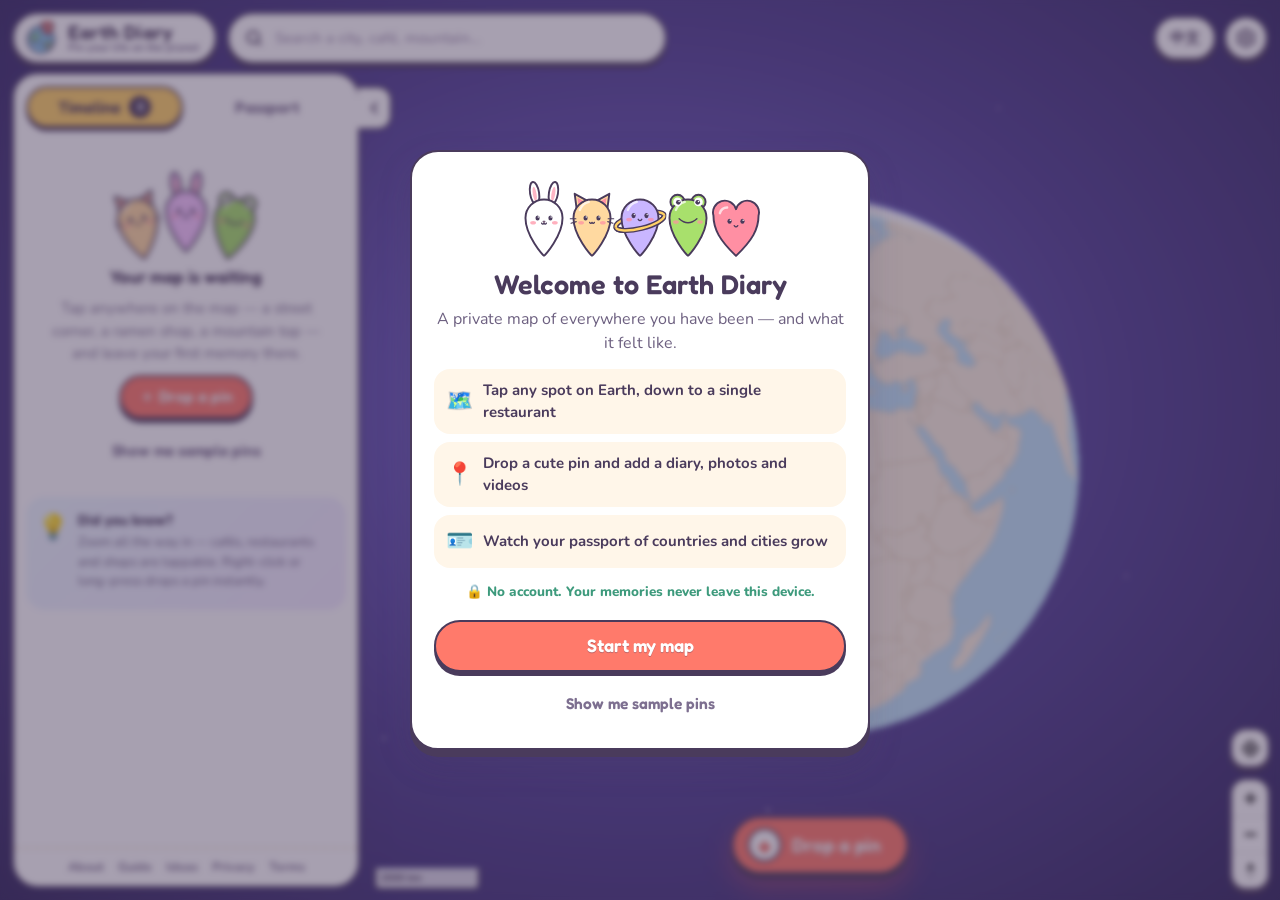
<file: index.html>
<!doctype html>
<html lang="en">
<head>
  <meta charset="utf-8">
  <meta name="viewport" content="width=device-width, initial-scale=1, viewport-fit=cover">
  <title>Earth Diary — pin your memories, photos and videos on a world map</title>
  <meta name="description" content="A free, private world map for your life. Tap any place on Earth — down to a single restaurant — drop a cute animated pin and keep a diary, photos and videos there.">
  <meta name="theme-color" content="#FFF6E9">
  <link rel="canonical" href="https://emmazhao422.github.io/earth-diary/">
  <meta property="og:type" content="website">
  <meta property="og:title" content="Earth Diary — pin your life on the planet">
  <meta property="og:description" content="Drop cute animated pins anywhere on Earth and keep a diary, photos and videos inside each one. Free and private.">
  <meta property="og:url" content="https://emmazhao422.github.io/earth-diary/">
  <meta property="og:image" content="https://emmazhao422.github.io/earth-diary/assets/img/og.jpg">
  <meta name="twitter:card" content="summary_large_image">
  <script type="application/ld+json">
  {"@context":"https://schema.org","@type":"WebApplication","name":"Earth Diary","url":"https://emmazhao422.github.io/earth-diary/",
   "applicationCategory":"TravelApplication","operatingSystem":"Any","browserRequirements":"Requires JavaScript and WebGL",
   "description":"A free, private world map for your life: drop animated pins anywhere on Earth and keep a diary, photos and videos inside each one.",
   "offers":{"@type":"Offer","price":"0","priceCurrency":"USD"},"inLanguage":["en","zh-Hans"]}
  </script>
  <link rel="icon" href="assets/icons/favicon.svg" type="image/svg+xml">
  <link rel="apple-touch-icon" href="assets/icons/icon-192.png">
  <link rel="manifest" href="manifest.webmanifest">
  <link rel="preload" href="assets/fonts/fredoka-latin-wght-normal.woff2" as="font" type="font/woff2" crossorigin>
  <link rel="stylesheet" href="assets/vendor/maplibre-gl.css">
  <link rel="stylesheet" href="assets/css/app.css">
</head>
<body>
  <div id="map" aria-label="World map"></div>

  <header class="topbar">
    <a class="brand" href="./" aria-label="Earth Diary">
      <img src="assets/icons/favicon.svg" alt="" width="34" height="34">
      <span class="brand-text"><b>Earth Diary</b><small data-i18n="app.tagline">Pin your life on the planet</small></span>
    </a>
    <div class="search" role="search">
      <svg viewBox="0 0 24 24" class="search-icon" aria-hidden="true"><circle cx="11" cy="11" r="7"/><path d="M20 20l-3.6-3.6"/></svg>
      <input id="search-input" type="search" autocomplete="off" spellcheck="false" data-i18n-ph="search.placeholder" placeholder="Search a city, café, mountain…" aria-label="Search places">
      <div id="search-results" class="search-results" hidden></div>
    </div>
    <div class="top-actions">
      <button id="btn-lang" class="chip-btn" aria-label="Language">中文</button>
      <button id="btn-settings" class="icon-btn" data-i18n-label="settings.title" aria-label="Settings">
        <svg viewBox="0 0 24 24" aria-hidden="true"><circle cx="12" cy="12" r="3.2"/><path d="M19.4 13.5a7.6 7.6 0 000-3l2-1.5-2-3.4-2.3.9a7.6 7.6 0 00-2.6-1.5L14 2.5h-4l-.5 2.5a7.6 7.6 0 00-2.6 1.5l-2.3-.9-2 3.4 2 1.5a7.6 7.6 0 000 3l-2 1.5 2 3.4 2.3-.9a7.6 7.6 0 002.6 1.5l.5 2.5h4l.5-2.5a7.6 7.6 0 002.6-1.5l2.3.9 2-3.4z"/></svg>
      </button>
    </div>
  </header>

  <aside id="sidebar" class="sidebar" aria-label="Your memories">
    <div class="sheet-grip" id="sheet-grip" aria-hidden="true"><span></span></div>
    <div class="tabs" role="tablist">
      <button class="tab is-active" role="tab" data-tab="timeline"><span data-i18n="tab.timeline">Timeline</span> <em id="count-badge">0</em></button>
      <button class="tab" role="tab" data-tab="passport" data-i18n="tab.passport">Passport</button>
    </div>
    <section id="tab-timeline" class="tab-panel">
      <div class="filter-row">
        <input id="filter-input" type="search" data-i18n-ph="filter.placeholder" placeholder="Filter by word or #tag" aria-label="Filter memories">
      </div>
      <div id="year-chips" class="chips"></div>
      <div id="timeline" class="timeline"></div>
    </section>
    <section id="tab-passport" class="tab-panel" hidden></section>
    <div id="sidebar-ad" class="sidebar-ad" hidden></div>
    <footer class="sidebar-foot">
      <a href="about.html" data-i18n="settings.about">About</a>
      <a href="guide.html" data-i18n="settings.guide">Guide</a>
      <a href="ideas.html" data-i18n="settings.ideas">Ideas</a>
      <a href="privacy.html" data-i18n="settings.privacy">Privacy</a>
      <a href="terms.html" data-i18n="settings.terms">Terms</a>
    </footer>
  </aside>
  <button id="btn-sidebar" class="sidebar-toggle" aria-label="Toggle memories panel">
    <svg viewBox="0 0 24 24" aria-hidden="true"><path d="M15 6l-6 6 6 6"/></svg>
  </button>

  <button id="fab-add" class="fab">
    <span class="fab-plus" aria-hidden="true">+</span><span data-i18n="fab.add">Drop a pin</span>
  </button>
  <div id="placing-bar" class="placing-bar" hidden>
    <span class="placing-dot" aria-hidden="true">📍</span>
    <span data-i18n="placing.hint">Tap the map where it happened</span>
    <button id="placing-photo" class="btn btn-soft btn-sm" data-i18n="placing.photo">Start from a photo</button>
    <button id="placing-here" class="btn btn-soft btn-sm" data-i18n="placing.here">Use my location</button>
    <button id="placing-cancel" class="btn btn-ghost btn-sm" data-i18n="placing.cancel">Cancel</button>
  </div>

  <input id="photo-start" type="file" accept="image/*,video/*" multiple hidden>
  <div id="map-drop" class="map-drop" hidden><span>📷</span><b data-i18n="drop.hint">Drop photos to start a memory</b></div>
  <div id="replay-bar" class="replay-bar" hidden>
    <span class="replay-thumb" id="replay-thumb"></span>
    <span class="replay-text"><b id="replay-title"></b><small id="replay-sub"></small></span>
    <em id="replay-count"></em>
    <button id="replay-stop" class="btn btn-soft btn-sm" data-i18n="replay.stop">Stop</button>
  </div>

  <aside id="drawer" class="drawer" aria-live="polite" hidden></aside>

  <div id="lightbox" class="lightbox" hidden>
    <button class="lb-close" data-lb="close" aria-label="Close">×</button>
    <button class="lb-nav lb-prev" data-lb="prev" aria-label="Previous">‹</button>
    <div class="lb-stage" id="lb-stage"></div>
    <button class="lb-nav lb-next" data-lb="next" aria-label="Next">›</button>
    <div class="lb-count" id="lb-count"></div>
  </div>

  <div id="modal-root"></div>
  <div id="toast-root" class="toast-root" aria-live="polite"></div>

  <noscript>
    <div class="noscript">
      <h1>Earth Diary</h1>
      <p>Earth Diary is an interactive world map where you pin diary entries, photos and videos to real places. It needs JavaScript to run.</p>
      <p><a href="about.html">About</a> · <a href="guide.html">Guide</a> · <a href="privacy.html">Privacy</a></p>
    </div>
  </noscript>

  <script src="assets/js/config.js"></script>
  <script src="assets/vendor/maplibre-gl.js"></script>
  <script src="assets/vendor/fflate.js" defer></script>
  <script type="module" src="assets/js/app.js"></script>
</body>
</html>
</file>
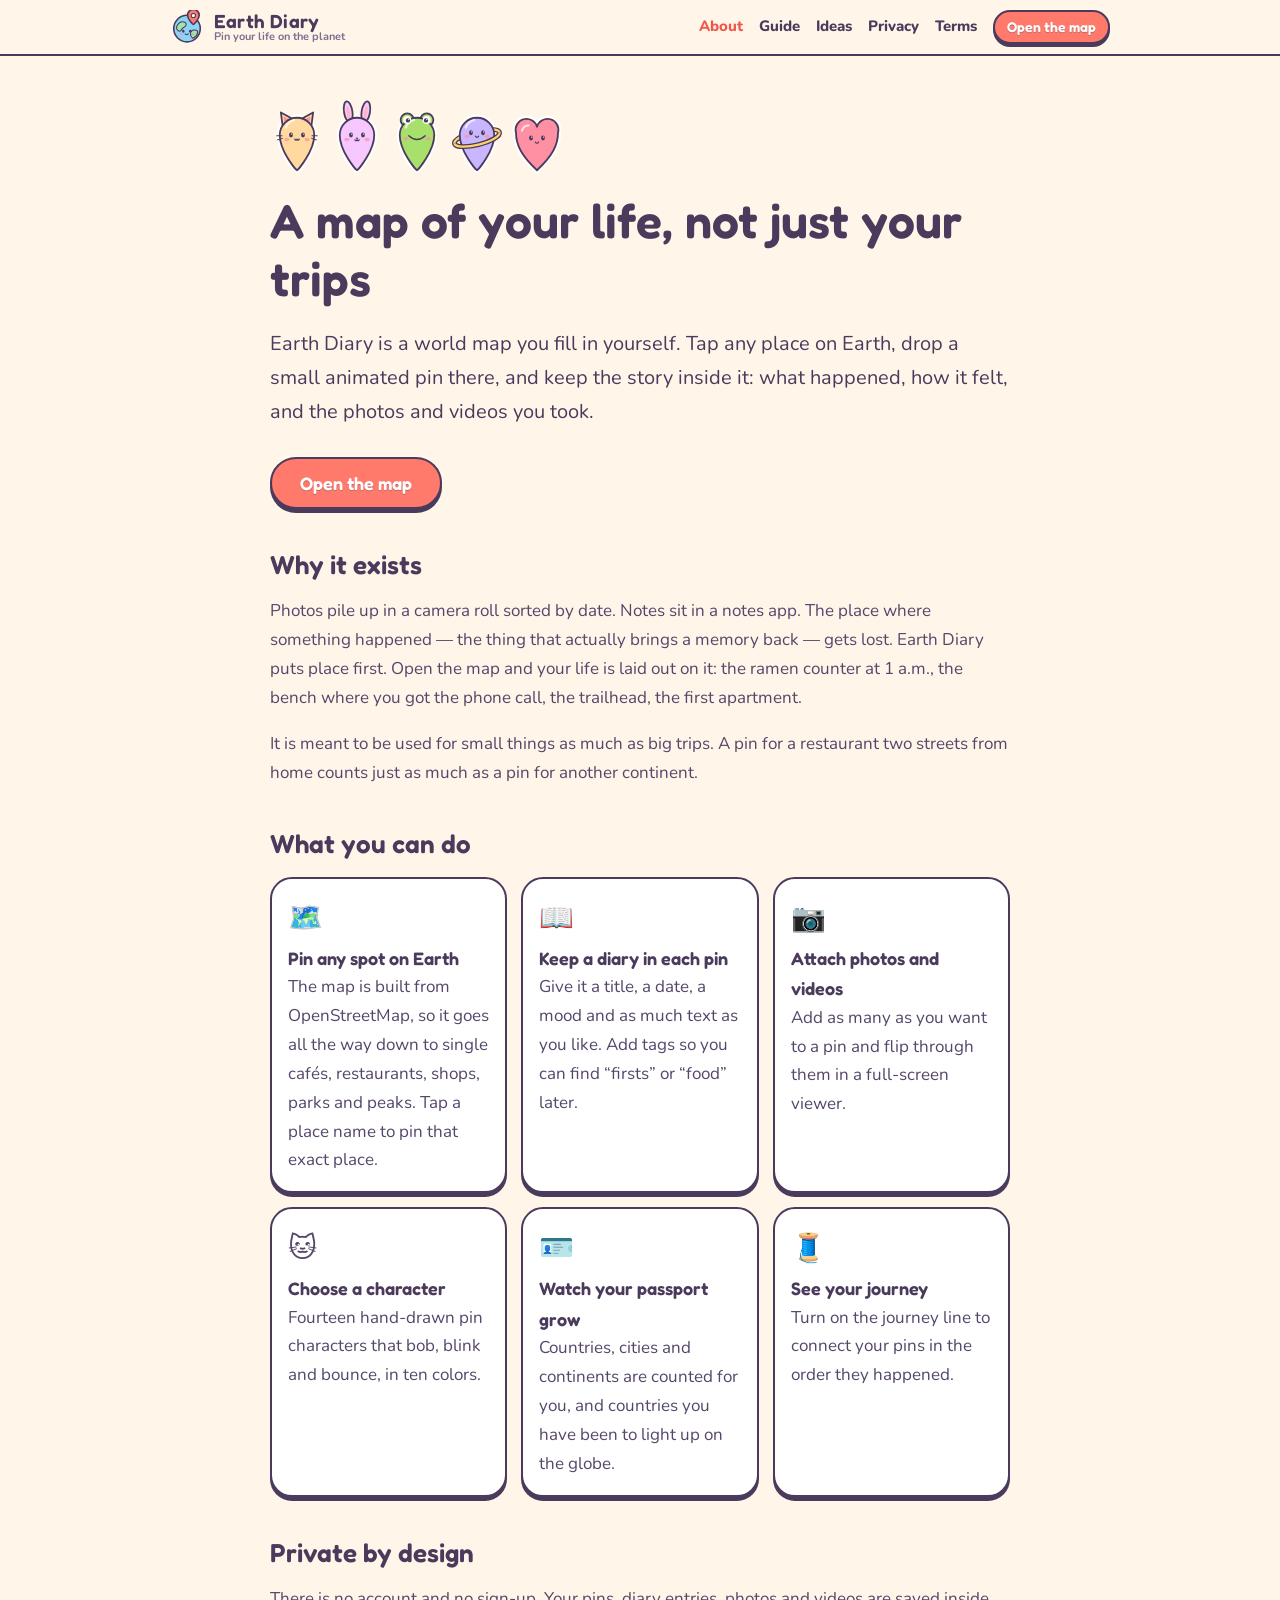
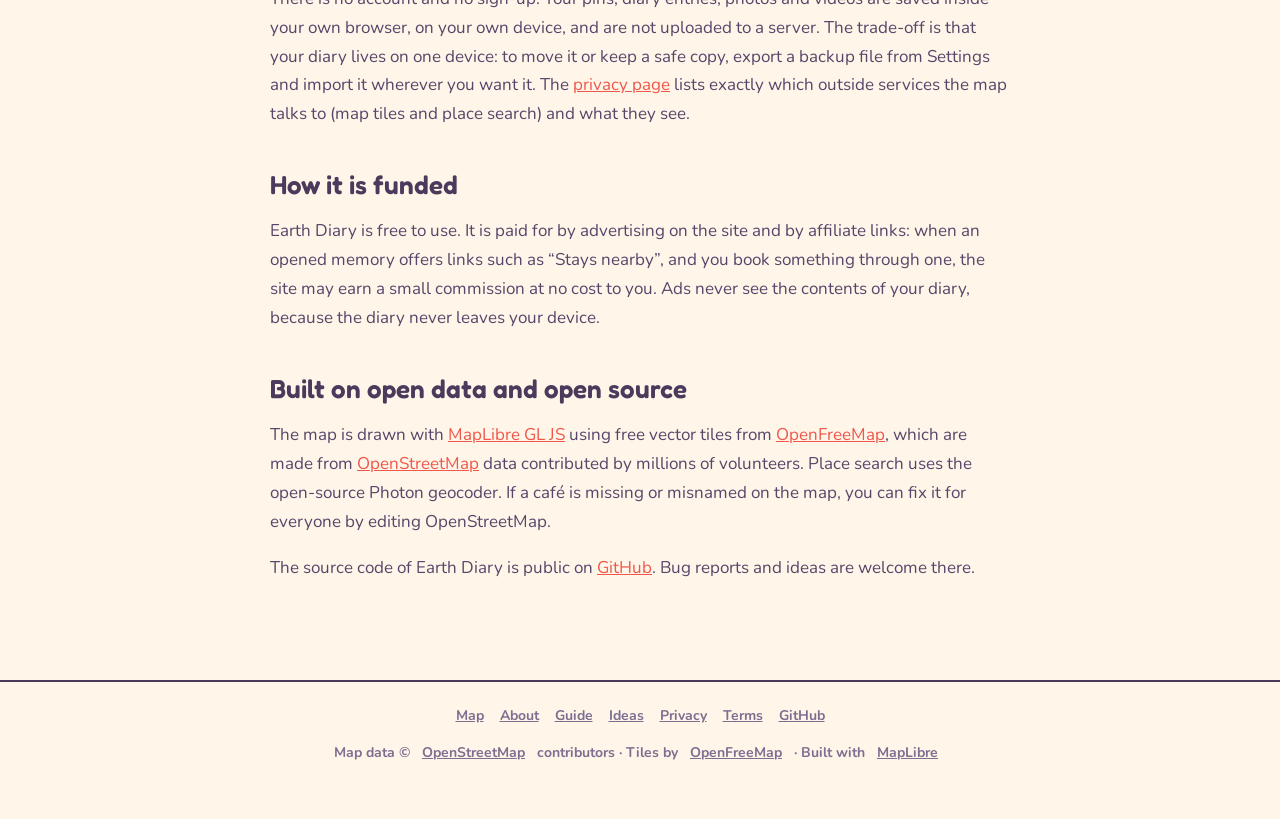
<file: about.html>
<!doctype html>
<html lang="en">
<head>
  <meta charset="utf-8">
  <meta name="viewport" content="width=device-width, initial-scale=1">
  <title>About Earth Diary — a private world map for your memories</title>
  <meta name="description" content="Earth Diary is a free world map where every pin holds a diary entry, photos and videos. Learn what it does, how it stays private and how it is funded.">
  <link rel="canonical" href="https://emmazhao422.github.io/earth-diary/about.html">
  <meta property="og:title" content="About Earth Diary — a private world map for your memories">
  <meta property="og:description" content="Earth Diary is a free world map where every pin holds a diary entry, photos and videos. Learn what it does, how it stays private and how it is funded.">
  <meta property="og:image" content="https://emmazhao422.github.io/earth-diary/assets/img/og.jpg">
  <meta name="theme-color" content="#FFF6E9">
  <link rel="icon" href="assets/icons/favicon.svg" type="image/svg+xml">
  <link rel="stylesheet" href="assets/css/app.css">
  <link rel="stylesheet" href="assets/css/pages.css">
</head>
<body class="page">
  <header class="page-top"><div class="page-top-inner">
    <a class="brand" href="./"><img src="assets/icons/favicon.svg" alt="" width="34" height="34"><span class="brand-text"><b>Earth Diary</b><small>Pin your life on the planet</small></span></a>
    <nav class="page-nav"><a href="about.html" aria-current="page">About</a><a href="guide.html">Guide</a><a href="ideas.html">Ideas</a><a href="privacy.html">Privacy</a><a href="terms.html">Terms</a><a class="btn btn-primary btn-sm" href="./">Open the map</a></nav>
  </div></header>
  <main class="page-main">
    <div class="hero-row" data-pins="cat,bunny:#F7C8FF,frog,planet,heart"></div>
    <h1>A map of your life, not just your trips</h1>
    <p class="lead">Earth Diary is a world map you fill in yourself. Tap any place on Earth, drop a small animated pin there, and keep the story inside it: what happened, how it felt, and the photos and videos you took.</p>
    <p class="cta"><a class="btn btn-primary btn-lg" href="./">Open the map</a></p>

    <h2>Why it exists</h2>
    <p>Photos pile up in a camera roll sorted by date. Notes sit in a notes app. The place where something happened — the thing that actually brings a memory back — gets lost. Earth Diary puts place first. Open the map and your life is laid out on it: the ramen counter at 1 a.m., the bench where you got the phone call, the trailhead, the first apartment.</p>
    <p>It is meant to be used for small things as much as big trips. A pin for a restaurant two streets from home counts just as much as a pin for another continent.</p>

    <h2>What you can do</h2>
    <ul class="cards">
      <li><span>🗺️</span><b>Pin any spot on Earth</b>The map is built from OpenStreetMap, so it goes all the way down to single cafés, restaurants, shops, parks and peaks. Tap a place name to pin that exact place.</li>
      <li><span>📖</span><b>Keep a diary in each pin</b>Give it a title, a date, a mood and as much text as you like. Add tags so you can find “firsts” or “food” later.</li>
      <li><span>📷</span><b>Attach photos and videos</b>Add as many as you want to a pin and flip through them in a full-screen viewer.</li>
      <li><span>🐱</span><b>Choose a character</b>Fourteen hand-drawn pin characters that bob, blink and bounce, in ten colors.</li>
      <li><span>🪪</span><b>Watch your passport grow</b>Countries, cities and continents are counted for you, and countries you have been to light up on the globe.</li>
      <li><span>🧵</span><b>See your journey</b>Turn on the journey line to connect your pins in the order they happened.</li>
    </ul>

    <div data-ad="pages"></div>

    <h2>Private by design</h2>
    <p>There is no account and no sign-up. Your pins, diary entries, photos and videos are saved inside your own browser, on your own device, and are not uploaded to a server. The trade-off is that your diary lives on one device: to move it or keep a safe copy, export a backup file from Settings and import it wherever you want it. The <a href="privacy.html">privacy page</a> lists exactly which outside services the map talks to (map tiles and place search) and what they see.</p>

    <h2>How it is funded</h2>
    <p>Earth Diary is free to use. It is paid for by advertising on the site and by affiliate links: when an opened memory offers links such as “Stays nearby”, and you book something through one, the site may earn a small commission at no cost to you. Ads never see the contents of your diary, because the diary never leaves your device.</p>

    <h2>Built on open data and open source</h2>
    <p>The map is drawn with <a href="https://maplibre.org">MapLibre GL JS</a> using free vector tiles from <a href="https://openfreemap.org">OpenFreeMap</a>, which are made from <a href="https://www.openstreetmap.org/copyright">OpenStreetMap</a> data contributed by millions of volunteers. Place search uses the open-source Photon geocoder. If a café is missing or misnamed on the map, you can fix it for everyone by editing OpenStreetMap.</p>
    <p>The source code of Earth Diary is public on <a href="https://github.com/EmmaZhao422/earth-diary">GitHub</a>. Bug reports and ideas are welcome there.</p>

  </main>
  <footer class="page-foot">
    <a href="./">Map</a><a href="about.html">About</a><a href="guide.html">Guide</a><a href="ideas.html">Ideas</a><a href="privacy.html">Privacy</a><a href="terms.html">Terms</a><a href="https://github.com/EmmaZhao422/earth-diary">GitHub</a>
    <p>Map data © <a href="https://www.openstreetmap.org/copyright">OpenStreetMap</a> contributors · Tiles by <a href="https://openfreemap.org">OpenFreeMap</a> · Built with <a href="https://maplibre.org">MapLibre</a></p>
  </footer>
  <script src="assets/js/config.js"></script>
  <script type="module" src="assets/js/pages.js"></script>
</body>
</html>
</file>
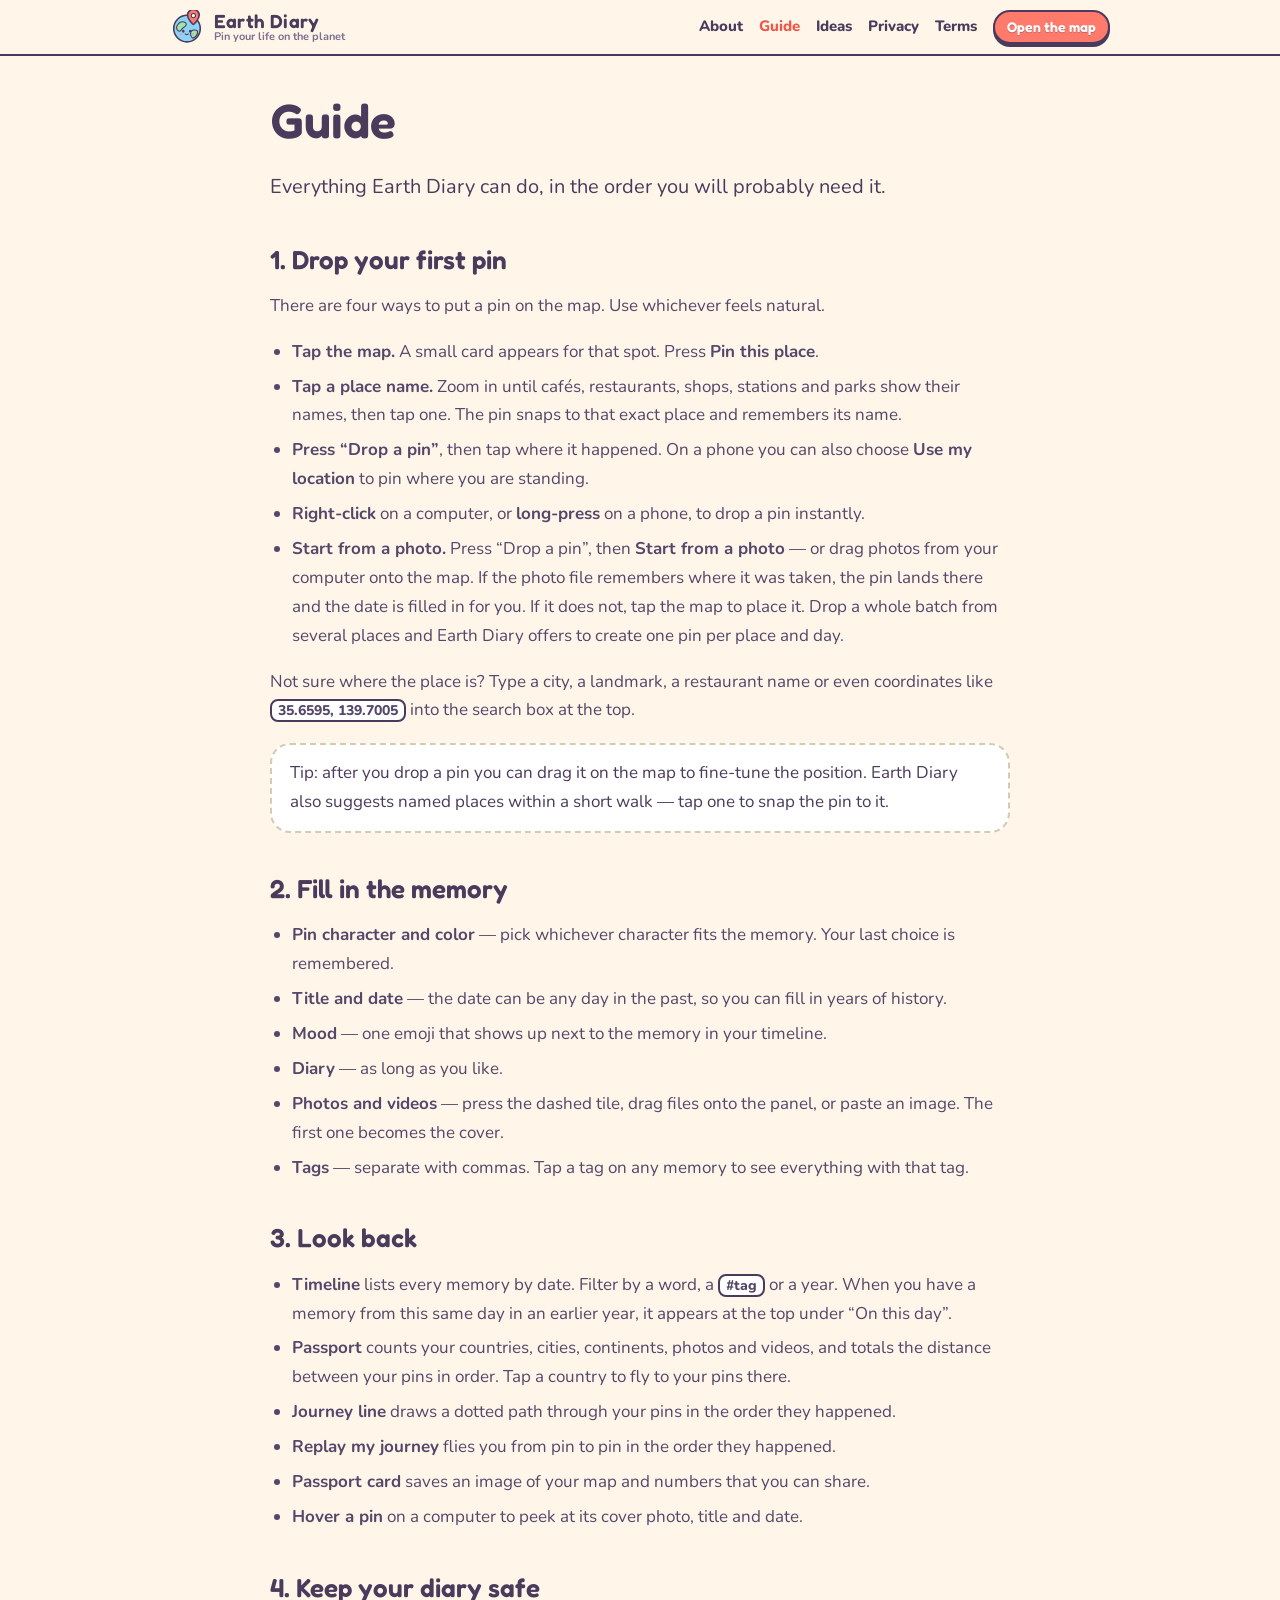
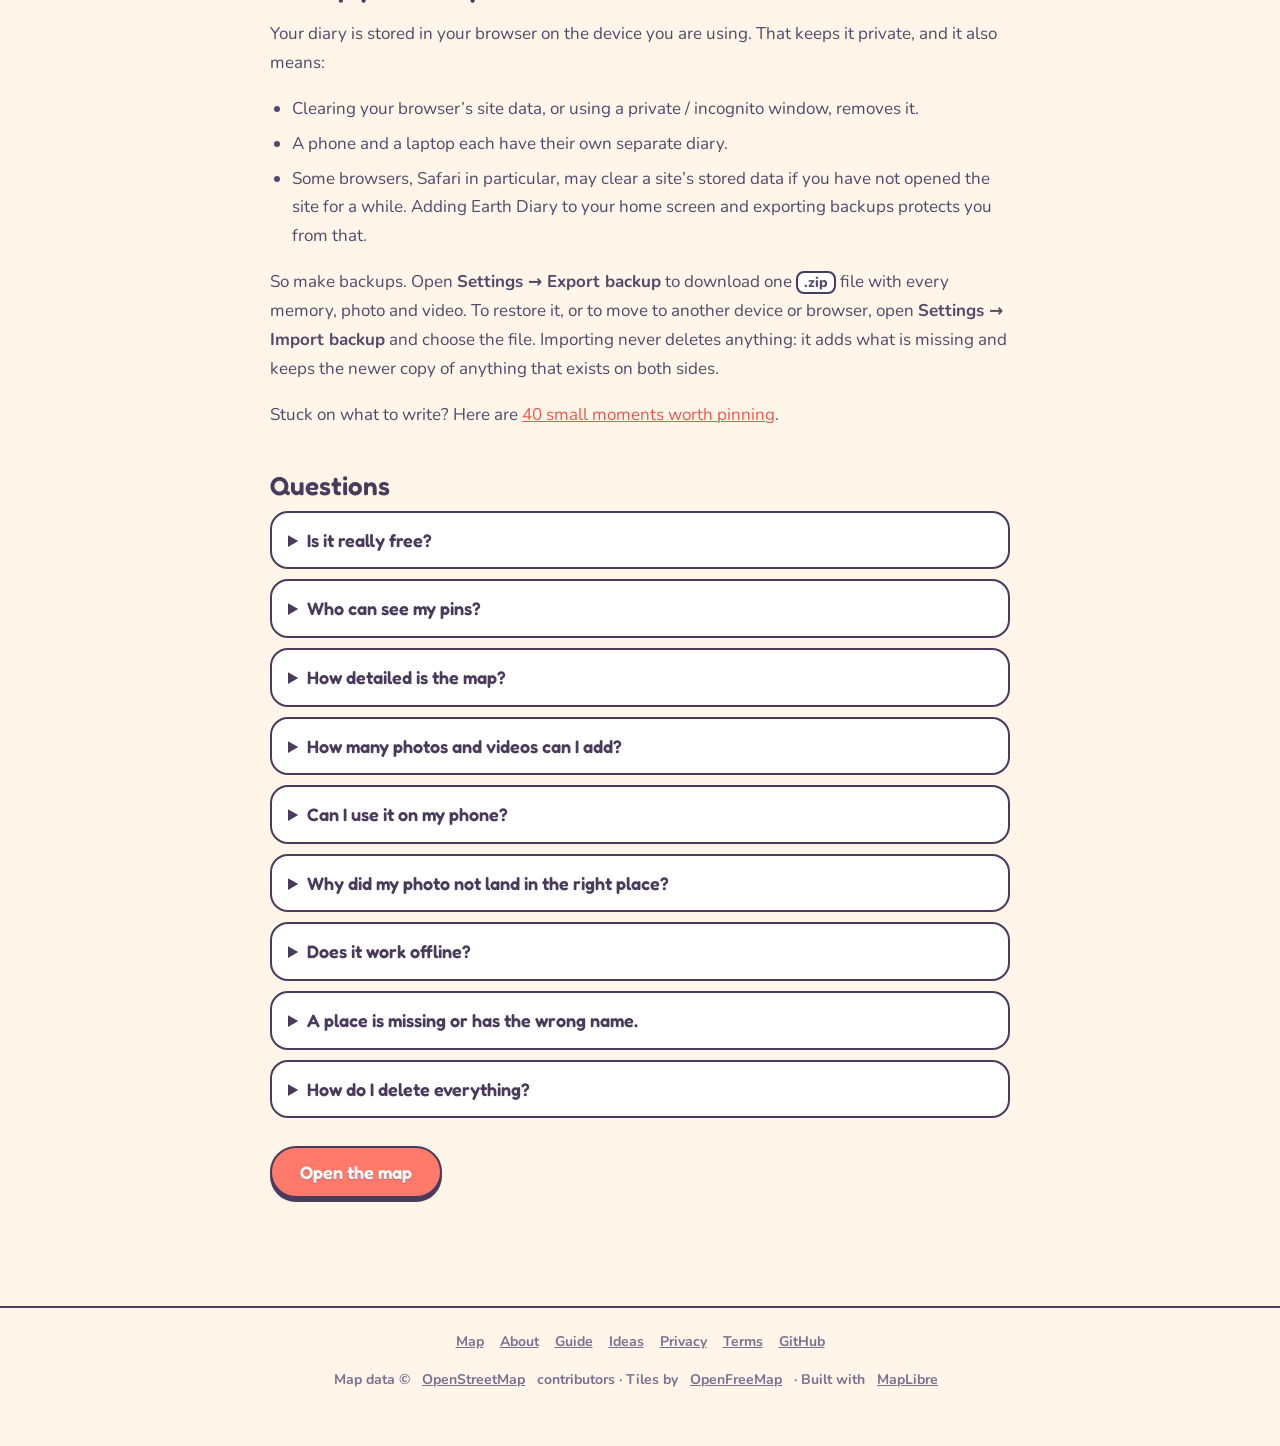
<file: guide.html>
<!doctype html>
<html lang="en">
<head>
  <meta charset="utf-8">
  <meta name="viewport" content="width=device-width, initial-scale=1">
  <title>How to use Earth Diary — guide and FAQ</title>
  <meta name="description" content="Step-by-step guide to Earth Diary: dropping pins on restaurants and other places, adding diary entries, photos and videos, backing up your data, and answers to common questions.">
  <link rel="canonical" href="https://emmazhao422.github.io/earth-diary/guide.html">
  <meta property="og:title" content="How to use Earth Diary — guide and FAQ">
  <meta property="og:description" content="Step-by-step guide to Earth Diary: dropping pins on restaurants and other places, adding diary entries, photos and videos, backing up your data, and answers to common questions.">
  <meta property="og:image" content="https://emmazhao422.github.io/earth-diary/assets/img/og.jpg">
  <meta name="theme-color" content="#FFF6E9">
  <link rel="icon" href="assets/icons/favicon.svg" type="image/svg+xml">
  <link rel="stylesheet" href="assets/css/app.css">
  <link rel="stylesheet" href="assets/css/pages.css">
</head>
<body class="page">
  <header class="page-top"><div class="page-top-inner">
    <a class="brand" href="./"><img src="assets/icons/favicon.svg" alt="" width="34" height="34"><span class="brand-text"><b>Earth Diary</b><small>Pin your life on the planet</small></span></a>
    <nav class="page-nav"><a href="about.html">About</a><a href="guide.html" aria-current="page">Guide</a><a href="ideas.html">Ideas</a><a href="privacy.html">Privacy</a><a href="terms.html">Terms</a><a class="btn btn-primary btn-sm" href="./">Open the map</a></nav>
  </div></header>
  <main class="page-main">
    <h1>Guide</h1>
    <p class="lead">Everything Earth Diary can do, in the order you will probably need it.</p>

    <h2>1. Drop your first pin</h2>
    <p>There are four ways to put a pin on the map. Use whichever feels natural.</p>
    <ul>
      <li><b>Tap the map.</b> A small card appears for that spot. Press <b>Pin this place</b>.</li>
      <li><b>Tap a place name.</b> Zoom in until cafés, restaurants, shops, stations and parks show their names, then tap one. The pin snaps to that exact place and remembers its name.</li>
      <li><b>Press “Drop a pin”</b>, then tap where it happened. On a phone you can also choose <b>Use my location</b> to pin where you are standing.</li>
      <li><b>Right-click</b> on a computer, or <b>long-press</b> on a phone, to drop a pin instantly.</li>
      <li><b>Start from a photo.</b> Press “Drop a pin”, then <b>Start from a photo</b> — or drag photos from your computer onto the map. If the photo file remembers where it was taken, the pin lands there and the date is filled in for you. If it does not, tap the map to place it. Drop a whole batch from several places and Earth Diary offers to create one pin per place and day.</li>
    </ul>
    <p>Not sure where the place is? Type a city, a landmark, a restaurant name or even coordinates like <kbd>35.6595, 139.7005</kbd> into the search box at the top.</p>
    <div class="callout">Tip: after you drop a pin you can drag it on the map to fine-tune the position. Earth Diary also suggests named places within a short walk — tap one to snap the pin to it.</div>

    <h2>2. Fill in the memory</h2>
    <ul>
      <li><b>Pin character and color</b> — pick whichever character fits the memory. Your last choice is remembered.</li>
      <li><b>Title and date</b> — the date can be any day in the past, so you can fill in years of history.</li>
      <li><b>Mood</b> — one emoji that shows up next to the memory in your timeline.</li>
      <li><b>Diary</b> — as long as you like.</li>
      <li><b>Photos and videos</b> — press the dashed tile, drag files onto the panel, or paste an image. The first one becomes the cover.</li>
      <li><b>Tags</b> — separate with commas. Tap a tag on any memory to see everything with that tag.</li>
    </ul>

    <div data-ad="pages"></div>

    <h2>3. Look back</h2>
    <ul>
      <li><b>Timeline</b> lists every memory by date. Filter by a word, a <kbd>#tag</kbd> or a year. When you have a memory from this same day in an earlier year, it appears at the top under “On this day”.</li>
      <li><b>Passport</b> counts your countries, cities, continents, photos and videos, and totals the distance between your pins in order. Tap a country to fly to your pins there.</li>
      <li><b>Journey line</b> draws a dotted path through your pins in the order they happened.</li>
      <li><b>Replay my journey</b> flies you from pin to pin in the order they happened.</li>
      <li><b>Passport card</b> saves an image of your map and numbers that you can share.</li>
      <li><b>Hover a pin</b> on a computer to peek at its cover photo, title and date.</li>
    </ul>

    <h2>4. Keep your diary safe</h2>
    <p>Your diary is stored in your browser on the device you are using. That keeps it private, and it also means:</p>
    <ul>
      <li>Clearing your browser’s site data, or using a private / incognito window, removes it.</li>
      <li>A phone and a laptop each have their own separate diary.</li>
      <li>Some browsers, Safari in particular, may clear a site’s stored data if you have not opened the site for a while. Adding Earth Diary to your home screen and exporting backups protects you from that.</li>
    </ul>
    <p>So make backups. Open <b>Settings → Export backup</b> to download one <kbd>.zip</kbd> file with every memory, photo and video. To restore it, or to move to another device or browser, open <b>Settings → Import backup</b> and choose the file. Importing never deletes anything: it adds what is missing and keeps the newer copy of anything that exists on both sides.</p>

    <p>Stuck on what to write? Here are <a href="ideas.html">40 small moments worth pinning</a>.</p>

    <h2>Questions</h2>
    <details><summary>Is it really free?</summary><p>Yes. The site is supported by ads and affiliate links instead of a subscription.</p></details>
    <details><summary>Who can see my pins?</summary><p>Only you. Nothing you write or attach is uploaded. The <a href="privacy.html">privacy page</a> explains what the map itself needs to load from the internet.</p></details>
    <details><summary>How detailed is the map?</summary><p>It uses OpenStreetMap data, which in most cities includes individual restaurants, cafés, bars, shops, hotels, museums, bus stops and footpaths. Coverage depends on local volunteers, so some regions are more complete than others.</p></details>
    <details><summary>How many photos and videos can I add?</summary><p>There is no fixed limit in Earth Diary; the limit is the storage your browser allows this site on your device. Settings shows how much is in use. To make that space last, large photos are saved at up to 2560 pixels on the long side — still sharp on any screen. If you would rather keep untouched originals, turn off “Shrink large photos” in Settings. Videos are stored as they are, so trim long ones first if space is tight.</p></details>
    <details><summary>Can I use it on my phone?</summary><p>Yes. It works in the browser on phones and tablets, and you can add it to your home screen from the browser’s share menu so it opens like an app.</p></details>
    <details><summary>Why did my photo not land in the right place?</summary><p>“Start from a photo” reads the location saved inside JPEG files. Many apps and phones remove that information when you share or upload a photo, and screenshots never have it. When there is no location in the file, Earth Diary asks you to tap the map instead.</p></details>
    <details><summary>Does it work offline?</summary><p>The app itself opens offline after your first visit and your pins and diary are available. Map imagery and place search need a connection.</p></details>
    <details><summary>A place is missing or has the wrong name.</summary><p>You can still pin the spot and type any name you want. To correct the map for everyone, edit the place on <a href="https://www.openstreetmap.org">OpenStreetMap</a>; changes reach the map after a while.</p></details>
    <details><summary>How do I delete everything?</summary><p>Settings → Delete everything removes all pins, diary entries, photos and videos from the device.</p></details>
    <p class="cta"><a class="btn btn-primary btn-lg" href="./">Open the map</a></p>

  </main>
  <footer class="page-foot">
    <a href="./">Map</a><a href="about.html">About</a><a href="guide.html">Guide</a><a href="ideas.html">Ideas</a><a href="privacy.html">Privacy</a><a href="terms.html">Terms</a><a href="https://github.com/EmmaZhao422/earth-diary">GitHub</a>
    <p>Map data © <a href="https://www.openstreetmap.org/copyright">OpenStreetMap</a> contributors · Tiles by <a href="https://openfreemap.org">OpenFreeMap</a> · Built with <a href="https://maplibre.org">MapLibre</a></p>
  </footer>
  <script src="assets/js/config.js"></script>
  <script type="module" src="assets/js/pages.js"></script>
</body>
</html>
</file>
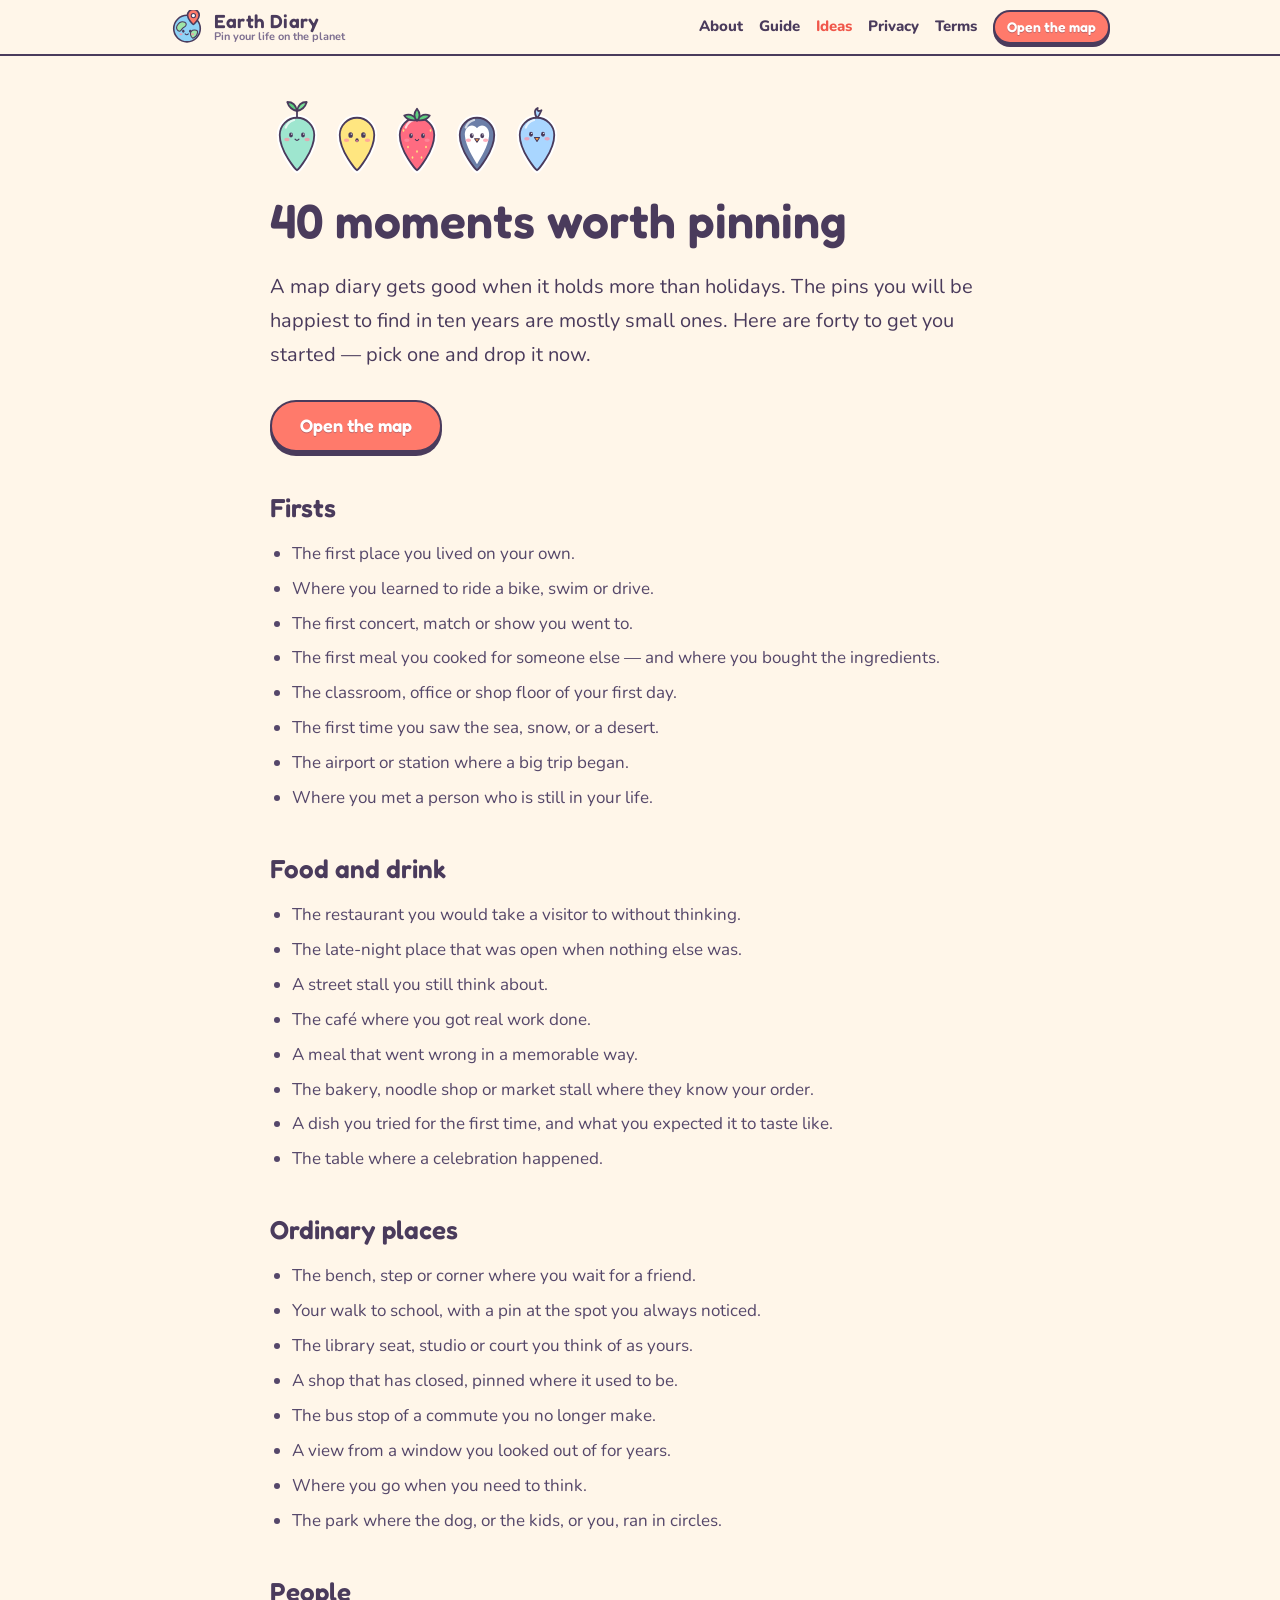
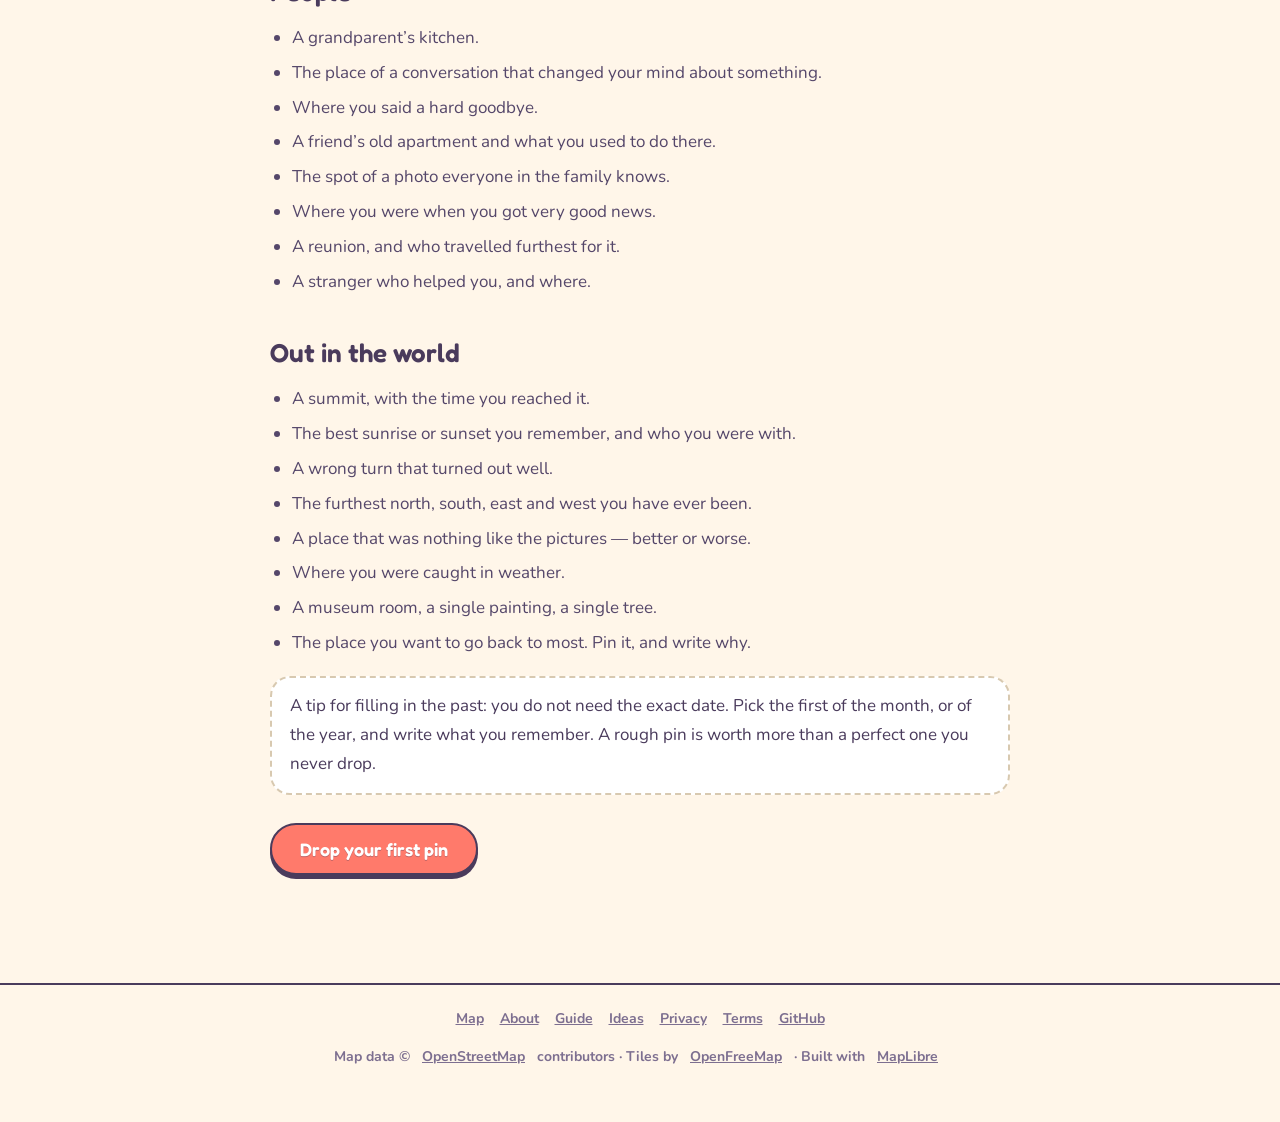
<file: ideas.html>
<!doctype html>
<html lang="en">
<head>
  <meta charset="utf-8">
  <meta name="viewport" content="width=device-width, initial-scale=1">
  <title>40 moments worth pinning — ideas for your Earth Diary</title>
  <meta name="description" content="Forty prompts for a map diary: the small places and ordinary days that are worth a pin, not just the big trips.">
  <link rel="canonical" href="https://emmazhao422.github.io/earth-diary/ideas.html">
  <meta property="og:title" content="40 moments worth pinning — ideas for your Earth Diary">
  <meta property="og:description" content="Forty prompts for a map diary: the small places and ordinary days that are worth a pin, not just the big trips.">
  <meta property="og:image" content="https://emmazhao422.github.io/earth-diary/assets/img/og.jpg">
  <meta name="theme-color" content="#FFF6E9">
  <link rel="icon" href="assets/icons/favicon.svg" type="image/svg+xml">
  <link rel="stylesheet" href="assets/css/app.css">
  <link rel="stylesheet" href="assets/css/pages.css">
</head>
<body class="page">
  <header class="page-top"><div class="page-top-inner">
    <a class="brand" href="./"><img src="assets/icons/favicon.svg" alt="" width="34" height="34"><span class="brand-text"><b>Earth Diary</b><small>Pin your life on the planet</small></span></a>
    <nav class="page-nav"><a href="about.html">About</a><a href="guide.html">Guide</a><a href="ideas.html" aria-current="page">Ideas</a><a href="privacy.html">Privacy</a><a href="terms.html">Terms</a><a class="btn btn-primary btn-sm" href="./">Open the map</a></nav>
  </div></header>
  <main class="page-main">
    <div class="hero-row" data-pins="sprout,mochi:#FFE680,strawberry,penguin,chick:#A9D6FF"></div>
    <h1>40 moments worth pinning</h1>
    <p class="lead">A map diary gets good when it holds more than holidays. The pins you will be happiest to find in ten years are mostly small ones. Here are forty to get you started — pick one and drop it now.</p>
    <p class="cta"><a class="btn btn-primary btn-lg" href="./">Open the map</a></p>

    <h2>Firsts</h2>
    <ul>
      <li>The first place you lived on your own.</li>
      <li>Where you learned to ride a bike, swim or drive.</li>
      <li>The first concert, match or show you went to.</li>
      <li>The first meal you cooked for someone else — and where you bought the ingredients.</li>
      <li>The classroom, office or shop floor of your first day.</li>
      <li>The first time you saw the sea, snow, or a desert.</li>
      <li>The airport or station where a big trip began.</li>
      <li>Where you met a person who is still in your life.</li>
    </ul>

    <h2>Food and drink</h2>
    <ul>
      <li>The restaurant you would take a visitor to without thinking.</li>
      <li>The late-night place that was open when nothing else was.</li>
      <li>A street stall you still think about.</li>
      <li>The café where you got real work done.</li>
      <li>A meal that went wrong in a memorable way.</li>
      <li>The bakery, noodle shop or market stall where they know your order.</li>
      <li>A dish you tried for the first time, and what you expected it to taste like.</li>
      <li>The table where a celebration happened.</li>
    </ul>

    <div data-ad="pages"></div>

    <h2>Ordinary places</h2>
    <ul>
      <li>The bench, step or corner where you wait for a friend.</li>
      <li>Your walk to school, with a pin at the spot you always noticed.</li>
      <li>The library seat, studio or court you think of as yours.</li>
      <li>A shop that has closed, pinned where it used to be.</li>
      <li>The bus stop of a commute you no longer make.</li>
      <li>A view from a window you looked out of for years.</li>
      <li>Where you go when you need to think.</li>
      <li>The park where the dog, or the kids, or you, ran in circles.</li>
    </ul>

    <h2>People</h2>
    <ul>
      <li>A grandparent’s kitchen.</li>
      <li>The place of a conversation that changed your mind about something.</li>
      <li>Where you said a hard goodbye.</li>
      <li>A friend’s old apartment and what you used to do there.</li>
      <li>The spot of a photo everyone in the family knows.</li>
      <li>Where you were when you got very good news.</li>
      <li>A reunion, and who travelled furthest for it.</li>
      <li>A stranger who helped you, and where.</li>
    </ul>

    <h2>Out in the world</h2>
    <ul>
      <li>A summit, with the time you reached it.</li>
      <li>The best sunrise or sunset you remember, and who you were with.</li>
      <li>A wrong turn that turned out well.</li>
      <li>The furthest north, south, east and west you have ever been.</li>
      <li>A place that was nothing like the pictures — better or worse.</li>
      <li>Where you were caught in weather.</li>
      <li>A museum room, a single painting, a single tree.</li>
      <li>The place you want to go back to most. Pin it, and write why.</li>
    </ul>

    <div class="callout">A tip for filling in the past: you do not need the exact date. Pick the first of the month, or of the year, and write what you remember. A rough pin is worth more than a perfect one you never drop.</div>
    <p class="cta"><a class="btn btn-primary btn-lg" href="./">Drop your first pin</a></p>
  </main>
  <footer class="page-foot">
    <a href="./">Map</a><a href="about.html">About</a><a href="guide.html">Guide</a><a href="ideas.html">Ideas</a><a href="privacy.html">Privacy</a><a href="terms.html">Terms</a><a href="https://github.com/EmmaZhao422/earth-diary">GitHub</a>
    <p>Map data © <a href="https://www.openstreetmap.org/copyright">OpenStreetMap</a> contributors · Tiles by <a href="https://openfreemap.org">OpenFreeMap</a> · Built with <a href="https://maplibre.org">MapLibre</a></p>
  </footer>
  <script src="assets/js/config.js"></script>
  <script type="module" src="assets/js/pages.js"></script>
</body>
</html>
</file>
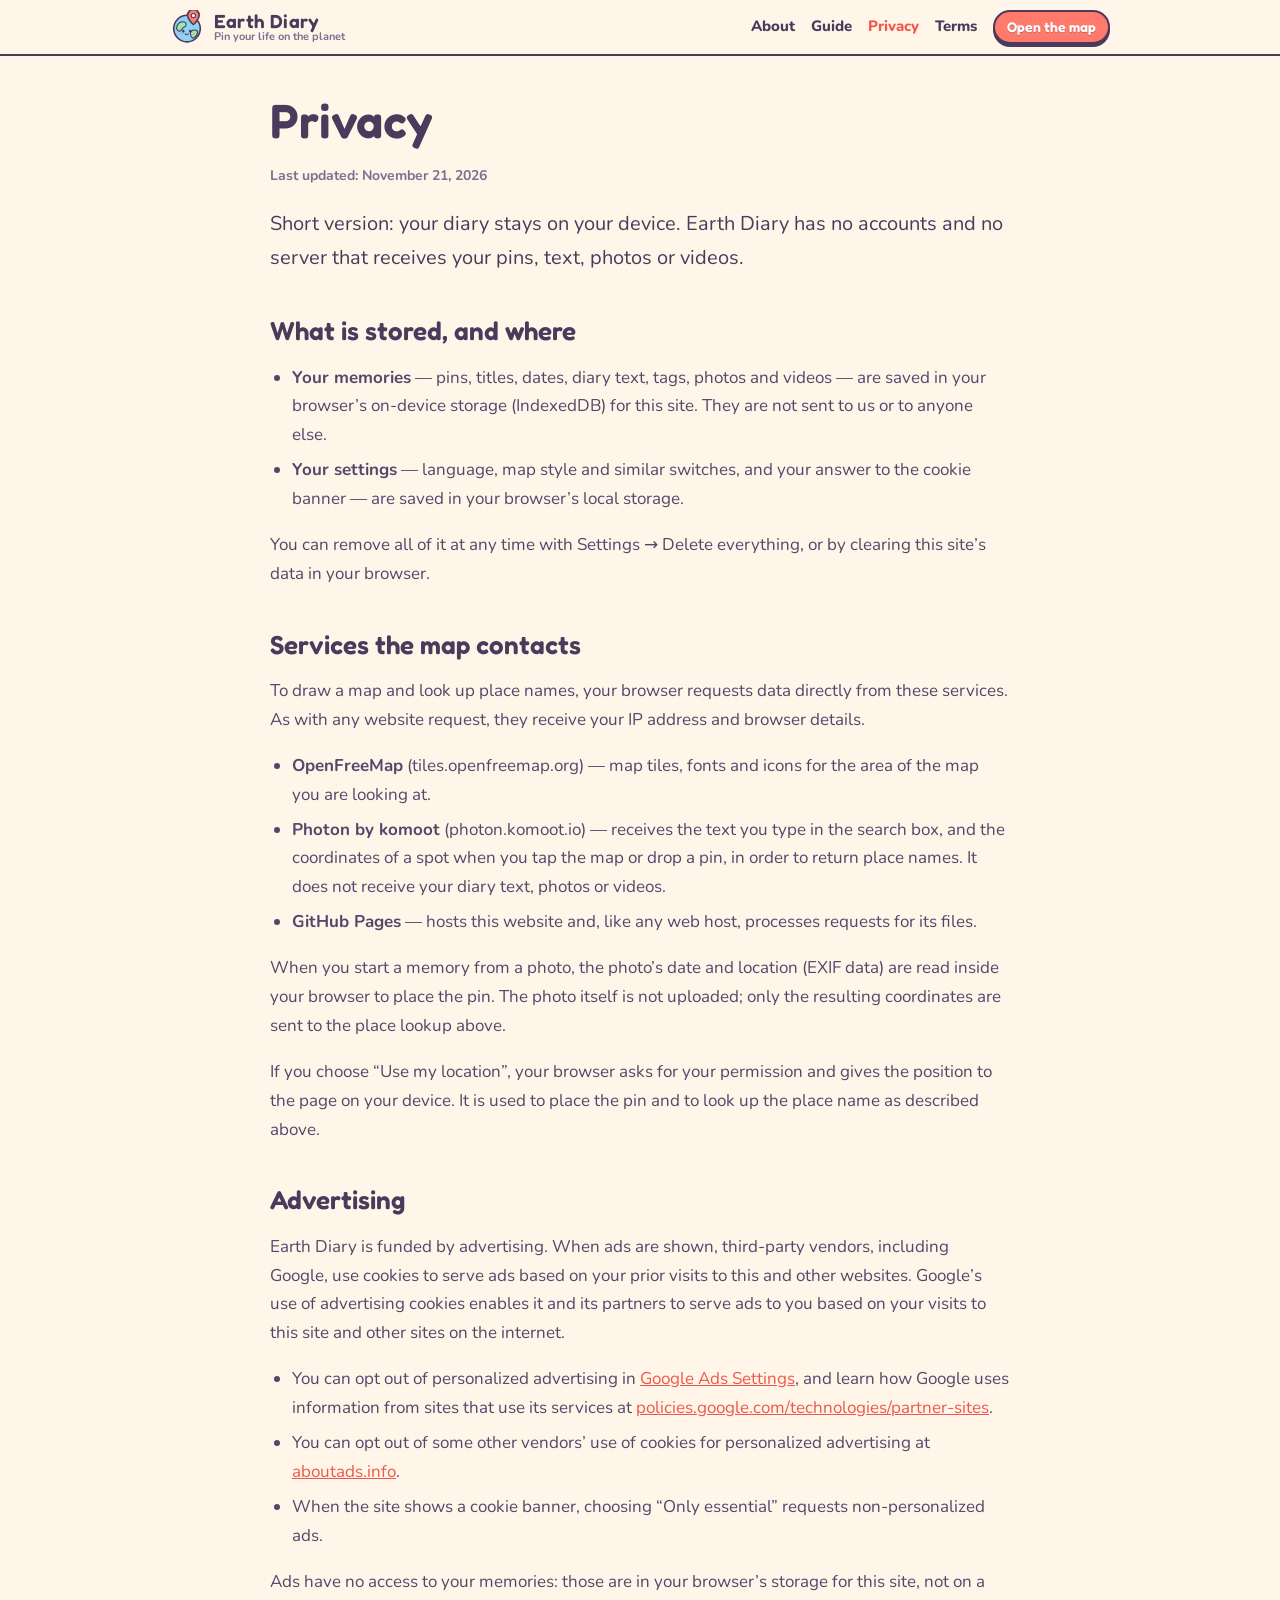
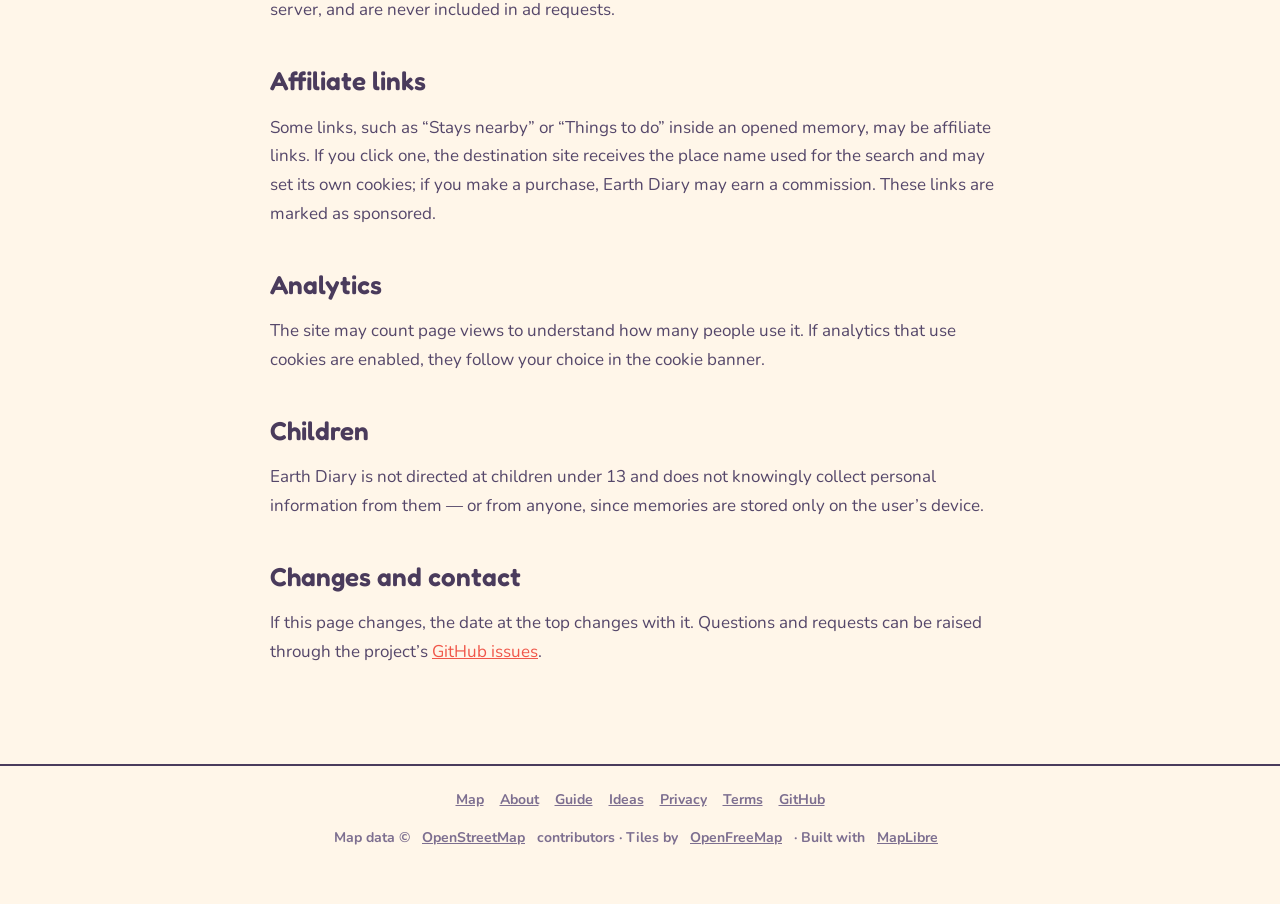
<file: privacy.html>
<!doctype html>
<html lang="en">
<head>
  <meta charset="utf-8">
  <meta name="viewport" content="width=device-width, initial-scale=1">
  <title>Privacy — Earth Diary</title>
  <meta name="description" content="What Earth Diary stores, what stays on your device, and which outside services the map contacts.">
  <link rel="canonical" href="https://emmazhao422.github.io/earth-diary/privacy.html">
  <meta property="og:title" content="Privacy — Earth Diary">
  <meta property="og:description" content="What Earth Diary stores, what stays on your device, and which outside services the map contacts.">
  <meta property="og:image" content="https://emmazhao422.github.io/earth-diary/assets/img/og.jpg">
  <meta name="theme-color" content="#FFF6E9">
  <link rel="icon" href="assets/icons/favicon.svg" type="image/svg+xml">
  <link rel="stylesheet" href="assets/css/app.css">
  <link rel="stylesheet" href="assets/css/pages.css">
</head>
<body class="page">
  <header class="page-top"><div class="page-top-inner">
    <a class="brand" href="./"><img src="assets/icons/favicon.svg" alt="" width="34" height="34"><span class="brand-text"><b>Earth Diary</b><small>Pin your life on the planet</small></span></a>
    <nav class="page-nav"><a href="about.html">About</a><a href="guide.html">Guide</a><a href="privacy.html" aria-current="page">Privacy</a><a href="terms.html">Terms</a><a class="btn btn-primary btn-sm" href="./">Open the map</a></nav>
  </div></header>
  <main class="page-main">
    <h1>Privacy</h1>
    <p class="updated">Last updated: November 21, 2026</p>
    <p class="lead">Short version: your diary stays on your device. Earth Diary has no accounts and no server that receives your pins, text, photos or videos.</p>

    <h2>What is stored, and where</h2>
    <ul>
      <li><b>Your memories</b> — pins, titles, dates, diary text, tags, photos and videos — are saved in your browser’s on-device storage (IndexedDB) for this site. They are not sent to us or to anyone else.</li>
      <li><b>Your settings</b> — language, map style and similar switches, and your answer to the cookie banner — are saved in your browser’s local storage.</li>
    </ul>
    <p>You can remove all of it at any time with Settings → Delete everything, or by clearing this site’s data in your browser.</p>

    <h2>Services the map contacts</h2>
    <p>To draw a map and look up place names, your browser requests data directly from these services. As with any website request, they receive your IP address and browser details.</p>
    <ul>
      <li><b>OpenFreeMap</b> (tiles.openfreemap.org) — map tiles, fonts and icons for the area of the map you are looking at.</li>
      <li><b>Photon by komoot</b> (photon.komoot.io) — receives the text you type in the search box, and the coordinates of a spot when you tap the map or drop a pin, in order to return place names. It does not receive your diary text, photos or videos.</li>
      <li><b>GitHub Pages</b> — hosts this website and, like any web host, processes requests for its files.</li>
    </ul>
    <p>When you start a memory from a photo, the photo’s date and location (EXIF data) are read inside your browser to place the pin. The photo itself is not uploaded; only the resulting coordinates are sent to the place lookup above.</p>
    <p>If you choose “Use my location”, your browser asks for your permission and gives the position to the page on your device. It is used to place the pin and to look up the place name as described above.</p>

    <h2>Advertising</h2>
    <p>Earth Diary is funded by advertising. When ads are shown, third-party vendors, including Google, use cookies to serve ads based on your prior visits to this and other websites. Google’s use of advertising cookies enables it and its partners to serve ads to you based on your visits to this site and other sites on the internet.</p>
    <ul>
      <li>You can opt out of personalized advertising in <a href="https://www.google.com/settings/ads">Google Ads Settings</a>, and learn how Google uses information from sites that use its services at <a href="https://policies.google.com/technologies/partner-sites">policies.google.com/technologies/partner-sites</a>.</li>
      <li>You can opt out of some other vendors’ use of cookies for personalized advertising at <a href="https://www.aboutads.info">aboutads.info</a>.</li>
      <li>When the site shows a cookie banner, choosing “Only essential” requests non-personalized ads.</li>
    </ul>
    <p>Ads have no access to your memories: those are in your browser’s storage for this site, not on a server, and are never included in ad requests.</p>

    <h2>Affiliate links</h2>
    <p>Some links, such as “Stays nearby” or “Things to do” inside an opened memory, may be affiliate links. If you click one, the destination site receives the place name used for the search and may set its own cookies; if you make a purchase, Earth Diary may earn a commission. These links are marked as sponsored.</p>

    <h2>Analytics</h2>
    <p>The site may count page views to understand how many people use it. If analytics that use cookies are enabled, they follow your choice in the cookie banner.</p>

    <h2>Children</h2>
    <p>Earth Diary is not directed at children under 13 and does not knowingly collect personal information from them — or from anyone, since memories are stored only on the user’s device.</p>

    <h2>Changes and contact</h2>
    <p>If this page changes, the date at the top changes with it. Questions and requests can be raised through the project’s <a href="https://github.com/EmmaZhao422/earth-diary/issues">GitHub issues</a>.</p>

  </main>
  <footer class="page-foot">
    <a href="./">Map</a><a href="about.html">About</a><a href="guide.html">Guide</a><a href="ideas.html">Ideas</a><a href="privacy.html">Privacy</a><a href="terms.html">Terms</a><a href="https://github.com/EmmaZhao422/earth-diary">GitHub</a>
    <p>Map data © <a href="https://www.openstreetmap.org/copyright">OpenStreetMap</a> contributors · Tiles by <a href="https://openfreemap.org">OpenFreeMap</a> · Built with <a href="https://maplibre.org">MapLibre</a></p>
  </footer>
  <script src="assets/js/config.js"></script>
  <script type="module" src="assets/js/pages.js"></script>
</body>
</html>
</file>
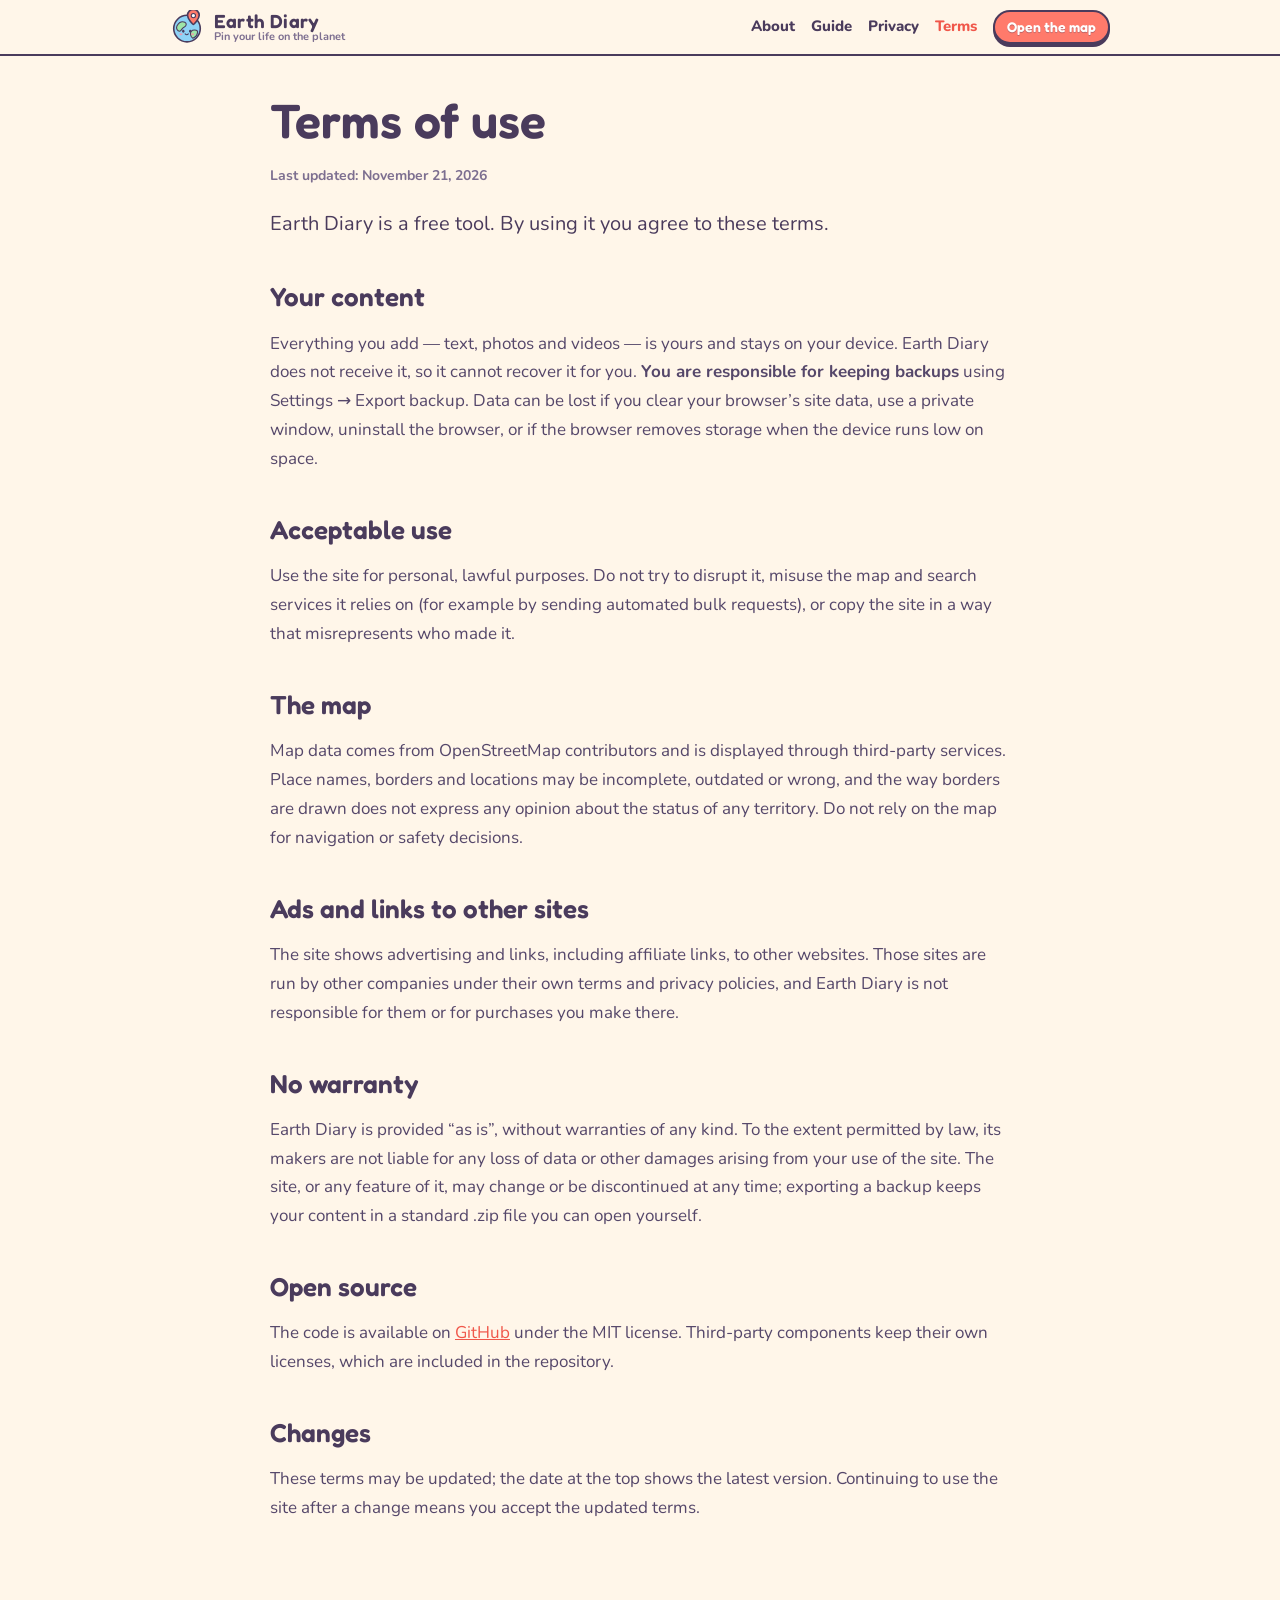
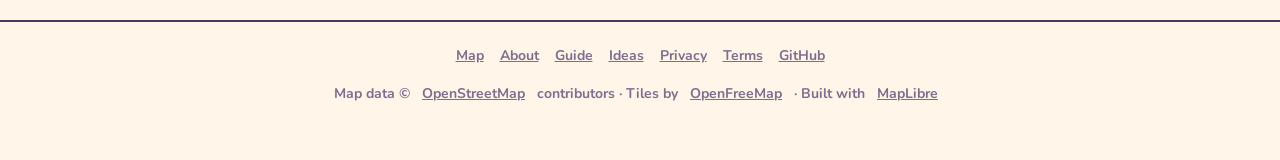
<file: terms.html>
<!doctype html>
<html lang="en">
<head>
  <meta charset="utf-8">
  <meta name="viewport" content="width=device-width, initial-scale=1">
  <title>Terms of use — Earth Diary</title>
  <meta name="description" content="The terms for using Earth Diary, a free on-device world map diary.">
  <link rel="canonical" href="https://emmazhao422.github.io/earth-diary/terms.html">
  <meta property="og:title" content="Terms of use — Earth Diary">
  <meta property="og:description" content="The terms for using Earth Diary, a free on-device world map diary.">
  <meta property="og:image" content="https://emmazhao422.github.io/earth-diary/assets/img/og.jpg">
  <meta name="theme-color" content="#FFF6E9">
  <link rel="icon" href="assets/icons/favicon.svg" type="image/svg+xml">
  <link rel="stylesheet" href="assets/css/app.css">
  <link rel="stylesheet" href="assets/css/pages.css">
</head>
<body class="page">
  <header class="page-top"><div class="page-top-inner">
    <a class="brand" href="./"><img src="assets/icons/favicon.svg" alt="" width="34" height="34"><span class="brand-text"><b>Earth Diary</b><small>Pin your life on the planet</small></span></a>
    <nav class="page-nav"><a href="about.html">About</a><a href="guide.html">Guide</a><a href="privacy.html">Privacy</a><a href="terms.html" aria-current="page">Terms</a><a class="btn btn-primary btn-sm" href="./">Open the map</a></nav>
  </div></header>
  <main class="page-main">
    <h1>Terms of use</h1>
    <p class="updated">Last updated: November 21, 2026</p>
    <p class="lead">Earth Diary is a free tool. By using it you agree to these terms.</p>

    <h2>Your content</h2>
    <p>Everything you add — text, photos and videos — is yours and stays on your device. Earth Diary does not receive it, so it cannot recover it for you. <b>You are responsible for keeping backups</b> using Settings → Export backup. Data can be lost if you clear your browser’s site data, use a private window, uninstall the browser, or if the browser removes storage when the device runs low on space.</p>

    <h2>Acceptable use</h2>
    <p>Use the site for personal, lawful purposes. Do not try to disrupt it, misuse the map and search services it relies on (for example by sending automated bulk requests), or copy the site in a way that misrepresents who made it.</p>

    <h2>The map</h2>
    <p>Map data comes from OpenStreetMap contributors and is displayed through third-party services. Place names, borders and locations may be incomplete, outdated or wrong, and the way borders are drawn does not express any opinion about the status of any territory. Do not rely on the map for navigation or safety decisions.</p>

    <h2>Ads and links to other sites</h2>
    <p>The site shows advertising and links, including affiliate links, to other websites. Those sites are run by other companies under their own terms and privacy policies, and Earth Diary is not responsible for them or for purchases you make there.</p>

    <h2>No warranty</h2>
    <p>Earth Diary is provided “as is”, without warranties of any kind. To the extent permitted by law, its makers are not liable for any loss of data or other damages arising from your use of the site. The site, or any feature of it, may change or be discontinued at any time; exporting a backup keeps your content in a standard .zip file you can open yourself.</p>

    <h2>Open source</h2>
    <p>The code is available on <a href="https://github.com/EmmaZhao422/earth-diary">GitHub</a> under the MIT license. Third-party components keep their own licenses, which are included in the repository.</p>

    <h2>Changes</h2>
    <p>These terms may be updated; the date at the top shows the latest version. Continuing to use the site after a change means you accept the updated terms.</p>

  </main>
  <footer class="page-foot">
    <a href="./">Map</a><a href="about.html">About</a><a href="guide.html">Guide</a><a href="ideas.html">Ideas</a><a href="privacy.html">Privacy</a><a href="terms.html">Terms</a><a href="https://github.com/EmmaZhao422/earth-diary">GitHub</a>
    <p>Map data © <a href="https://www.openstreetmap.org/copyright">OpenStreetMap</a> contributors · Tiles by <a href="https://openfreemap.org">OpenFreeMap</a> · Built with <a href="https://maplibre.org">MapLibre</a></p>
  </footer>
  <script src="assets/js/config.js"></script>
  <script type="module" src="assets/js/pages.js"></script>
</body>
</html>
</file>
<file: assets/vendor/maplibre-gl.css>
.maplibregl-map{font:12px/20px Helvetica Neue,Arial,Helvetica,sans-serif;overflow:hidden;position:relative;-webkit-tap-highlight-color:rgb(0 0 0/0)}.maplibregl-canvas{left:0;position:absolute;top:0}.maplibregl-map:fullscreen{height:100%;width:100%}.maplibregl-ctrl-group button.maplibregl-ctrl-compass{touch-action:none}.maplibregl-canvas-container.maplibregl-interactive,.maplibregl-ctrl-group button.maplibregl-ctrl-compass{cursor:grab;-webkit-user-select:none;-moz-user-select:none;user-select:none}.maplibregl-canvas-container.maplibregl-interactive.maplibregl-track-pointer{cursor:pointer}.maplibregl-canvas-container.maplibregl-interactive:active,.maplibregl-ctrl-group button.maplibregl-ctrl-compass:active{cursor:grabbing}.maplibregl-canvas-container.maplibregl-touch-zoom-rotate,.maplibregl-canvas-container.maplibregl-touch-zoom-rotate .maplibregl-canvas{touch-action:pan-x pan-y}.maplibregl-canvas-container.maplibregl-touch-drag-pan,.maplibregl-canvas-container.maplibregl-touch-drag-pan .maplibregl-canvas{touch-action:pinch-zoom}.maplibregl-canvas-container.maplibregl-touch-zoom-rotate.maplibregl-touch-drag-pan,.maplibregl-canvas-container.maplibregl-touch-zoom-rotate.maplibregl-touch-drag-pan .maplibregl-canvas{touch-action:none}.maplibregl-canvas-container.maplibregl-touch-drag-pan.maplibregl-cooperative-gestures,.maplibregl-canvas-container.maplibregl-touch-drag-pan.maplibregl-cooperative-gestures .maplibregl-canvas{touch-action:pan-x pan-y}.maplibregl-ctrl-bottom-left,.maplibregl-ctrl-bottom-right,.maplibregl-ctrl-top-left,.maplibregl-ctrl-top-right{pointer-events:none;position:absolute;z-index:2}.maplibregl-ctrl-top-left{left:0;top:0}.maplibregl-ctrl-top-right{right:0;top:0}.maplibregl-ctrl-bottom-left{bottom:0;left:0}.maplibregl-ctrl-bottom-right{bottom:0;right:0}.maplibregl-ctrl{clear:both;pointer-events:auto;transform:translate(0)}.maplibregl-ctrl-top-left .maplibregl-ctrl{float:left;margin:10px 0 0 10px}.maplibregl-ctrl-top-right .maplibregl-ctrl{float:right;margin:10px 10px 0 0}.maplibregl-ctrl-bottom-left .maplibregl-ctrl{float:left;margin:0 0 10px 10px}.maplibregl-ctrl-bottom-right .maplibregl-ctrl{float:right;margin:0 10px 10px 0}.maplibregl-ctrl-group{background:#fff;border-radius:4px}.maplibregl-ctrl-group:not(:empty){box-shadow:0 0 0 2px rgba(0,0,0,.1)}@media (forced-colors:active){.maplibregl-ctrl-group:not(:empty){box-shadow:0 0 0 2px ButtonText}}.maplibregl-ctrl-group button{background-color:transparent;border:0;box-sizing:border-box;cursor:pointer;display:block;height:29px;outline:none;padding:0;width:29px}.maplibregl-ctrl-group button+button{border-top:1px solid #ddd}.maplibregl-ctrl button .maplibregl-ctrl-icon{background-position:50%;background-repeat:no-repeat;display:block;height:100%;width:100%}@media (forced-colors:active){.maplibregl-ctrl-icon{background-color:transparent}.maplibregl-ctrl-group button+button{border-top:1px solid ButtonText}}.maplibregl-ctrl button::-moz-focus-inner{border:0;padding:0}.maplibregl-ctrl-attrib-button:focus,.maplibregl-ctrl-group button:focus{box-shadow:0 0 2px 2px #0096ff}.maplibregl-ctrl button:disabled{cursor:not-allowed}.maplibregl-ctrl button:disabled .maplibregl-ctrl-icon{opacity:.25}@media (hover:hover){.maplibregl-ctrl button:not(:disabled):hover{background-color:rgba(0,0,0,.05)}}.maplibregl-ctrl button:not(:disabled):active{background-color:rgba(0,0,0,.05)}.maplibregl-ctrl-group button:focus:focus-visible{box-shadow:0 0 2px 2px #0096ff}.maplibregl-ctrl-group button:focus:not(:focus-visible){box-shadow:none}.maplibregl-ctrl-group button:focus:first-child{border-radius:4px 4px 0 0}.maplibregl-ctrl-group button:focus:last-child{border-radius:0 0 4px 4px}.maplibregl-ctrl-group button:focus:only-child{border-radius:inherit}.maplibregl-ctrl button.maplibregl-ctrl-zoom-out .maplibregl-ctrl-icon{background-image:url("data:image/svg+xml;charset=utf-8,%3Csvg xmlns='http://www.w3.org/2000/svg' width='29' height='29' fill='%23333' viewBox='0 0 29 29'%3E%3Cpath d='M10 13c-.75 0-1.5.75-1.5 1.5S9.25 16 10 16h9c.75 0 1.5-.75 1.5-1.5S19.75 13 19 13z'/%3E%3C/svg%3E")}.maplibregl-ctrl button.maplibregl-ctrl-zoom-in .maplibregl-ctrl-icon{background-image:url("data:image/svg+xml;charset=utf-8,%3Csvg xmlns='http://www.w3.org/2000/svg' width='29' height='29' fill='%23333' viewBox='0 0 29 29'%3E%3Cpath d='M14.5 8.5c-.75 0-1.5.75-1.5 1.5v3h-3c-.75 0-1.5.75-1.5 1.5S9.25 16 10 16h3v3c0 .75.75 1.5 1.5 1.5S16 19.75 16 19v-3h3c.75 0 1.5-.75 1.5-1.5S19.75 13 19 13h-3v-3c0-.75-.75-1.5-1.5-1.5'/%3E%3C/svg%3E")}@media (forced-colors:active){.maplibregl-ctrl button.maplibregl-ctrl-zoom-out .maplibregl-ctrl-icon{background-image:url("data:image/svg+xml;charset=utf-8,%3Csvg xmlns='http://www.w3.org/2000/svg' width='29' height='29' fill='%23fff' viewBox='0 0 29 29'%3E%3Cpath d='M10 13c-.75 0-1.5.75-1.5 1.5S9.25 16 10 16h9c.75 0 1.5-.75 1.5-1.5S19.75 13 19 13z'/%3E%3C/svg%3E")}.maplibregl-ctrl button.maplibregl-ctrl-zoom-in .maplibregl-ctrl-icon{background-image:url("data:image/svg+xml;charset=utf-8,%3Csvg xmlns='http://www.w3.org/2000/svg' width='29' height='29' fill='%23fff' viewBox='0 0 29 29'%3E%3Cpath d='M14.5 8.5c-.75 0-1.5.75-1.5 1.5v3h-3c-.75 0-1.5.75-1.5 1.5S9.25 16 10 16h3v3c0 .75.75 1.5 1.5 1.5S16 19.75 16 19v-3h3c.75 0 1.5-.75 1.5-1.5S19.75 13 19 13h-3v-3c0-.75-.75-1.5-1.5-1.5'/%3E%3C/svg%3E")}}@media (forced-colors:active) and (prefers-color-scheme:light){.maplibregl-ctrl button.maplibregl-ctrl-zoom-out .maplibregl-ctrl-icon{background-image:url("data:image/svg+xml;charset=utf-8,%3Csvg xmlns='http://www.w3.org/2000/svg' width='29' height='29' viewBox='0 0 29 29'%3E%3Cpath d='M10 13c-.75 0-1.5.75-1.5 1.5S9.25 16 10 16h9c.75 0 1.5-.75 1.5-1.5S19.75 13 19 13z'/%3E%3C/svg%3E")}.maplibregl-ctrl button.maplibregl-ctrl-zoom-in .maplibregl-ctrl-icon{background-image:url("data:image/svg+xml;charset=utf-8,%3Csvg xmlns='http://www.w3.org/2000/svg' width='29' height='29' viewBox='0 0 29 29'%3E%3Cpath d='M14.5 8.5c-.75 0-1.5.75-1.5 1.5v3h-3c-.75 0-1.5.75-1.5 1.5S9.25 16 10 16h3v3c0 .75.75 1.5 1.5 1.5S16 19.75 16 19v-3h3c.75 0 1.5-.75 1.5-1.5S19.75 13 19 13h-3v-3c0-.75-.75-1.5-1.5-1.5'/%3E%3C/svg%3E")}}.maplibregl-ctrl button.maplibregl-ctrl-fullscreen .maplibregl-ctrl-icon{background-image:url("data:image/svg+xml;charset=utf-8,%3Csvg xmlns='http://www.w3.org/2000/svg' width='29' height='29' fill='%23333' viewBox='0 0 29 29'%3E%3Cpath d='M24 16v5.5c0 1.75-.75 2.5-2.5 2.5H16v-1l3-1.5-4-5.5 1-1 5.5 4 1.5-3zM6 16l1.5 3 5.5-4 1 1-4 5.5 3 1.5v1H7.5C5.75 24 5 23.25 5 21.5V16zm7-11v1l-3 1.5 4 5.5-1 1-5.5-4L6 13H5V7.5C5 5.75 5.75 5 7.5 5zm11 2.5c0-1.75-.75-2.5-2.5-2.5H16v1l3 1.5-4 5.5 1 1 5.5-4 1.5 3h1z'/%3E%3C/svg%3E")}.maplibregl-ctrl button.maplibregl-ctrl-shrink .maplibregl-ctrl-icon{background-image:url("data:image/svg+xml;charset=utf-8,%3Csvg xmlns='http://www.w3.org/2000/svg' width='29' height='29' viewBox='0 0 29 29'%3E%3Cpath d='M18.5 16c-1.75 0-2.5.75-2.5 2.5V24h1l1.5-3 5.5 4 1-1-4-5.5 3-1.5v-1zM13 18.5c0-1.75-.75-2.5-2.5-2.5H5v1l3 1.5L4 24l1 1 5.5-4 1.5 3h1zm3-8c0 1.75.75 2.5 2.5 2.5H24v-1l-3-1.5L25 5l-1-1-5.5 4L17 5h-1zM10.5 13c1.75 0 2.5-.75 2.5-2.5V5h-1l-1.5 3L5 4 4 5l4 5.5L5 12v1z'/%3E%3C/svg%3E")}@media (forced-colors:active){.maplibregl-ctrl button.maplibregl-ctrl-fullscreen .maplibregl-ctrl-icon{background-image:url("data:image/svg+xml;charset=utf-8,%3Csvg xmlns='http://www.w3.org/2000/svg' width='29' height='29' fill='%23fff' viewBox='0 0 29 29'%3E%3Cpath d='M24 16v5.5c0 1.75-.75 2.5-2.5 2.5H16v-1l3-1.5-4-5.5 1-1 5.5 4 1.5-3zM6 16l1.5 3 5.5-4 1 1-4 5.5 3 1.5v1H7.5C5.75 24 5 23.25 5 21.5V16zm7-11v1l-3 1.5 4 5.5-1 1-5.5-4L6 13H5V7.5C5 5.75 5.75 5 7.5 5zm11 2.5c0-1.75-.75-2.5-2.5-2.5H16v1l3 1.5-4 5.5 1 1 5.5-4 1.5 3h1z'/%3E%3C/svg%3E")}.maplibregl-ctrl button.maplibregl-ctrl-shrink .maplibregl-ctrl-icon{background-image:url("data:image/svg+xml;charset=utf-8,%3Csvg xmlns='http://www.w3.org/2000/svg' width='29' height='29' fill='%23fff' viewBox='0 0 29 29'%3E%3Cpath d='M18.5 16c-1.75 0-2.5.75-2.5 2.5V24h1l1.5-3 5.5 4 1-1-4-5.5 3-1.5v-1zM13 18.5c0-1.75-.75-2.5-2.5-2.5H5v1l3 1.5L4 24l1 1 5.5-4 1.5 3h1zm3-8c0 1.75.75 2.5 2.5 2.5H24v-1l-3-1.5L25 5l-1-1-5.5 4L17 5h-1zM10.5 13c1.75 0 2.5-.75 2.5-2.5V5h-1l-1.5 3L5 4 4 5l4 5.5L5 12v1z'/%3E%3C/svg%3E")}}@media (forced-colors:active) and (prefers-color-scheme:light){.maplibregl-ctrl button.maplibregl-ctrl-fullscreen .maplibregl-ctrl-icon{background-image:url("data:image/svg+xml;charset=utf-8,%3Csvg xmlns='http://www.w3.org/2000/svg' width='29' height='29' viewBox='0 0 29 29'%3E%3Cpath d='M24 16v5.5c0 1.75-.75 2.5-2.5 2.5H16v-1l3-1.5-4-5.5 1-1 5.5 4 1.5-3zM6 16l1.5 3 5.5-4 1 1-4 5.5 3 1.5v1H7.5C5.75 24 5 23.25 5 21.5V16zm7-11v1l-3 1.5 4 5.5-1 1-5.5-4L6 13H5V7.5C5 5.75 5.75 5 7.5 5zm11 2.5c0-1.75-.75-2.5-2.5-2.5H16v1l3 1.5-4 5.5 1 1 5.5-4 1.5 3h1z'/%3E%3C/svg%3E")}.maplibregl-ctrl button.maplibregl-ctrl-shrink .maplibregl-ctrl-icon{background-image:url("data:image/svg+xml;charset=utf-8,%3Csvg xmlns='http://www.w3.org/2000/svg' width='29' height='29' viewBox='0 0 29 29'%3E%3Cpath d='M18.5 16c-1.75 0-2.5.75-2.5 2.5V24h1l1.5-3 5.5 4 1-1-4-5.5 3-1.5v-1zM13 18.5c0-1.75-.75-2.5-2.5-2.5H5v1l3 1.5L4 24l1 1 5.5-4 1.5 3h1zm3-8c0 1.75.75 2.5 2.5 2.5H24v-1l-3-1.5L25 5l-1-1-5.5 4L17 5h-1zM10.5 13c1.75 0 2.5-.75 2.5-2.5V5h-1l-1.5 3L5 4 4 5l4 5.5L5 12v1z'/%3E%3C/svg%3E")}}.maplibregl-ctrl button.maplibregl-ctrl-compass .maplibregl-ctrl-icon{background-image:url("data:image/svg+xml;charset=utf-8,%3Csvg xmlns='http://www.w3.org/2000/svg' width='29' height='29' fill='%23333' viewBox='0 0 29 29'%3E%3Cpath d='m10.5 14 4-8 4 8z'/%3E%3Cpath fill='%23ccc' d='m10.5 16 4 8 4-8z'/%3E%3C/svg%3E")}@media (forced-colors:active){.maplibregl-ctrl button.maplibregl-ctrl-compass .maplibregl-ctrl-icon{background-image:url("data:image/svg+xml;charset=utf-8,%3Csvg xmlns='http://www.w3.org/2000/svg' width='29' height='29' fill='%23fff' viewBox='0 0 29 29'%3E%3Cpath d='m10.5 14 4-8 4 8z'/%3E%3Cpath fill='%23ccc' d='m10.5 16 4 8 4-8z'/%3E%3C/svg%3E")}}@media (forced-colors:active) and (prefers-color-scheme:light){.maplibregl-ctrl button.maplibregl-ctrl-compass .maplibregl-ctrl-icon{background-image:url("data:image/svg+xml;charset=utf-8,%3Csvg xmlns='http://www.w3.org/2000/svg' width='29' height='29' viewBox='0 0 29 29'%3E%3Cpath d='m10.5 14 4-8 4 8z'/%3E%3Cpath fill='%23ccc' d='m10.5 16 4 8 4-8z'/%3E%3C/svg%3E")}}.maplibregl-ctrl button.maplibregl-ctrl-globe .maplibregl-ctrl-icon{background-image:url("data:image/svg+xml;charset=utf-8,%3Csvg xmlns='http://www.w3.org/2000/svg' width='22' height='22' fill='none' stroke='%23333' viewBox='0 0 22 22'%3E%3Ccircle cx='11' cy='11' r='8.5'/%3E%3Cpath d='M17.5 11c0 4.819-3.02 8.5-6.5 8.5S4.5 15.819 4.5 11 7.52 2.5 11 2.5s6.5 3.681 6.5 8.5Z'/%3E%3Cpath d='M13.5 11c0 2.447-.331 4.64-.853 6.206-.262.785-.562 1.384-.872 1.777-.314.399-.58.517-.775.517s-.461-.118-.775-.517c-.31-.393-.61-.992-.872-1.777C8.831 15.64 8.5 13.446 8.5 11s.331-4.64.853-6.206c.262-.785.562-1.384.872-1.777.314-.399.58-.517.775-.517s.461.118.775.517c.31.393.61.992.872 1.777.522 1.565.853 3.76.853 6.206Z'/%3E%3Cpath d='M11 7.5c-1.909 0-3.622-.166-4.845-.428-.616-.132-1.08-.283-1.379-.434a1.3 1.3 0 0 1-.224-.138q.07-.058.224-.138c.299-.151.763-.302 1.379-.434C7.378 5.666 9.091 5.5 11 5.5s3.622.166 4.845.428c.616.132 1.08.283 1.379.434.105.053.177.1.224.138q-.07.058-.224.138c-.299.151-.763.302-1.379.434-1.223.262-2.936.428-4.845.428ZM4.486 6.436ZM11 16.5c-1.909 0-3.622-.166-4.845-.428-.616-.132-1.08-.283-1.379-.434a1.3 1.3 0 0 1-.224-.138 1.3 1.3 0 0 1 .224-.138c.299-.151.763-.302 1.379-.434C7.378 14.666 9.091 14.5 11 14.5s3.622.166 4.845.428c.616.132 1.08.283 1.379.434.105.053.177.1.224.138a1.3 1.3 0 0 1-.224.138c-.299.151-.763.302-1.379.434-1.223.262-2.936.428-4.845.428Zm-6.514-1.064ZM11 12.5c-2.46 0-4.672-.222-6.255-.574-.796-.177-1.406-.38-1.805-.59a1.5 1.5 0 0 1-.39-.272.3.3 0 0 1-.047-.064.3.3 0 0 1 .048-.064c.066-.073.189-.167.389-.272.399-.21 1.009-.413 1.805-.59C6.328 9.722 8.54 9.5 11 9.5s4.672.222 6.256.574c.795.177 1.405.38 1.804.59.2.105.323.2.39.272a.3.3 0 0 1 .047.064.3.3 0 0 1-.048.064 1.4 1.4 0 0 1-.389.272c-.399.21-1.009.413-1.804.59-1.584.352-3.796.574-6.256.574Zm-8.501-1.51v.002zm0 .018v.002zm17.002.002v-.002zm0-.018v-.002z'/%3E%3C/svg%3E")}.maplibregl-ctrl button.maplibregl-ctrl-globe-enabled .maplibregl-ctrl-icon{background-image:url("data:image/svg+xml;charset=utf-8,%3Csvg xmlns='http://www.w3.org/2000/svg' width='22' height='22' fill='none' stroke='%2333b5e5' viewBox='0 0 22 22'%3E%3Ccircle cx='11' cy='11' r='8.5'/%3E%3Cpath d='M17.5 11c0 4.819-3.02 8.5-6.5 8.5S4.5 15.819 4.5 11 7.52 2.5 11 2.5s6.5 3.681 6.5 8.5Z'/%3E%3Cpath d='M13.5 11c0 2.447-.331 4.64-.853 6.206-.262.785-.562 1.384-.872 1.777-.314.399-.58.517-.775.517s-.461-.118-.775-.517c-.31-.393-.61-.992-.872-1.777C8.831 15.64 8.5 13.446 8.5 11s.331-4.64.853-6.206c.262-.785.562-1.384.872-1.777.314-.399.58-.517.775-.517s.461.118.775.517c.31.393.61.992.872 1.777.522 1.565.853 3.76.853 6.206Z'/%3E%3Cpath d='M11 7.5c-1.909 0-3.622-.166-4.845-.428-.616-.132-1.08-.283-1.379-.434a1.3 1.3 0 0 1-.224-.138q.07-.058.224-.138c.299-.151.763-.302 1.379-.434C7.378 5.666 9.091 5.5 11 5.5s3.622.166 4.845.428c.616.132 1.08.283 1.379.434.105.053.177.1.224.138q-.07.058-.224.138c-.299.151-.763.302-1.379.434-1.223.262-2.936.428-4.845.428ZM4.486 6.436ZM11 16.5c-1.909 0-3.622-.166-4.845-.428-.616-.132-1.08-.283-1.379-.434a1.3 1.3 0 0 1-.224-.138 1.3 1.3 0 0 1 .224-.138c.299-.151.763-.302 1.379-.434C7.378 14.666 9.091 14.5 11 14.5s3.622.166 4.845.428c.616.132 1.08.283 1.379.434.105.053.177.1.224.138a1.3 1.3 0 0 1-.224.138c-.299.151-.763.302-1.379.434-1.223.262-2.936.428-4.845.428Zm-6.514-1.064ZM11 12.5c-2.46 0-4.672-.222-6.255-.574-.796-.177-1.406-.38-1.805-.59a1.5 1.5 0 0 1-.39-.272.3.3 0 0 1-.047-.064.3.3 0 0 1 .048-.064c.066-.073.189-.167.389-.272.399-.21 1.009-.413 1.805-.59C6.328 9.722 8.54 9.5 11 9.5s4.672.222 6.256.574c.795.177 1.405.38 1.804.59.2.105.323.2.39.272a.3.3 0 0 1 .047.064.3.3 0 0 1-.048.064 1.4 1.4 0 0 1-.389.272c-.399.21-1.009.413-1.804.59-1.584.352-3.796.574-6.256.574Zm-8.501-1.51v.002zm0 .018v.002zm17.002.002v-.002zm0-.018v-.002z'/%3E%3C/svg%3E")}.maplibregl-ctrl button.maplibregl-ctrl-terrain .maplibregl-ctrl-icon{background-image:url("data:image/svg+xml;charset=utf-8,%3Csvg xmlns='http://www.w3.org/2000/svg' width='22' height='22' fill='%23333' viewBox='0 0 22 22'%3E%3Cpath d='m1.754 13.406 4.453-4.851 3.09 3.09 3.281 3.277.969-.969-3.309-3.312 3.844-4.121 6.148 6.886h1.082v-.855l-7.207-8.07-4.84 5.187L6.169 6.57l-5.48 5.965v.871ZM.688 16.844h20.625v1.375H.688Zm0 0'/%3E%3C/svg%3E")}.maplibregl-ctrl button.maplibregl-ctrl-terrain-enabled .maplibregl-ctrl-icon{background-image:url("data:image/svg+xml;charset=utf-8,%3Csvg xmlns='http://www.w3.org/2000/svg' width='22' height='22' fill='%2333b5e5' viewBox='0 0 22 22'%3E%3Cpath d='m1.754 13.406 4.453-4.851 3.09 3.09 3.281 3.277.969-.969-3.309-3.312 3.844-4.121 6.148 6.886h1.082v-.855l-7.207-8.07-4.84 5.187L6.169 6.57l-5.48 5.965v.871ZM.688 16.844h20.625v1.375H.688Zm0 0'/%3E%3C/svg%3E")}.maplibregl-ctrl button.maplibregl-ctrl-geolocate .maplibregl-ctrl-icon{background-image:url("data:image/svg+xml;charset=utf-8,%3Csvg xmlns='http://www.w3.org/2000/svg' width='29' height='29' fill='%23333' viewBox='0 0 20 20'%3E%3Cpath d='M10 4C9 4 9 5 9 5v.1A5 5 0 0 0 5.1 9H5s-1 0-1 1 1 1 1 1h.1A5 5 0 0 0 9 14.9v.1s0 1 1 1 1-1 1-1v-.1a5 5 0 0 0 3.9-3.9h.1s1 0 1-1-1-1-1-1h-.1A5 5 0 0 0 11 5.1V5s0-1-1-1m0 2.5a3.5 3.5 0 1 1 0 7 3.5 3.5 0 1 1 0-7'/%3E%3Ccircle cx='10' cy='10' r='2'/%3E%3C/svg%3E")}.maplibregl-ctrl button.maplibregl-ctrl-geolocate:disabled .maplibregl-ctrl-icon{background-image:url("data:image/svg+xml;charset=utf-8,%3Csvg xmlns='http://www.w3.org/2000/svg' width='29' height='29' fill='%23aaa' viewBox='0 0 20 20'%3E%3Cpath d='M10 4C9 4 9 5 9 5v.1A5 5 0 0 0 5.1 9H5s-1 0-1 1 1 1 1 1h.1A5 5 0 0 0 9 14.9v.1s0 1 1 1 1-1 1-1v-.1a5 5 0 0 0 3.9-3.9h.1s1 0 1-1-1-1-1-1h-.1A5 5 0 0 0 11 5.1V5s0-1-1-1m0 2.5a3.5 3.5 0 1 1 0 7 3.5 3.5 0 1 1 0-7'/%3E%3Ccircle cx='10' cy='10' r='2'/%3E%3Cpath fill='red' d='m14 5 1 1-9 9-1-1z'/%3E%3C/svg%3E")}.maplibregl-ctrl button.maplibregl-ctrl-geolocate.maplibregl-ctrl-geolocate-active .maplibregl-ctrl-icon{background-image:url("data:image/svg+xml;charset=utf-8,%3Csvg xmlns='http://www.w3.org/2000/svg' width='29' height='29' fill='%2333b5e5' viewBox='0 0 20 20'%3E%3Cpath d='M10 4C9 4 9 5 9 5v.1A5 5 0 0 0 5.1 9H5s-1 0-1 1 1 1 1 1h.1A5 5 0 0 0 9 14.9v.1s0 1 1 1 1-1 1-1v-.1a5 5 0 0 0 3.9-3.9h.1s1 0 1-1-1-1-1-1h-.1A5 5 0 0 0 11 5.1V5s0-1-1-1m0 2.5a3.5 3.5 0 1 1 0 7 3.5 3.5 0 1 1 0-7'/%3E%3Ccircle cx='10' cy='10' r='2'/%3E%3C/svg%3E")}.maplibregl-ctrl button.maplibregl-ctrl-geolocate.maplibregl-ctrl-geolocate-active-error .maplibregl-ctrl-icon{background-image:url("data:image/svg+xml;charset=utf-8,%3Csvg xmlns='http://www.w3.org/2000/svg' width='29' height='29' fill='%23e58978' viewBox='0 0 20 20'%3E%3Cpath d='M10 4C9 4 9 5 9 5v.1A5 5 0 0 0 5.1 9H5s-1 0-1 1 1 1 1 1h.1A5 5 0 0 0 9 14.9v.1s0 1 1 1 1-1 1-1v-.1a5 5 0 0 0 3.9-3.9h.1s1 0 1-1-1-1-1-1h-.1A5 5 0 0 0 11 5.1V5s0-1-1-1m0 2.5a3.5 3.5 0 1 1 0 7 3.5 3.5 0 1 1 0-7'/%3E%3Ccircle cx='10' cy='10' r='2'/%3E%3C/svg%3E")}.maplibregl-ctrl button.maplibregl-ctrl-geolocate.maplibregl-ctrl-geolocate-background .maplibregl-ctrl-icon{background-image:url("data:image/svg+xml;charset=utf-8,%3Csvg xmlns='http://www.w3.org/2000/svg' width='29' height='29' fill='%2333b5e5' viewBox='0 0 20 20'%3E%3Cpath d='M10 4C9 4 9 5 9 5v.1A5 5 0 0 0 5.1 9H5s-1 0-1 1 1 1 1 1h.1A5 5 0 0 0 9 14.9v.1s0 1 1 1 1-1 1-1v-.1a5 5 0 0 0 3.9-3.9h.1s1 0 1-1-1-1-1-1h-.1A5 5 0 0 0 11 5.1V5s0-1-1-1m0 2.5a3.5 3.5 0 1 1 0 7 3.5 3.5 0 1 1 0-7'/%3E%3C/svg%3E")}.maplibregl-ctrl button.maplibregl-ctrl-geolocate.maplibregl-ctrl-geolocate-background-error .maplibregl-ctrl-icon{background-image:url("data:image/svg+xml;charset=utf-8,%3Csvg xmlns='http://www.w3.org/2000/svg' width='29' height='29' fill='%23e54e33' viewBox='0 0 20 20'%3E%3Cpath d='M10 4C9 4 9 5 9 5v.1A5 5 0 0 0 5.1 9H5s-1 0-1 1 1 1 1 1h.1A5 5 0 0 0 9 14.9v.1s0 1 1 1 1-1 1-1v-.1a5 5 0 0 0 3.9-3.9h.1s1 0 1-1-1-1-1-1h-.1A5 5 0 0 0 11 5.1V5s0-1-1-1m0 2.5a3.5 3.5 0 1 1 0 7 3.5 3.5 0 1 1 0-7'/%3E%3C/svg%3E")}.maplibregl-ctrl button.maplibregl-ctrl-geolocate.maplibregl-ctrl-geolocate-waiting .maplibregl-ctrl-icon{animation:maplibregl-spin 2s linear infinite}@media (forced-colors:active){.maplibregl-ctrl button.maplibregl-ctrl-geolocate .maplibregl-ctrl-icon{background-image:url("data:image/svg+xml;charset=utf-8,%3Csvg xmlns='http://www.w3.org/2000/svg' width='29' height='29' fill='%23fff' viewBox='0 0 20 20'%3E%3Cpath d='M10 4C9 4 9 5 9 5v.1A5 5 0 0 0 5.1 9H5s-1 0-1 1 1 1 1 1h.1A5 5 0 0 0 9 14.9v.1s0 1 1 1 1-1 1-1v-.1a5 5 0 0 0 3.9-3.9h.1s1 0 1-1-1-1-1-1h-.1A5 5 0 0 0 11 5.1V5s0-1-1-1m0 2.5a3.5 3.5 0 1 1 0 7 3.5 3.5 0 1 1 0-7'/%3E%3Ccircle cx='10' cy='10' r='2'/%3E%3C/svg%3E")}.maplibregl-ctrl button.maplibregl-ctrl-geolocate:disabled .maplibregl-ctrl-icon{background-image:url("data:image/svg+xml;charset=utf-8,%3Csvg xmlns='http://www.w3.org/2000/svg' width='29' height='29' fill='%23999' viewBox='0 0 20 20'%3E%3Cpath d='M10 4C9 4 9 5 9 5v.1A5 5 0 0 0 5.1 9H5s-1 0-1 1 1 1 1 1h.1A5 5 0 0 0 9 14.9v.1s0 1 1 1 1-1 1-1v-.1a5 5 0 0 0 3.9-3.9h.1s1 0 1-1-1-1-1-1h-.1A5 5 0 0 0 11 5.1V5s0-1-1-1m0 2.5a3.5 3.5 0 1 1 0 7 3.5 3.5 0 1 1 0-7'/%3E%3Ccircle cx='10' cy='10' r='2'/%3E%3Cpath fill='red' d='m14 5 1 1-9 9-1-1z'/%3E%3C/svg%3E")}.maplibregl-ctrl button.maplibregl-ctrl-geolocate.maplibregl-ctrl-geolocate-active .maplibregl-ctrl-icon{background-image:url("data:image/svg+xml;charset=utf-8,%3Csvg xmlns='http://www.w3.org/2000/svg' width='29' height='29' fill='%2333b5e5' viewBox='0 0 20 20'%3E%3Cpath d='M10 4C9 4 9 5 9 5v.1A5 5 0 0 0 5.1 9H5s-1 0-1 1 1 1 1 1h.1A5 5 0 0 0 9 14.9v.1s0 1 1 1 1-1 1-1v-.1a5 5 0 0 0 3.9-3.9h.1s1 0 1-1-1-1-1-1h-.1A5 5 0 0 0 11 5.1V5s0-1-1-1m0 2.5a3.5 3.5 0 1 1 0 7 3.5 3.5 0 1 1 0-7'/%3E%3Ccircle cx='10' cy='10' r='2'/%3E%3C/svg%3E")}.maplibregl-ctrl button.maplibregl-ctrl-geolocate.maplibregl-ctrl-geolocate-active-error .maplibregl-ctrl-icon{background-image:url("data:image/svg+xml;charset=utf-8,%3Csvg xmlns='http://www.w3.org/2000/svg' width='29' height='29' fill='%23e58978' viewBox='0 0 20 20'%3E%3Cpath d='M10 4C9 4 9 5 9 5v.1A5 5 0 0 0 5.1 9H5s-1 0-1 1 1 1 1 1h.1A5 5 0 0 0 9 14.9v.1s0 1 1 1 1-1 1-1v-.1a5 5 0 0 0 3.9-3.9h.1s1 0 1-1-1-1-1-1h-.1A5 5 0 0 0 11 5.1V5s0-1-1-1m0 2.5a3.5 3.5 0 1 1 0 7 3.5 3.5 0 1 1 0-7'/%3E%3Ccircle cx='10' cy='10' r='2'/%3E%3C/svg%3E")}.maplibregl-ctrl button.maplibregl-ctrl-geolocate.maplibregl-ctrl-geolocate-background .maplibregl-ctrl-icon{background-image:url("data:image/svg+xml;charset=utf-8,%3Csvg xmlns='http://www.w3.org/2000/svg' width='29' height='29' fill='%2333b5e5' viewBox='0 0 20 20'%3E%3Cpath d='M10 4C9 4 9 5 9 5v.1A5 5 0 0 0 5.1 9H5s-1 0-1 1 1 1 1 1h.1A5 5 0 0 0 9 14.9v.1s0 1 1 1 1-1 1-1v-.1a5 5 0 0 0 3.9-3.9h.1s1 0 1-1-1-1-1-1h-.1A5 5 0 0 0 11 5.1V5s0-1-1-1m0 2.5a3.5 3.5 0 1 1 0 7 3.5 3.5 0 1 1 0-7'/%3E%3C/svg%3E")}.maplibregl-ctrl button.maplibregl-ctrl-geolocate.maplibregl-ctrl-geolocate-background-error .maplibregl-ctrl-icon{background-image:url("data:image/svg+xml;charset=utf-8,%3Csvg xmlns='http://www.w3.org/2000/svg' width='29' height='29' fill='%23e54e33' viewBox='0 0 20 20'%3E%3Cpath d='M10 4C9 4 9 5 9 5v.1A5 5 0 0 0 5.1 9H5s-1 0-1 1 1 1 1 1h.1A5 5 0 0 0 9 14.9v.1s0 1 1 1 1-1 1-1v-.1a5 5 0 0 0 3.9-3.9h.1s1 0 1-1-1-1-1-1h-.1A5 5 0 0 0 11 5.1V5s0-1-1-1m0 2.5a3.5 3.5 0 1 1 0 7 3.5 3.5 0 1 1 0-7'/%3E%3C/svg%3E")}}@media (forced-colors:active) and (prefers-color-scheme:light){.maplibregl-ctrl button.maplibregl-ctrl-geolocate .maplibregl-ctrl-icon{background-image:url("data:image/svg+xml;charset=utf-8,%3Csvg xmlns='http://www.w3.org/2000/svg' width='29' height='29' viewBox='0 0 20 20'%3E%3Cpath d='M10 4C9 4 9 5 9 5v.1A5 5 0 0 0 5.1 9H5s-1 0-1 1 1 1 1 1h.1A5 5 0 0 0 9 14.9v.1s0 1 1 1 1-1 1-1v-.1a5 5 0 0 0 3.9-3.9h.1s1 0 1-1-1-1-1-1h-.1A5 5 0 0 0 11 5.1V5s0-1-1-1m0 2.5a3.5 3.5 0 1 1 0 7 3.5 3.5 0 1 1 0-7'/%3E%3Ccircle cx='10' cy='10' r='2'/%3E%3C/svg%3E")}.maplibregl-ctrl button.maplibregl-ctrl-geolocate:disabled .maplibregl-ctrl-icon{background-image:url("data:image/svg+xml;charset=utf-8,%3Csvg xmlns='http://www.w3.org/2000/svg' width='29' height='29' fill='%23666' viewBox='0 0 20 20'%3E%3Cpath d='M10 4C9 4 9 5 9 5v.1A5 5 0 0 0 5.1 9H5s-1 0-1 1 1 1 1 1h.1A5 5 0 0 0 9 14.9v.1s0 1 1 1 1-1 1-1v-.1a5 5 0 0 0 3.9-3.9h.1s1 0 1-1-1-1-1-1h-.1A5 5 0 0 0 11 5.1V5s0-1-1-1m0 2.5a3.5 3.5 0 1 1 0 7 3.5 3.5 0 1 1 0-7'/%3E%3Ccircle cx='10' cy='10' r='2'/%3E%3Cpath fill='red' d='m14 5 1 1-9 9-1-1z'/%3E%3C/svg%3E")}}@keyframes maplibregl-spin{0%{transform:rotate(0deg)}to{transform:rotate(1turn)}}a.maplibregl-ctrl-logo{background-image:url("data:image/svg+xml;charset=utf-8,%3Csvg xmlns='http://www.w3.org/2000/svg' width='88' height='23' fill='none'%3E%3Cpath fill='%23000' fill-opacity='.4' fill-rule='evenodd' d='M17.408 16.796h-1.827l2.501-12.095h.198l3.324 6.533.988 2.19.988-2.19 3.258-6.533h.181l2.6 12.095h-1.81l-1.218-5.644-.362-1.71-.658 1.71-2.929 5.644h-.098l-2.914-5.644-.757-1.71-.345 1.71zm1.958-3.42-.726 3.663a1.255 1.255 0 0 1-1.232 1.011h-1.827a1.255 1.255 0 0 1-1.229-1.509l2.501-12.095a1.255 1.255 0 0 1 1.23-1.001h.197a1.25 1.25 0 0 1 1.12.685l3.19 6.273 3.125-6.263a1.25 1.25 0 0 1 1.123-.695h.181a1.255 1.255 0 0 1 1.227.991l1.443 6.71a5 5 0 0 1 .314-.787l.009-.016a4.6 4.6 0 0 1 1.777-1.887c.782-.46 1.668-.667 2.611-.667a4.6 4.6 0 0 1 1.7.32l.306.134c.21-.16.474-.256.759-.256h1.694a1.255 1.255 0 0 1 1.212.925 1.255 1.255 0 0 1 1.212-.925h1.711c.284 0 .545.094.755.252.613-.3 1.312-.45 2.075-.45 1.356 0 2.557.445 3.482 1.4q.47.48.763 1.064V4.701a1.255 1.255 0 0 1 1.255-1.255h1.86A1.255 1.255 0 0 1 54.44 4.7v9.194h2.217c.19 0 .37.043.532.118v-4.77c0-.356.147-.678.385-.906a2.42 2.42 0 0 1-.682-1.71c0-.665.267-1.253.735-1.7a2.45 2.45 0 0 1 1.722-.674 2.43 2.43 0 0 1 1.705.675q.318.302.504.683V4.7a1.255 1.255 0 0 1 1.255-1.255h1.744A1.255 1.255 0 0 1 65.812 4.7v3.335a4.8 4.8 0 0 1 1.526-.246c.938 0 1.817.214 2.59.69a4.47 4.47 0 0 1 1.67 1.743v-.98a1.255 1.255 0 0 1 1.256-1.256h1.777c.233 0 .451.064.639.174a3.4 3.4 0 0 1 1.567-.372c.346 0 .861.02 1.285.232a1.25 1.25 0 0 1 .689 1.004 4.7 4.7 0 0 1 .853-.588c.795-.44 1.675-.647 2.61-.647 1.385 0 2.65.39 3.525 1.396.836.938 1.168 2.173 1.168 3.528q-.001.515-.056 1.051a1.255 1.255 0 0 1-.947 1.09l.408.952a1.255 1.255 0 0 1-.477 1.552c-.418.268-.92.463-1.458.612-.613.171-1.304.244-2.049.244-1.06 0-2.043-.207-2.886-.698l-.015-.008c-.798-.48-1.419-1.135-1.818-1.963l-.004-.008a5.8 5.8 0 0 1-.548-2.512q0-.429.053-.843a1.3 1.3 0 0 1-.333-.086l-.166-.004c-.223 0-.426.062-.643.228-.03.024-.142.139-.142.59v3.883a1.255 1.255 0 0 1-1.256 1.256h-1.777a1.255 1.255 0 0 1-1.256-1.256V15.69l-.032.057a4.8 4.8 0 0 1-1.86 1.833 5.04 5.04 0 0 1-2.484.634 4.5 4.5 0 0 1-1.935-.424 1.25 1.25 0 0 1-.764.258h-1.71a1.255 1.255 0 0 1-1.256-1.255V7.687a2.4 2.4 0 0 1-.428.625c.253.23.412.561.412.93v7.553a1.255 1.255 0 0 1-1.256 1.255h-1.843a1.25 1.25 0 0 1-.894-.373c-.228.23-.544.373-.894.373H51.32a1.255 1.255 0 0 1-1.256-1.255v-1.251l-.061.117a4.7 4.7 0 0 1-1.782 1.884 4.77 4.77 0 0 1-2.485.67 5.6 5.6 0 0 1-1.485-.188l.009 2.764a1.255 1.255 0 0 1-1.255 1.259h-1.729a1.255 1.255 0 0 1-1.255-1.255v-3.537a1.255 1.255 0 0 1-1.167.793h-1.679a1.25 1.25 0 0 1-.77-.263 4.5 4.5 0 0 1-1.945.429c-.885 0-1.724-.21-2.495-.632l-.017-.01a5 5 0 0 1-1.081-.836 1.255 1.255 0 0 1-1.254 1.312h-1.81a1.255 1.255 0 0 1-1.228-.99l-.782-3.625-2.044 3.939a1.25 1.25 0 0 1-1.115.676h-.098a1.25 1.25 0 0 1-1.116-.68l-2.061-3.994zM35.92 16.63l.207-.114.223-.15q.493-.356.735-.785l.061-.118.033 1.332h1.678V9.242h-1.694l-.033 1.267q-.133-.329-.526-.658l-.032-.028a3.2 3.2 0 0 0-.668-.428l-.27-.12a3.3 3.3 0 0 0-1.235-.23q-1.136-.001-1.974.493a3.36 3.36 0 0 0-1.3 1.382q-.445.89-.444 2.074 0 1.2.51 2.107a3.8 3.8 0 0 0 1.382 1.381 3.9 3.9 0 0 0 1.893.477q.795 0 1.455-.33zm-2.789-5.38q-.576.675-.575 1.762 0 1.102.559 1.794.576.675 1.645.675a2.25 2.25 0 0 0 .934-.19 2.2 2.2 0 0 0 .468-.29l.178-.161a2.2 2.2 0 0 0 .397-.561q.244-.5.244-1.15v-.115q0-.708-.296-1.267l-.043-.077a2.2 2.2 0 0 0-.633-.709l-.13-.086-.047-.028a2.1 2.1 0 0 0-1.073-.285q-1.052 0-1.629.692zm2.316 2.706c.163-.17.28-.407.28-.83v-.114c0-.292-.06-.508-.15-.68a.96.96 0 0 0-.353-.389.85.85 0 0 0-.464-.127c-.4 0-.56.114-.664.239l-.01.012c-.148.174-.275.45-.275.945 0 .506.122.801.27.99.097.11.266.224.68.224.303 0 .504-.09.687-.269zm7.545 1.705a2.6 2.6 0 0 0 .331.423q.319.33.755.548l.173.074q.65.255 1.49.255 1.02 0 1.844-.493a3.45 3.45 0 0 0 1.316-1.4q.493-.904.493-2.089 0-1.909-.988-2.913-.988-1.02-2.584-1.02-.898 0-1.575.347a3 3 0 0 0-.415.262l-.199.166a3.4 3.4 0 0 0-.64.82V9.242h-1.712v11.553h1.729l-.017-5.134zm.53-1.138q.206.29.48.5l.155.11.053.034q.51.296 1.119.297 1.07 0 1.645-.675.577-.69.576-1.762 0-1.119-.576-1.777-.558-.675-1.645-.675-.435 0-.835.16a2 2 0 0 0-.284.136 2 2 0 0 0-.363.254 2.2 2.2 0 0 0-.46.569l-.082.162a2.6 2.6 0 0 0-.213 1.072v.115q0 .707.296 1.267l.135.211zm.964-.818a1.1 1.1 0 0 0 .367.385.94.94 0 0 0 .476.118c.423 0 .59-.117.687-.23.159-.194.28-.478.28-.95 0-.53-.133-.8-.266-.952l-.021-.025c-.078-.094-.231-.221-.68-.221a1 1 0 0 0-.503.135l-.012.007a.86.86 0 0 0-.335.343c-.073.133-.132.324-.132.614v.115a1.4 1.4 0 0 0 .14.66zm15.7-6.222q.347-.346.346-.856a1.05 1.05 0 0 0-.345-.79 1.18 1.18 0 0 0-.84-.329q-.51 0-.855.33a1.05 1.05 0 0 0-.346.79q0 .51.346.855.345.346.856.346.51 0 .839-.346zm4.337 9.314.033-1.332q.191.403.59.747l.098.081a4 4 0 0 0 .316.224l.223.122a3.2 3.2 0 0 0 1.44.322 3.8 3.8 0 0 0 1.875-.477 3.5 3.5 0 0 0 1.382-1.366q.527-.89.526-2.09 0-1.184-.444-2.073a3.24 3.24 0 0 0-1.283-1.399q-.823-.51-1.942-.51a3.5 3.5 0 0 0-1.527.344l-.086.043-.165.09a3 3 0 0 0-.33.214q-.432.315-.656.707a2 2 0 0 0-.099.198l.082-1.283V4.701h-1.744v12.095zm.473-2.509a2.5 2.5 0 0 0 .566.7q.117.098.245.18l.144.08a2.1 2.1 0 0 0 .975.232q1.07 0 1.645-.675.576-.69.576-1.778 0-1.102-.576-1.777-.56-.691-1.645-.692a2.2 2.2 0 0 0-1.015.235q-.22.113-.415.282l-.15.142a2.1 2.1 0 0 0-.42.594q-.223.479-.223 1.1v.115q0 .705.293 1.26zm2.616-.293c.157-.191.28-.479.28-.967 0-.51-.13-.79-.276-.961l-.021-.026c-.082-.1-.232-.225-.67-.225a.87.87 0 0 0-.681.279l-.012.011c-.154.155-.274.38-.274.807v.115c0 .285.057.499.144.669a1.1 1.1 0 0 0 .367.405c.137.082.28.123.455.123.423 0 .59-.118.686-.23zm8.266-3.013q.345-.13.724-.14l.069-.002q.493 0 .642.099l.247-1.794q-.196-.099-.717-.099a2.3 2.3 0 0 0-.545.063 2 2 0 0 0-.411.148 2.2 2.2 0 0 0-.4.249 2.5 2.5 0 0 0-.485.499 2.7 2.7 0 0 0-.32.581l-.05.137v-1.48h-1.778v7.553h1.777v-3.884q0-.546.159-.943a1.5 1.5 0 0 1 .466-.636 2.5 2.5 0 0 1 .399-.253 2 2 0 0 1 .224-.099zm9.784 2.656.05-.922q0-1.743-.856-2.698-.838-.97-2.584-.97-1.119-.001-2.007.493a3.46 3.46 0 0 0-1.4 1.382q-.493.906-.493 2.106 0 1.07.428 1.975.428.89 1.332 1.432.906.526 2.255.526.973 0 1.668-.185l.044-.012.135-.04q.613-.184.984-.421l-.542-1.267q-.3.162-.642.274l-.297.087q-.51.131-1.3.131-.954 0-1.497-.444a1.6 1.6 0 0 1-.192-.193q-.366-.44-.512-1.234l-.004-.021zm-5.427-1.256-.003.022h3.752v-.138q-.011-.727-.288-1.118a1 1 0 0 0-.156-.176q-.46-.428-1.316-.428-.986 0-1.494.604-.379.45-.494 1.234zm-27.053 2.77V4.7h-1.86v12.095h5.333V15.15zm7.103-5.908v7.553h-1.843V9.242h1.843z'/%3E%3Cpath fill='%23fff' d='m19.63 11.151-.757-1.71-.345 1.71-1.12 5.644h-1.827L18.083 4.7h.197l3.325 6.533.988 2.19.988-2.19L26.839 4.7h.181l2.6 12.095h-1.81l-1.218-5.644-.362-1.71-.658 1.71-2.93 5.644h-.098l-2.913-5.644zm14.836 5.81q-1.02 0-1.893-.478a3.8 3.8 0 0 1-1.381-1.382q-.51-.906-.51-2.106 0-1.185.444-2.074a3.36 3.36 0 0 1 1.3-1.382q.839-.494 1.974-.494a3.3 3.3 0 0 1 1.234.231 3.3 3.3 0 0 1 .97.575q.396.33.527.659l.033-1.267h1.694v7.553H37.18l-.033-1.332q-.279.593-1.02 1.053a3.17 3.17 0 0 1-1.662.444zm.296-1.482q.938 0 1.58-.642.642-.66.642-1.711v-.115q0-.708-.296-1.267a2.2 2.2 0 0 0-.807-.872 2.1 2.1 0 0 0-1.119-.313q-1.053 0-1.629.692-.575.675-.575 1.76 0 1.103.559 1.795.577.675 1.645.675zm6.521-6.237h1.711v1.4q.906-1.597 2.83-1.597 1.596 0 2.584 1.02.988 1.005.988 2.914 0 1.185-.493 2.09a3.46 3.46 0 0 1-1.316 1.399 3.5 3.5 0 0 1-1.844.493q-.954 0-1.662-.329a2.67 2.67 0 0 1-1.086-.97l.017 5.134h-1.728zm4.048 6.22q1.07 0 1.645-.674.577-.69.576-1.762 0-1.119-.576-1.777-.558-.675-1.645-.675-.592 0-1.12.296-.51.28-.822.823-.296.527-.296 1.234v.115q0 .708.296 1.267.313.543.823.855.51.296 1.119.297z'/%3E%3Cpath fill='%23e1e3e9' d='M51.325 4.7h1.86v10.45h3.473v1.646h-5.333zm7.12 4.542h1.843v7.553h-1.843zm.905-1.415a1.16 1.16 0 0 1-.856-.346 1.17 1.17 0 0 1-.346-.856 1.05 1.05 0 0 1 .346-.79q.346-.329.856-.329.494 0 .839.33a1.05 1.05 0 0 1 .345.79 1.16 1.16 0 0 1-.345.855q-.33.346-.84.346zm7.875 9.133a3.17 3.17 0 0 1-1.662-.444q-.723-.46-1.004-1.053l-.033 1.332h-1.71V4.701h1.743v4.657l-.082 1.283q.279-.658 1.086-1.119a3.5 3.5 0 0 1 1.778-.477q1.119 0 1.942.51a3.24 3.24 0 0 1 1.283 1.4q.445.888.444 2.072 0 1.201-.526 2.09a3.5 3.5 0 0 1-1.382 1.366 3.8 3.8 0 0 1-1.876.477zm-.296-1.481q1.069 0 1.645-.675.577-.69.577-1.778 0-1.102-.577-1.776-.56-.691-1.645-.692a2.12 2.12 0 0 0-1.58.659q-.642.641-.642 1.694v.115q0 .71.296 1.267a2.4 2.4 0 0 0 .807.872 2.1 2.1 0 0 0 1.119.313zm5.927-6.237h1.777v1.481q.263-.757.856-1.217a2.14 2.14 0 0 1 1.349-.46q.527 0 .724.098l-.247 1.794q-.149-.099-.642-.099-.774 0-1.416.494-.626.493-.626 1.58v3.883h-1.777V9.242zm9.534 7.718q-1.35 0-2.255-.526-.904-.543-1.332-1.432a4.6 4.6 0 0 1-.428-1.975q0-1.2.493-2.106a3.46 3.46 0 0 1 1.4-1.382q.889-.495 2.007-.494 1.744 0 2.584.97.855.956.856 2.7 0 .444-.05.92h-5.43q.18 1.005.708 1.45.542.443 1.497.443.79 0 1.3-.131a4 4 0 0 0 .938-.362l.542 1.267q-.411.263-1.119.46-.708.198-1.711.197zm1.596-4.558q.016-1.02-.444-1.432-.46-.428-1.316-.428-1.728 0-1.991 1.86z'/%3E%3Cpath d='M5.074 15.948a.484.657 0 0 0-.486.659v1.84a.484.657 0 0 0 .486.659h4.101a.484.657 0 0 0 .486-.659v-1.84a.484.657 0 0 0-.486-.659zm3.56 1.16H5.617v.838h3.017z' style='fill:%23fff;fill-rule:evenodd;stroke-width:1.03600001'/%3E%3Cg style='stroke-width:1.12603545'%3E%3Cpath d='M-9.408-1.416c-3.833-.025-7.056 2.912-7.08 6.615-.02 3.08 1.653 4.832 3.107 6.268.903.892 1.721 1.74 2.32 2.902l-.525-.004c-.543-.003-.992.304-1.24.639a1.87 1.87 0 0 0-.362 1.121l-.011 1.877c-.003.402.104.787.347 1.125.244.338.688.653 1.23.656l4.142.028c.542.003.99-.306 1.238-.641a1.87 1.87 0 0 0 .363-1.121l.012-1.875a1.87 1.87 0 0 0-.348-1.127c-.243-.338-.688-.653-1.23-.656l-.518-.004c.597-1.145 1.425-1.983 2.348-2.87 1.473-1.414 3.18-3.149 3.2-6.226-.016-3.59-2.923-6.684-6.993-6.707m-.006 1.1v.002c3.274.02 5.92 2.532 5.9 5.6-.017 2.706-1.39 4.026-2.863 5.44-1.034.994-2.118 2.033-2.814 3.633-.018.041-.052.055-.075.065q-.013.004-.02.01a.34.34 0 0 1-.226.084.34.34 0 0 1-.224-.086l-.092-.077c-.699-1.615-1.768-2.669-2.781-3.67-1.454-1.435-2.797-2.762-2.78-5.478.02-3.067 2.7-5.545 5.975-5.523m-.02 2.826c-1.62-.01-2.944 1.315-2.955 2.96-.01 1.646 1.295 2.988 2.916 2.999h.002c1.621.01 2.943-1.316 2.953-2.961.011-1.646-1.294-2.988-2.916-2.998m-.005 1.1c1.017.006 1.829.83 1.822 1.89s-.83 1.874-1.848 1.867c-1.018-.006-1.829-.83-1.822-1.89s.83-1.874 1.848-1.868m-2.155 11.857 4.14.025c.271.002.49.305.487.676l-.013 1.875c-.003.37-.224.67-.495.668l-4.14-.025c-.27-.002-.487-.306-.485-.676l.012-1.875c.003-.37.224-.67.494-.668' style='color:%23000;font-style:normal;font-variant:normal;font-weight:400;font-stretch:normal;font-size:medium;line-height:normal;font-family:sans-serif;font-variant-ligatures:normal;font-variant-position:normal;font-variant-caps:normal;font-variant-numeric:normal;font-variant-alternates:normal;font-feature-settings:normal;text-indent:0;text-align:start;text-decoration:none;text-decoration-line:none;text-decoration-style:solid;text-decoration-color:%23000;letter-spacing:normal;word-spacing:normal;text-transform:none;writing-mode:lr-tb;direction:ltr;text-orientation:mixed;dominant-baseline:auto;baseline-shift:baseline;text-anchor:start;white-space:normal;shape-padding:0;clip-rule:evenodd;display:inline;overflow:visible;visibility:visible;opacity:1;isolation:auto;mix-blend-mode:normal;color-interpolation:sRGB;color-interpolation-filters:linearRGB;solid-color:%23000;solid-opacity:1;vector-effect:none;fill:%23000;fill-opacity:.4;fill-rule:evenodd;stroke:none;stroke-width:2.47727823;stroke-linecap:butt;stroke-linejoin:miter;stroke-miterlimit:4;stroke-dasharray:none;stroke-dashoffset:0;stroke-opacity:1;color-rendering:auto;image-rendering:auto;shape-rendering:auto;text-rendering:auto' transform='translate(15.553 2.85)scale(.88807)'/%3E%3Cpath d='M-9.415-.316C-12.69-.338-15.37 2.14-15.39 5.207c-.017 2.716 1.326 4.041 2.78 5.477 1.013 1 2.081 2.055 2.78 3.67l.092.076a.34.34 0 0 0 .225.086.34.34 0 0 0 .227-.083l.019-.01c.022-.009.057-.024.074-.064.697-1.6 1.78-2.64 2.814-3.634 1.473-1.414 2.847-2.733 2.864-5.44.02-3.067-2.627-5.58-5.901-5.601m-.057 8.784c1.621.011 2.944-1.315 2.955-2.96.01-1.646-1.295-2.988-2.916-2.999-1.622-.01-2.945 1.315-2.955 2.96s1.295 2.989 2.916 3' style='clip-rule:evenodd;fill:%23e1e3e9;fill-opacity:1;fill-rule:evenodd;stroke:none;stroke-width:2.47727823;stroke-miterlimit:4;stroke-dasharray:none;stroke-opacity:.4' transform='translate(15.553 2.85)scale(.88807)'/%3E%3Cpath d='M-11.594 15.465c-.27-.002-.492.297-.494.668l-.012 1.876c-.003.371.214.673.485.675l4.14.027c.271.002.492-.298.495-.668l.012-1.877c.003-.37-.215-.672-.485-.674z' style='clip-rule:evenodd;fill:%23fff;fill-opacity:1;fill-rule:evenodd;stroke:none;stroke-width:2.47727823;stroke-miterlimit:4;stroke-dasharray:none;stroke-opacity:.4' transform='translate(15.553 2.85)scale(.88807)'/%3E%3C/g%3E%3C/svg%3E");background-repeat:no-repeat;cursor:pointer;display:block;height:23px;margin:0 0 -4px -4px;overflow:hidden;width:88px}a.maplibregl-ctrl-logo.maplibregl-compact{width:14px}@media (forced-colors:active){a.maplibregl-ctrl-logo{background-color:transparent;background-image:url("data:image/svg+xml;charset=utf-8,%3Csvg xmlns='http://www.w3.org/2000/svg' width='88' height='23' fill='none'%3E%3Cpath fill='%23000' fill-opacity='.4' fill-rule='evenodd' d='M17.408 16.796h-1.827l2.501-12.095h.198l3.324 6.533.988 2.19.988-2.19 3.258-6.533h.181l2.6 12.095h-1.81l-1.218-5.644-.362-1.71-.658 1.71-2.929 5.644h-.098l-2.914-5.644-.757-1.71-.345 1.71zm1.958-3.42-.726 3.663a1.255 1.255 0 0 1-1.232 1.011h-1.827a1.255 1.255 0 0 1-1.229-1.509l2.501-12.095a1.255 1.255 0 0 1 1.23-1.001h.197a1.25 1.25 0 0 1 1.12.685l3.19 6.273 3.125-6.263a1.25 1.25 0 0 1 1.123-.695h.181a1.255 1.255 0 0 1 1.227.991l1.443 6.71a5 5 0 0 1 .314-.787l.009-.016a4.6 4.6 0 0 1 1.777-1.887c.782-.46 1.668-.667 2.611-.667a4.6 4.6 0 0 1 1.7.32l.306.134c.21-.16.474-.256.759-.256h1.694a1.255 1.255 0 0 1 1.212.925 1.255 1.255 0 0 1 1.212-.925h1.711c.284 0 .545.094.755.252.613-.3 1.312-.45 2.075-.45 1.356 0 2.557.445 3.482 1.4q.47.48.763 1.064V4.701a1.255 1.255 0 0 1 1.255-1.255h1.86A1.255 1.255 0 0 1 54.44 4.7v9.194h2.217c.19 0 .37.043.532.118v-4.77c0-.356.147-.678.385-.906a2.42 2.42 0 0 1-.682-1.71c0-.665.267-1.253.735-1.7a2.45 2.45 0 0 1 1.722-.674 2.43 2.43 0 0 1 1.705.675q.318.302.504.683V4.7a1.255 1.255 0 0 1 1.255-1.255h1.744A1.255 1.255 0 0 1 65.812 4.7v3.335a4.8 4.8 0 0 1 1.526-.246c.938 0 1.817.214 2.59.69a4.47 4.47 0 0 1 1.67 1.743v-.98a1.255 1.255 0 0 1 1.256-1.256h1.777c.233 0 .451.064.639.174a3.4 3.4 0 0 1 1.567-.372c.346 0 .861.02 1.285.232a1.25 1.25 0 0 1 .689 1.004 4.7 4.7 0 0 1 .853-.588c.795-.44 1.675-.647 2.61-.647 1.385 0 2.65.39 3.525 1.396.836.938 1.168 2.173 1.168 3.528q-.001.515-.056 1.051a1.255 1.255 0 0 1-.947 1.09l.408.952a1.255 1.255 0 0 1-.477 1.552c-.418.268-.92.463-1.458.612-.613.171-1.304.244-2.049.244-1.06 0-2.043-.207-2.886-.698l-.015-.008c-.798-.48-1.419-1.135-1.818-1.963l-.004-.008a5.8 5.8 0 0 1-.548-2.512q0-.429.053-.843a1.3 1.3 0 0 1-.333-.086l-.166-.004c-.223 0-.426.062-.643.228-.03.024-.142.139-.142.59v3.883a1.255 1.255 0 0 1-1.256 1.256h-1.777a1.255 1.255 0 0 1-1.256-1.256V15.69l-.032.057a4.8 4.8 0 0 1-1.86 1.833 5.04 5.04 0 0 1-2.484.634 4.5 4.5 0 0 1-1.935-.424 1.25 1.25 0 0 1-.764.258h-1.71a1.255 1.255 0 0 1-1.256-1.255V7.687a2.4 2.4 0 0 1-.428.625c.253.23.412.561.412.93v7.553a1.255 1.255 0 0 1-1.256 1.255h-1.843a1.25 1.25 0 0 1-.894-.373c-.228.23-.544.373-.894.373H51.32a1.255 1.255 0 0 1-1.256-1.255v-1.251l-.061.117a4.7 4.7 0 0 1-1.782 1.884 4.77 4.77 0 0 1-2.485.67 5.6 5.6 0 0 1-1.485-.188l.009 2.764a1.255 1.255 0 0 1-1.255 1.259h-1.729a1.255 1.255 0 0 1-1.255-1.255v-3.537a1.255 1.255 0 0 1-1.167.793h-1.679a1.25 1.25 0 0 1-.77-.263 4.5 4.5 0 0 1-1.945.429c-.885 0-1.724-.21-2.495-.632l-.017-.01a5 5 0 0 1-1.081-.836 1.255 1.255 0 0 1-1.254 1.312h-1.81a1.255 1.255 0 0 1-1.228-.99l-.782-3.625-2.044 3.939a1.25 1.25 0 0 1-1.115.676h-.098a1.25 1.25 0 0 1-1.116-.68l-2.061-3.994zM35.92 16.63l.207-.114.223-.15q.493-.356.735-.785l.061-.118.033 1.332h1.678V9.242h-1.694l-.033 1.267q-.133-.329-.526-.658l-.032-.028a3.2 3.2 0 0 0-.668-.428l-.27-.12a3.3 3.3 0 0 0-1.235-.23q-1.136-.001-1.974.493a3.36 3.36 0 0 0-1.3 1.382q-.445.89-.444 2.074 0 1.2.51 2.107a3.8 3.8 0 0 0 1.382 1.381 3.9 3.9 0 0 0 1.893.477q.795 0 1.455-.33zm-2.789-5.38q-.576.675-.575 1.762 0 1.102.559 1.794.576.675 1.645.675a2.25 2.25 0 0 0 .934-.19 2.2 2.2 0 0 0 .468-.29l.178-.161a2.2 2.2 0 0 0 .397-.561q.244-.5.244-1.15v-.115q0-.708-.296-1.267l-.043-.077a2.2 2.2 0 0 0-.633-.709l-.13-.086-.047-.028a2.1 2.1 0 0 0-1.073-.285q-1.052 0-1.629.692zm2.316 2.706c.163-.17.28-.407.28-.83v-.114c0-.292-.06-.508-.15-.68a.96.96 0 0 0-.353-.389.85.85 0 0 0-.464-.127c-.4 0-.56.114-.664.239l-.01.012c-.148.174-.275.45-.275.945 0 .506.122.801.27.99.097.11.266.224.68.224.303 0 .504-.09.687-.269zm7.545 1.705a2.6 2.6 0 0 0 .331.423q.319.33.755.548l.173.074q.65.255 1.49.255 1.02 0 1.844-.493a3.45 3.45 0 0 0 1.316-1.4q.493-.904.493-2.089 0-1.909-.988-2.913-.988-1.02-2.584-1.02-.898 0-1.575.347a3 3 0 0 0-.415.262l-.199.166a3.4 3.4 0 0 0-.64.82V9.242h-1.712v11.553h1.729l-.017-5.134zm.53-1.138q.206.29.48.5l.155.11.053.034q.51.296 1.119.297 1.07 0 1.645-.675.577-.69.576-1.762 0-1.119-.576-1.777-.558-.675-1.645-.675-.435 0-.835.16a2 2 0 0 0-.284.136 2 2 0 0 0-.363.254 2.2 2.2 0 0 0-.46.569l-.082.162a2.6 2.6 0 0 0-.213 1.072v.115q0 .707.296 1.267l.135.211zm.964-.818a1.1 1.1 0 0 0 .367.385.94.94 0 0 0 .476.118c.423 0 .59-.117.687-.23.159-.194.28-.478.28-.95 0-.53-.133-.8-.266-.952l-.021-.025c-.078-.094-.231-.221-.68-.221a1 1 0 0 0-.503.135l-.012.007a.86.86 0 0 0-.335.343c-.073.133-.132.324-.132.614v.115a1.4 1.4 0 0 0 .14.66zm15.7-6.222q.347-.346.346-.856a1.05 1.05 0 0 0-.345-.79 1.18 1.18 0 0 0-.84-.329q-.51 0-.855.33a1.05 1.05 0 0 0-.346.79q0 .51.346.855.345.346.856.346.51 0 .839-.346zm4.337 9.314.033-1.332q.191.403.59.747l.098.081a4 4 0 0 0 .316.224l.223.122a3.2 3.2 0 0 0 1.44.322 3.8 3.8 0 0 0 1.875-.477 3.5 3.5 0 0 0 1.382-1.366q.527-.89.526-2.09 0-1.184-.444-2.073a3.24 3.24 0 0 0-1.283-1.399q-.823-.51-1.942-.51a3.5 3.5 0 0 0-1.527.344l-.086.043-.165.09a3 3 0 0 0-.33.214q-.432.315-.656.707a2 2 0 0 0-.099.198l.082-1.283V4.701h-1.744v12.095zm.473-2.509a2.5 2.5 0 0 0 .566.7q.117.098.245.18l.144.08a2.1 2.1 0 0 0 .975.232q1.07 0 1.645-.675.576-.69.576-1.778 0-1.102-.576-1.777-.56-.691-1.645-.692a2.2 2.2 0 0 0-1.015.235q-.22.113-.415.282l-.15.142a2.1 2.1 0 0 0-.42.594q-.223.479-.223 1.1v.115q0 .705.293 1.26zm2.616-.293c.157-.191.28-.479.28-.967 0-.51-.13-.79-.276-.961l-.021-.026c-.082-.1-.232-.225-.67-.225a.87.87 0 0 0-.681.279l-.012.011c-.154.155-.274.38-.274.807v.115c0 .285.057.499.144.669a1.1 1.1 0 0 0 .367.405c.137.082.28.123.455.123.423 0 .59-.118.686-.23zm8.266-3.013q.345-.13.724-.14l.069-.002q.493 0 .642.099l.247-1.794q-.196-.099-.717-.099a2.3 2.3 0 0 0-.545.063 2 2 0 0 0-.411.148 2.2 2.2 0 0 0-.4.249 2.5 2.5 0 0 0-.485.499 2.7 2.7 0 0 0-.32.581l-.05.137v-1.48h-1.778v7.553h1.777v-3.884q0-.546.159-.943a1.5 1.5 0 0 1 .466-.636 2.5 2.5 0 0 1 .399-.253 2 2 0 0 1 .224-.099zm9.784 2.656.05-.922q0-1.743-.856-2.698-.838-.97-2.584-.97-1.119-.001-2.007.493a3.46 3.46 0 0 0-1.4 1.382q-.493.906-.493 2.106 0 1.07.428 1.975.428.89 1.332 1.432.906.526 2.255.526.973 0 1.668-.185l.044-.012.135-.04q.613-.184.984-.421l-.542-1.267q-.3.162-.642.274l-.297.087q-.51.131-1.3.131-.954 0-1.497-.444a1.6 1.6 0 0 1-.192-.193q-.366-.44-.512-1.234l-.004-.021zm-5.427-1.256-.003.022h3.752v-.138q-.011-.727-.288-1.118a1 1 0 0 0-.156-.176q-.46-.428-1.316-.428-.986 0-1.494.604-.379.45-.494 1.234zm-27.053 2.77V4.7h-1.86v12.095h5.333V15.15zm7.103-5.908v7.553h-1.843V9.242h1.843z'/%3E%3Cpath fill='%23fff' d='m19.63 11.151-.757-1.71-.345 1.71-1.12 5.644h-1.827L18.083 4.7h.197l3.325 6.533.988 2.19.988-2.19L26.839 4.7h.181l2.6 12.095h-1.81l-1.218-5.644-.362-1.71-.658 1.71-2.93 5.644h-.098l-2.913-5.644zm14.836 5.81q-1.02 0-1.893-.478a3.8 3.8 0 0 1-1.381-1.382q-.51-.906-.51-2.106 0-1.185.444-2.074a3.36 3.36 0 0 1 1.3-1.382q.839-.494 1.974-.494a3.3 3.3 0 0 1 1.234.231 3.3 3.3 0 0 1 .97.575q.396.33.527.659l.033-1.267h1.694v7.553H37.18l-.033-1.332q-.279.593-1.02 1.053a3.17 3.17 0 0 1-1.662.444zm.296-1.482q.938 0 1.58-.642.642-.66.642-1.711v-.115q0-.708-.296-1.267a2.2 2.2 0 0 0-.807-.872 2.1 2.1 0 0 0-1.119-.313q-1.053 0-1.629.692-.575.675-.575 1.76 0 1.103.559 1.795.577.675 1.645.675zm6.521-6.237h1.711v1.4q.906-1.597 2.83-1.597 1.596 0 2.584 1.02.988 1.005.988 2.914 0 1.185-.493 2.09a3.46 3.46 0 0 1-1.316 1.399 3.5 3.5 0 0 1-1.844.493q-.954 0-1.662-.329a2.67 2.67 0 0 1-1.086-.97l.017 5.134h-1.728zm4.048 6.22q1.07 0 1.645-.674.577-.69.576-1.762 0-1.119-.576-1.777-.558-.675-1.645-.675-.592 0-1.12.296-.51.28-.822.823-.296.527-.296 1.234v.115q0 .708.296 1.267.313.543.823.855.51.296 1.119.297z'/%3E%3Cpath fill='%23e1e3e9' d='M51.325 4.7h1.86v10.45h3.473v1.646h-5.333zm7.12 4.542h1.843v7.553h-1.843zm.905-1.415a1.16 1.16 0 0 1-.856-.346 1.17 1.17 0 0 1-.346-.856 1.05 1.05 0 0 1 .346-.79q.346-.329.856-.329.494 0 .839.33a1.05 1.05 0 0 1 .345.79 1.16 1.16 0 0 1-.345.855q-.33.346-.84.346zm7.875 9.133a3.17 3.17 0 0 1-1.662-.444q-.723-.46-1.004-1.053l-.033 1.332h-1.71V4.701h1.743v4.657l-.082 1.283q.279-.658 1.086-1.119a3.5 3.5 0 0 1 1.778-.477q1.119 0 1.942.51a3.24 3.24 0 0 1 1.283 1.4q.445.888.444 2.072 0 1.201-.526 2.09a3.5 3.5 0 0 1-1.382 1.366 3.8 3.8 0 0 1-1.876.477zm-.296-1.481q1.069 0 1.645-.675.577-.69.577-1.778 0-1.102-.577-1.776-.56-.691-1.645-.692a2.12 2.12 0 0 0-1.58.659q-.642.641-.642 1.694v.115q0 .71.296 1.267a2.4 2.4 0 0 0 .807.872 2.1 2.1 0 0 0 1.119.313zm5.927-6.237h1.777v1.481q.263-.757.856-1.217a2.14 2.14 0 0 1 1.349-.46q.527 0 .724.098l-.247 1.794q-.149-.099-.642-.099-.774 0-1.416.494-.626.493-.626 1.58v3.883h-1.777V9.242zm9.534 7.718q-1.35 0-2.255-.526-.904-.543-1.332-1.432a4.6 4.6 0 0 1-.428-1.975q0-1.2.493-2.106a3.46 3.46 0 0 1 1.4-1.382q.889-.495 2.007-.494 1.744 0 2.584.97.855.956.856 2.7 0 .444-.05.92h-5.43q.18 1.005.708 1.45.542.443 1.497.443.79 0 1.3-.131a4 4 0 0 0 .938-.362l.542 1.267q-.411.263-1.119.46-.708.198-1.711.197zm1.596-4.558q.016-1.02-.444-1.432-.46-.428-1.316-.428-1.728 0-1.991 1.86z'/%3E%3Cpath d='M5.074 15.948a.484.657 0 0 0-.486.659v1.84a.484.657 0 0 0 .486.659h4.101a.484.657 0 0 0 .486-.659v-1.84a.484.657 0 0 0-.486-.659zm3.56 1.16H5.617v.838h3.017z' style='fill:%23fff;fill-rule:evenodd;stroke-width:1.03600001'/%3E%3Cg style='stroke-width:1.12603545'%3E%3Cpath d='M-9.408-1.416c-3.833-.025-7.056 2.912-7.08 6.615-.02 3.08 1.653 4.832 3.107 6.268.903.892 1.721 1.74 2.32 2.902l-.525-.004c-.543-.003-.992.304-1.24.639a1.87 1.87 0 0 0-.362 1.121l-.011 1.877c-.003.402.104.787.347 1.125.244.338.688.653 1.23.656l4.142.028c.542.003.99-.306 1.238-.641a1.87 1.87 0 0 0 .363-1.121l.012-1.875a1.87 1.87 0 0 0-.348-1.127c-.243-.338-.688-.653-1.23-.656l-.518-.004c.597-1.145 1.425-1.983 2.348-2.87 1.473-1.414 3.18-3.149 3.2-6.226-.016-3.59-2.923-6.684-6.993-6.707m-.006 1.1v.002c3.274.02 5.92 2.532 5.9 5.6-.017 2.706-1.39 4.026-2.863 5.44-1.034.994-2.118 2.033-2.814 3.633-.018.041-.052.055-.075.065q-.013.004-.02.01a.34.34 0 0 1-.226.084.34.34 0 0 1-.224-.086l-.092-.077c-.699-1.615-1.768-2.669-2.781-3.67-1.454-1.435-2.797-2.762-2.78-5.478.02-3.067 2.7-5.545 5.975-5.523m-.02 2.826c-1.62-.01-2.944 1.315-2.955 2.96-.01 1.646 1.295 2.988 2.916 2.999h.002c1.621.01 2.943-1.316 2.953-2.961.011-1.646-1.294-2.988-2.916-2.998m-.005 1.1c1.017.006 1.829.83 1.822 1.89s-.83 1.874-1.848 1.867c-1.018-.006-1.829-.83-1.822-1.89s.83-1.874 1.848-1.868m-2.155 11.857 4.14.025c.271.002.49.305.487.676l-.013 1.875c-.003.37-.224.67-.495.668l-4.14-.025c-.27-.002-.487-.306-.485-.676l.012-1.875c.003-.37.224-.67.494-.668' style='color:%23000;font-style:normal;font-variant:normal;font-weight:400;font-stretch:normal;font-size:medium;line-height:normal;font-family:sans-serif;font-variant-ligatures:normal;font-variant-position:normal;font-variant-caps:normal;font-variant-numeric:normal;font-variant-alternates:normal;font-feature-settings:normal;text-indent:0;text-align:start;text-decoration:none;text-decoration-line:none;text-decoration-style:solid;text-decoration-color:%23000;letter-spacing:normal;word-spacing:normal;text-transform:none;writing-mode:lr-tb;direction:ltr;text-orientation:mixed;dominant-baseline:auto;baseline-shift:baseline;text-anchor:start;white-space:normal;shape-padding:0;clip-rule:evenodd;display:inline;overflow:visible;visibility:visible;opacity:1;isolation:auto;mix-blend-mode:normal;color-interpolation:sRGB;color-interpolation-filters:linearRGB;solid-color:%23000;solid-opacity:1;vector-effect:none;fill:%23000;fill-opacity:.4;fill-rule:evenodd;stroke:none;stroke-width:2.47727823;stroke-linecap:butt;stroke-linejoin:miter;stroke-miterlimit:4;stroke-dasharray:none;stroke-dashoffset:0;stroke-opacity:1;color-rendering:auto;image-rendering:auto;shape-rendering:auto;text-rendering:auto' transform='translate(15.553 2.85)scale(.88807)'/%3E%3Cpath d='M-9.415-.316C-12.69-.338-15.37 2.14-15.39 5.207c-.017 2.716 1.326 4.041 2.78 5.477 1.013 1 2.081 2.055 2.78 3.67l.092.076a.34.34 0 0 0 .225.086.34.34 0 0 0 .227-.083l.019-.01c.022-.009.057-.024.074-.064.697-1.6 1.78-2.64 2.814-3.634 1.473-1.414 2.847-2.733 2.864-5.44.02-3.067-2.627-5.58-5.901-5.601m-.057 8.784c1.621.011 2.944-1.315 2.955-2.96.01-1.646-1.295-2.988-2.916-2.999-1.622-.01-2.945 1.315-2.955 2.96s1.295 2.989 2.916 3' style='clip-rule:evenodd;fill:%23e1e3e9;fill-opacity:1;fill-rule:evenodd;stroke:none;stroke-width:2.47727823;stroke-miterlimit:4;stroke-dasharray:none;stroke-opacity:.4' transform='translate(15.553 2.85)scale(.88807)'/%3E%3Cpath d='M-11.594 15.465c-.27-.002-.492.297-.494.668l-.012 1.876c-.003.371.214.673.485.675l4.14.027c.271.002.492-.298.495-.668l.012-1.877c.003-.37-.215-.672-.485-.674z' style='clip-rule:evenodd;fill:%23fff;fill-opacity:1;fill-rule:evenodd;stroke:none;stroke-width:2.47727823;stroke-miterlimit:4;stroke-dasharray:none;stroke-opacity:.4' transform='translate(15.553 2.85)scale(.88807)'/%3E%3C/g%3E%3C/svg%3E")}}@media (forced-colors:active) and (prefers-color-scheme:light){a.maplibregl-ctrl-logo{background-image:url("data:image/svg+xml;charset=utf-8,%3Csvg xmlns='http://www.w3.org/2000/svg' width='88' height='23' fill='none'%3E%3Cpath fill='%23000' fill-opacity='.4' fill-rule='evenodd' d='M17.408 16.796h-1.827l2.501-12.095h.198l3.324 6.533.988 2.19.988-2.19 3.258-6.533h.181l2.6 12.095h-1.81l-1.218-5.644-.362-1.71-.658 1.71-2.929 5.644h-.098l-2.914-5.644-.757-1.71-.345 1.71zm1.958-3.42-.726 3.663a1.255 1.255 0 0 1-1.232 1.011h-1.827a1.255 1.255 0 0 1-1.229-1.509l2.501-12.095a1.255 1.255 0 0 1 1.23-1.001h.197a1.25 1.25 0 0 1 1.12.685l3.19 6.273 3.125-6.263a1.25 1.25 0 0 1 1.123-.695h.181a1.255 1.255 0 0 1 1.227.991l1.443 6.71a5 5 0 0 1 .314-.787l.009-.016a4.6 4.6 0 0 1 1.777-1.887c.782-.46 1.668-.667 2.611-.667a4.6 4.6 0 0 1 1.7.32l.306.134c.21-.16.474-.256.759-.256h1.694a1.255 1.255 0 0 1 1.212.925 1.255 1.255 0 0 1 1.212-.925h1.711c.284 0 .545.094.755.252.613-.3 1.312-.45 2.075-.45 1.356 0 2.557.445 3.482 1.4q.47.48.763 1.064V4.701a1.255 1.255 0 0 1 1.255-1.255h1.86A1.255 1.255 0 0 1 54.44 4.7v9.194h2.217c.19 0 .37.043.532.118v-4.77c0-.356.147-.678.385-.906a2.42 2.42 0 0 1-.682-1.71c0-.665.267-1.253.735-1.7a2.45 2.45 0 0 1 1.722-.674 2.43 2.43 0 0 1 1.705.675q.318.302.504.683V4.7a1.255 1.255 0 0 1 1.255-1.255h1.744A1.255 1.255 0 0 1 65.812 4.7v3.335a4.8 4.8 0 0 1 1.526-.246c.938 0 1.817.214 2.59.69a4.47 4.47 0 0 1 1.67 1.743v-.98a1.255 1.255 0 0 1 1.256-1.256h1.777c.233 0 .451.064.639.174a3.4 3.4 0 0 1 1.567-.372c.346 0 .861.02 1.285.232a1.25 1.25 0 0 1 .689 1.004 4.7 4.7 0 0 1 .853-.588c.795-.44 1.675-.647 2.61-.647 1.385 0 2.65.39 3.525 1.396.836.938 1.168 2.173 1.168 3.528q-.001.515-.056 1.051a1.255 1.255 0 0 1-.947 1.09l.408.952a1.255 1.255 0 0 1-.477 1.552c-.418.268-.92.463-1.458.612-.613.171-1.304.244-2.049.244-1.06 0-2.043-.207-2.886-.698l-.015-.008c-.798-.48-1.419-1.135-1.818-1.963l-.004-.008a5.8 5.8 0 0 1-.548-2.512q0-.429.053-.843a1.3 1.3 0 0 1-.333-.086l-.166-.004c-.223 0-.426.062-.643.228-.03.024-.142.139-.142.59v3.883a1.255 1.255 0 0 1-1.256 1.256h-1.777a1.255 1.255 0 0 1-1.256-1.256V15.69l-.032.057a4.8 4.8 0 0 1-1.86 1.833 5.04 5.04 0 0 1-2.484.634 4.5 4.5 0 0 1-1.935-.424 1.25 1.25 0 0 1-.764.258h-1.71a1.255 1.255 0 0 1-1.256-1.255V7.687a2.4 2.4 0 0 1-.428.625c.253.23.412.561.412.93v7.553a1.255 1.255 0 0 1-1.256 1.255h-1.843a1.25 1.25 0 0 1-.894-.373c-.228.23-.544.373-.894.373H51.32a1.255 1.255 0 0 1-1.256-1.255v-1.251l-.061.117a4.7 4.7 0 0 1-1.782 1.884 4.77 4.77 0 0 1-2.485.67 5.6 5.6 0 0 1-1.485-.188l.009 2.764a1.255 1.255 0 0 1-1.255 1.259h-1.729a1.255 1.255 0 0 1-1.255-1.255v-3.537a1.255 1.255 0 0 1-1.167.793h-1.679a1.25 1.25 0 0 1-.77-.263 4.5 4.5 0 0 1-1.945.429c-.885 0-1.724-.21-2.495-.632l-.017-.01a5 5 0 0 1-1.081-.836 1.255 1.255 0 0 1-1.254 1.312h-1.81a1.255 1.255 0 0 1-1.228-.99l-.782-3.625-2.044 3.939a1.25 1.25 0 0 1-1.115.676h-.098a1.25 1.25 0 0 1-1.116-.68l-2.061-3.994zM35.92 16.63l.207-.114.223-.15q.493-.356.735-.785l.061-.118.033 1.332h1.678V9.242h-1.694l-.033 1.267q-.133-.329-.526-.658l-.032-.028a3.2 3.2 0 0 0-.668-.428l-.27-.12a3.3 3.3 0 0 0-1.235-.23q-1.136-.001-1.974.493a3.36 3.36 0 0 0-1.3 1.382q-.445.89-.444 2.074 0 1.2.51 2.107a3.8 3.8 0 0 0 1.382 1.381 3.9 3.9 0 0 0 1.893.477q.795 0 1.455-.33zm-2.789-5.38q-.576.675-.575 1.762 0 1.102.559 1.794.576.675 1.645.675a2.25 2.25 0 0 0 .934-.19 2.2 2.2 0 0 0 .468-.29l.178-.161a2.2 2.2 0 0 0 .397-.561q.244-.5.244-1.15v-.115q0-.708-.296-1.267l-.043-.077a2.2 2.2 0 0 0-.633-.709l-.13-.086-.047-.028a2.1 2.1 0 0 0-1.073-.285q-1.052 0-1.629.692zm2.316 2.706c.163-.17.28-.407.28-.83v-.114c0-.292-.06-.508-.15-.68a.96.96 0 0 0-.353-.389.85.85 0 0 0-.464-.127c-.4 0-.56.114-.664.239l-.01.012c-.148.174-.275.45-.275.945 0 .506.122.801.27.99.097.11.266.224.68.224.303 0 .504-.09.687-.269zm7.545 1.705a2.6 2.6 0 0 0 .331.423q.319.33.755.548l.173.074q.65.255 1.49.255 1.02 0 1.844-.493a3.45 3.45 0 0 0 1.316-1.4q.493-.904.493-2.089 0-1.909-.988-2.913-.988-1.02-2.584-1.02-.898 0-1.575.347a3 3 0 0 0-.415.262l-.199.166a3.4 3.4 0 0 0-.64.82V9.242h-1.712v11.553h1.729l-.017-5.134zm.53-1.138q.206.29.48.5l.155.11.053.034q.51.296 1.119.297 1.07 0 1.645-.675.577-.69.576-1.762 0-1.119-.576-1.777-.558-.675-1.645-.675-.435 0-.835.16a2 2 0 0 0-.284.136 2 2 0 0 0-.363.254 2.2 2.2 0 0 0-.46.569l-.082.162a2.6 2.6 0 0 0-.213 1.072v.115q0 .707.296 1.267l.135.211zm.964-.818a1.1 1.1 0 0 0 .367.385.94.94 0 0 0 .476.118c.423 0 .59-.117.687-.23.159-.194.28-.478.28-.95 0-.53-.133-.8-.266-.952l-.021-.025c-.078-.094-.231-.221-.68-.221a1 1 0 0 0-.503.135l-.012.007a.86.86 0 0 0-.335.343c-.073.133-.132.324-.132.614v.115a1.4 1.4 0 0 0 .14.66zm15.7-6.222q.347-.346.346-.856a1.05 1.05 0 0 0-.345-.79 1.18 1.18 0 0 0-.84-.329q-.51 0-.855.33a1.05 1.05 0 0 0-.346.79q0 .51.346.855.345.346.856.346.51 0 .839-.346zm4.337 9.314.033-1.332q.191.403.59.747l.098.081a4 4 0 0 0 .316.224l.223.122a3.2 3.2 0 0 0 1.44.322 3.8 3.8 0 0 0 1.875-.477 3.5 3.5 0 0 0 1.382-1.366q.527-.89.526-2.09 0-1.184-.444-2.073a3.24 3.24 0 0 0-1.283-1.399q-.823-.51-1.942-.51a3.5 3.5 0 0 0-1.527.344l-.086.043-.165.09a3 3 0 0 0-.33.214q-.432.315-.656.707a2 2 0 0 0-.099.198l.082-1.283V4.701h-1.744v12.095zm.473-2.509a2.5 2.5 0 0 0 .566.7q.117.098.245.18l.144.08a2.1 2.1 0 0 0 .975.232q1.07 0 1.645-.675.576-.69.576-1.778 0-1.102-.576-1.777-.56-.691-1.645-.692a2.2 2.2 0 0 0-1.015.235q-.22.113-.415.282l-.15.142a2.1 2.1 0 0 0-.42.594q-.223.479-.223 1.1v.115q0 .705.293 1.26zm2.616-.293c.157-.191.28-.479.28-.967 0-.51-.13-.79-.276-.961l-.021-.026c-.082-.1-.232-.225-.67-.225a.87.87 0 0 0-.681.279l-.012.011c-.154.155-.274.38-.274.807v.115c0 .285.057.499.144.669a1.1 1.1 0 0 0 .367.405c.137.082.28.123.455.123.423 0 .59-.118.686-.23zm8.266-3.013q.345-.13.724-.14l.069-.002q.493 0 .642.099l.247-1.794q-.196-.099-.717-.099a2.3 2.3 0 0 0-.545.063 2 2 0 0 0-.411.148 2.2 2.2 0 0 0-.4.249 2.5 2.5 0 0 0-.485.499 2.7 2.7 0 0 0-.32.581l-.05.137v-1.48h-1.778v7.553h1.777v-3.884q0-.546.159-.943a1.5 1.5 0 0 1 .466-.636 2.5 2.5 0 0 1 .399-.253 2 2 0 0 1 .224-.099zm9.784 2.656.05-.922q0-1.743-.856-2.698-.838-.97-2.584-.97-1.119-.001-2.007.493a3.46 3.46 0 0 0-1.4 1.382q-.493.906-.493 2.106 0 1.07.428 1.975.428.89 1.332 1.432.906.526 2.255.526.973 0 1.668-.185l.044-.012.135-.04q.613-.184.984-.421l-.542-1.267q-.3.162-.642.274l-.297.087q-.51.131-1.3.131-.954 0-1.497-.444a1.6 1.6 0 0 1-.192-.193q-.366-.44-.512-1.234l-.004-.021zm-5.427-1.256-.003.022h3.752v-.138q-.011-.727-.288-1.118a1 1 0 0 0-.156-.176q-.46-.428-1.316-.428-.986 0-1.494.604-.379.45-.494 1.234zm-27.053 2.77V4.7h-1.86v12.095h5.333V15.15zm7.103-5.908v7.553h-1.843V9.242h1.843z'/%3E%3Cpath fill='%23fff' d='m19.63 11.151-.757-1.71-.345 1.71-1.12 5.644h-1.827L18.083 4.7h.197l3.325 6.533.988 2.19.988-2.19L26.839 4.7h.181l2.6 12.095h-1.81l-1.218-5.644-.362-1.71-.658 1.71-2.93 5.644h-.098l-2.913-5.644zm14.836 5.81q-1.02 0-1.893-.478a3.8 3.8 0 0 1-1.381-1.382q-.51-.906-.51-2.106 0-1.185.444-2.074a3.36 3.36 0 0 1 1.3-1.382q.839-.494 1.974-.494a3.3 3.3 0 0 1 1.234.231 3.3 3.3 0 0 1 .97.575q.396.33.527.659l.033-1.267h1.694v7.553H37.18l-.033-1.332q-.279.593-1.02 1.053a3.17 3.17 0 0 1-1.662.444zm.296-1.482q.938 0 1.58-.642.642-.66.642-1.711v-.115q0-.708-.296-1.267a2.2 2.2 0 0 0-.807-.872 2.1 2.1 0 0 0-1.119-.313q-1.053 0-1.629.692-.575.675-.575 1.76 0 1.103.559 1.795.577.675 1.645.675zm6.521-6.237h1.711v1.4q.906-1.597 2.83-1.597 1.596 0 2.584 1.02.988 1.005.988 2.914 0 1.185-.493 2.09a3.46 3.46 0 0 1-1.316 1.399 3.5 3.5 0 0 1-1.844.493q-.954 0-1.662-.329a2.67 2.67 0 0 1-1.086-.97l.017 5.134h-1.728zm4.048 6.22q1.07 0 1.645-.674.577-.69.576-1.762 0-1.119-.576-1.777-.558-.675-1.645-.675-.592 0-1.12.296-.51.28-.822.823-.296.527-.296 1.234v.115q0 .708.296 1.267.313.543.823.855.51.296 1.119.297z'/%3E%3Cpath fill='%23e1e3e9' d='M51.325 4.7h1.86v10.45h3.473v1.646h-5.333zm7.12 4.542h1.843v7.553h-1.843zm.905-1.415a1.16 1.16 0 0 1-.856-.346 1.17 1.17 0 0 1-.346-.856 1.05 1.05 0 0 1 .346-.79q.346-.329.856-.329.494 0 .839.33a1.05 1.05 0 0 1 .345.79 1.16 1.16 0 0 1-.345.855q-.33.346-.84.346zm7.875 9.133a3.17 3.17 0 0 1-1.662-.444q-.723-.46-1.004-1.053l-.033 1.332h-1.71V4.701h1.743v4.657l-.082 1.283q.279-.658 1.086-1.119a3.5 3.5 0 0 1 1.778-.477q1.119 0 1.942.51a3.24 3.24 0 0 1 1.283 1.4q.445.888.444 2.072 0 1.201-.526 2.09a3.5 3.5 0 0 1-1.382 1.366 3.8 3.8 0 0 1-1.876.477zm-.296-1.481q1.069 0 1.645-.675.577-.69.577-1.778 0-1.102-.577-1.776-.56-.691-1.645-.692a2.12 2.12 0 0 0-1.58.659q-.642.641-.642 1.694v.115q0 .71.296 1.267a2.4 2.4 0 0 0 .807.872 2.1 2.1 0 0 0 1.119.313zm5.927-6.237h1.777v1.481q.263-.757.856-1.217a2.14 2.14 0 0 1 1.349-.46q.527 0 .724.098l-.247 1.794q-.149-.099-.642-.099-.774 0-1.416.494-.626.493-.626 1.58v3.883h-1.777V9.242zm9.534 7.718q-1.35 0-2.255-.526-.904-.543-1.332-1.432a4.6 4.6 0 0 1-.428-1.975q0-1.2.493-2.106a3.46 3.46 0 0 1 1.4-1.382q.889-.495 2.007-.494 1.744 0 2.584.97.855.956.856 2.7 0 .444-.05.92h-5.43q.18 1.005.708 1.45.542.443 1.497.443.79 0 1.3-.131a4 4 0 0 0 .938-.362l.542 1.267q-.411.263-1.119.46-.708.198-1.711.197zm1.596-4.558q.016-1.02-.444-1.432-.46-.428-1.316-.428-1.728 0-1.991 1.86z'/%3E%3Cpath d='M5.074 15.948a.484.657 0 0 0-.486.659v1.84a.484.657 0 0 0 .486.659h4.101a.484.657 0 0 0 .486-.659v-1.84a.484.657 0 0 0-.486-.659zm3.56 1.16H5.617v.838h3.017z' style='fill:%23fff;fill-rule:evenodd;stroke-width:1.03600001'/%3E%3Cg style='stroke-width:1.12603545'%3E%3Cpath d='M-9.408-1.416c-3.833-.025-7.056 2.912-7.08 6.615-.02 3.08 1.653 4.832 3.107 6.268.903.892 1.721 1.74 2.32 2.902l-.525-.004c-.543-.003-.992.304-1.24.639a1.87 1.87 0 0 0-.362 1.121l-.011 1.877c-.003.402.104.787.347 1.125.244.338.688.653 1.23.656l4.142.028c.542.003.99-.306 1.238-.641a1.87 1.87 0 0 0 .363-1.121l.012-1.875a1.87 1.87 0 0 0-.348-1.127c-.243-.338-.688-.653-1.23-.656l-.518-.004c.597-1.145 1.425-1.983 2.348-2.87 1.473-1.414 3.18-3.149 3.2-6.226-.016-3.59-2.923-6.684-6.993-6.707m-.006 1.1v.002c3.274.02 5.92 2.532 5.9 5.6-.017 2.706-1.39 4.026-2.863 5.44-1.034.994-2.118 2.033-2.814 3.633-.018.041-.052.055-.075.065q-.013.004-.02.01a.34.34 0 0 1-.226.084.34.34 0 0 1-.224-.086l-.092-.077c-.699-1.615-1.768-2.669-2.781-3.67-1.454-1.435-2.797-2.762-2.78-5.478.02-3.067 2.7-5.545 5.975-5.523m-.02 2.826c-1.62-.01-2.944 1.315-2.955 2.96-.01 1.646 1.295 2.988 2.916 2.999h.002c1.621.01 2.943-1.316 2.953-2.961.011-1.646-1.294-2.988-2.916-2.998m-.005 1.1c1.017.006 1.829.83 1.822 1.89s-.83 1.874-1.848 1.867c-1.018-.006-1.829-.83-1.822-1.89s.83-1.874 1.848-1.868m-2.155 11.857 4.14.025c.271.002.49.305.487.676l-.013 1.875c-.003.37-.224.67-.495.668l-4.14-.025c-.27-.002-.487-.306-.485-.676l.012-1.875c.003-.37.224-.67.494-.668' style='color:%23000;font-style:normal;font-variant:normal;font-weight:400;font-stretch:normal;font-size:medium;line-height:normal;font-family:sans-serif;font-variant-ligatures:normal;font-variant-position:normal;font-variant-caps:normal;font-variant-numeric:normal;font-variant-alternates:normal;font-feature-settings:normal;text-indent:0;text-align:start;text-decoration:none;text-decoration-line:none;text-decoration-style:solid;text-decoration-color:%23000;letter-spacing:normal;word-spacing:normal;text-transform:none;writing-mode:lr-tb;direction:ltr;text-orientation:mixed;dominant-baseline:auto;baseline-shift:baseline;text-anchor:start;white-space:normal;shape-padding:0;clip-rule:evenodd;display:inline;overflow:visible;visibility:visible;opacity:1;isolation:auto;mix-blend-mode:normal;color-interpolation:sRGB;color-interpolation-filters:linearRGB;solid-color:%23000;solid-opacity:1;vector-effect:none;fill:%23000;fill-opacity:.4;fill-rule:evenodd;stroke:none;stroke-width:2.47727823;stroke-linecap:butt;stroke-linejoin:miter;stroke-miterlimit:4;stroke-dasharray:none;stroke-dashoffset:0;stroke-opacity:1;color-rendering:auto;image-rendering:auto;shape-rendering:auto;text-rendering:auto' transform='translate(15.553 2.85)scale(.88807)'/%3E%3Cpath d='M-9.415-.316C-12.69-.338-15.37 2.14-15.39 5.207c-.017 2.716 1.326 4.041 2.78 5.477 1.013 1 2.081 2.055 2.78 3.67l.092.076a.34.34 0 0 0 .225.086.34.34 0 0 0 .227-.083l.019-.01c.022-.009.057-.024.074-.064.697-1.6 1.78-2.64 2.814-3.634 1.473-1.414 2.847-2.733 2.864-5.44.02-3.067-2.627-5.58-5.901-5.601m-.057 8.784c1.621.011 2.944-1.315 2.955-2.96.01-1.646-1.295-2.988-2.916-2.999-1.622-.01-2.945 1.315-2.955 2.96s1.295 2.989 2.916 3' style='clip-rule:evenodd;fill:%23e1e3e9;fill-opacity:1;fill-rule:evenodd;stroke:none;stroke-width:2.47727823;stroke-miterlimit:4;stroke-dasharray:none;stroke-opacity:.4' transform='translate(15.553 2.85)scale(.88807)'/%3E%3Cpath d='M-11.594 15.465c-.27-.002-.492.297-.494.668l-.012 1.876c-.003.371.214.673.485.675l4.14.027c.271.002.492-.298.495-.668l.012-1.877c.003-.37-.215-.672-.485-.674z' style='clip-rule:evenodd;fill:%23fff;fill-opacity:1;fill-rule:evenodd;stroke:none;stroke-width:2.47727823;stroke-miterlimit:4;stroke-dasharray:none;stroke-opacity:.4' transform='translate(15.553 2.85)scale(.88807)'/%3E%3C/g%3E%3C/svg%3E")}}.maplibregl-ctrl.maplibregl-ctrl-attrib{background-color:hsla(0,0%,100%,.5);margin:0;padding:0 5px}@media screen{.maplibregl-ctrl-attrib.maplibregl-compact{background-color:#fff;border-radius:12px;box-sizing:content-box;color:#000;margin:10px;min-height:20px;padding:2px 24px 2px 0;position:relative}.maplibregl-ctrl-attrib.maplibregl-compact-show{padding:2px 28px 2px 8px;visibility:visible}.maplibregl-ctrl-bottom-left>.maplibregl-ctrl-attrib.maplibregl-compact-show,.maplibregl-ctrl-top-left>.maplibregl-ctrl-attrib.maplibregl-compact-show{border-radius:12px;padding:2px 8px 2px 28px}.maplibregl-ctrl-attrib.maplibregl-compact .maplibregl-ctrl-attrib-inner{display:none}.maplibregl-ctrl-attrib-button{background-color:hsla(0,0%,100%,.5);background-image:url("data:image/svg+xml;charset=utf-8,%3Csvg xmlns='http://www.w3.org/2000/svg' width='24' height='24' fill-rule='evenodd' viewBox='0 0 20 20'%3E%3Cpath d='M4 10a6 6 0 1 0 12 0 6 6 0 1 0-12 0m5-3a1 1 0 1 0 2 0 1 1 0 1 0-2 0m0 3a1 1 0 1 1 2 0v3a1 1 0 1 1-2 0'/%3E%3C/svg%3E");border:0;border-radius:12px;box-sizing:border-box;cursor:pointer;display:none;height:24px;outline:none;position:absolute;right:0;top:0;width:24px}.maplibregl-ctrl-attrib summary.maplibregl-ctrl-attrib-button{-webkit-appearance:none;-moz-appearance:none;appearance:none;list-style:none}.maplibregl-ctrl-attrib summary.maplibregl-ctrl-attrib-button::-webkit-details-marker{display:none}.maplibregl-ctrl-bottom-left .maplibregl-ctrl-attrib-button,.maplibregl-ctrl-top-left .maplibregl-ctrl-attrib-button{left:0}.maplibregl-ctrl-attrib.maplibregl-compact .maplibregl-ctrl-attrib-button,.maplibregl-ctrl-attrib.maplibregl-compact-show .maplibregl-ctrl-attrib-inner{display:block}.maplibregl-ctrl-attrib.maplibregl-compact-show .maplibregl-ctrl-attrib-button{background-color:rgba(0,0,0,.05)}.maplibregl-ctrl-bottom-right>.maplibregl-ctrl-attrib.maplibregl-compact:after{bottom:0;right:0}.maplibregl-ctrl-top-right>.maplibregl-ctrl-attrib.maplibregl-compact:after{right:0;top:0}.maplibregl-ctrl-top-left>.maplibregl-ctrl-attrib.maplibregl-compact:after{left:0;top:0}.maplibregl-ctrl-bottom-left>.maplibregl-ctrl-attrib.maplibregl-compact:after{bottom:0;left:0}}@media screen and (forced-colors:active){.maplibregl-ctrl-attrib.maplibregl-compact:after{background-image:url("data:image/svg+xml;charset=utf-8,%3Csvg xmlns='http://www.w3.org/2000/svg' width='24' height='24' fill='%23fff' fill-rule='evenodd' viewBox='0 0 20 20'%3E%3Cpath d='M4 10a6 6 0 1 0 12 0 6 6 0 1 0-12 0m5-3a1 1 0 1 0 2 0 1 1 0 1 0-2 0m0 3a1 1 0 1 1 2 0v3a1 1 0 1 1-2 0'/%3E%3C/svg%3E")}}@media screen and (forced-colors:active) and (prefers-color-scheme:light){.maplibregl-ctrl-attrib.maplibregl-compact:after{background-image:url("data:image/svg+xml;charset=utf-8,%3Csvg xmlns='http://www.w3.org/2000/svg' width='24' height='24' fill-rule='evenodd' viewBox='0 0 20 20'%3E%3Cpath d='M4 10a6 6 0 1 0 12 0 6 6 0 1 0-12 0m5-3a1 1 0 1 0 2 0 1 1 0 1 0-2 0m0 3a1 1 0 1 1 2 0v3a1 1 0 1 1-2 0'/%3E%3C/svg%3E")}}.maplibregl-ctrl-attrib a{color:rgba(0,0,0,.75);text-decoration:none}.maplibregl-ctrl-attrib a:hover{color:inherit;text-decoration:underline}.maplibregl-attrib-empty{display:none}.maplibregl-ctrl-scale{background-color:hsla(0,0%,100%,.75);border:2px solid #333;border-top:#333;box-sizing:border-box;color:#333;font-size:10px;padding:0 5px;white-space:nowrap}.maplibregl-popup{display:flex;left:0;pointer-events:none;position:absolute;top:0;will-change:transform}.maplibregl-popup-anchor-top,.maplibregl-popup-anchor-top-left,.maplibregl-popup-anchor-top-right{flex-direction:column}.maplibregl-popup-anchor-bottom,.maplibregl-popup-anchor-bottom-left,.maplibregl-popup-anchor-bottom-right{flex-direction:column-reverse}.maplibregl-popup-anchor-left{flex-direction:row}.maplibregl-popup-anchor-right{flex-direction:row-reverse}.maplibregl-popup-tip{border:10px solid transparent;height:0;width:0;z-index:1}.maplibregl-popup-anchor-top .maplibregl-popup-tip{align-self:center;border-bottom-color:#fff;border-top:none}.maplibregl-popup-anchor-top-left .maplibregl-popup-tip{align-self:flex-start;border-bottom-color:#fff;border-left:none;border-top:none}.maplibregl-popup-anchor-top-right .maplibregl-popup-tip{align-self:flex-end;border-bottom-color:#fff;border-right:none;border-top:none}.maplibregl-popup-anchor-bottom .maplibregl-popup-tip{align-self:center;border-bottom:none;border-top-color:#fff}.maplibregl-popup-anchor-bottom-left .maplibregl-popup-tip{align-self:flex-start;border-bottom:none;border-left:none;border-top-color:#fff}.maplibregl-popup-anchor-bottom-right .maplibregl-popup-tip{align-self:flex-end;border-bottom:none;border-right:none;border-top-color:#fff}.maplibregl-popup-anchor-left .maplibregl-popup-tip{align-self:center;border-left:none;border-right-color:#fff}.maplibregl-popup-anchor-right .maplibregl-popup-tip{align-self:center;border-left-color:#fff;border-right:none}[dir=rtl] .maplibregl-popup-anchor-left{flex-direction:row-reverse}[dir=rtl] .maplibregl-popup-anchor-right{flex-direction:row}[dir=rtl] .maplibregl-popup-anchor-top-left .maplibregl-popup-tip{align-self:flex-end}[dir=rtl] .maplibregl-popup-anchor-top-right .maplibregl-popup-tip{align-self:flex-start}[dir=rtl] .maplibregl-popup-anchor-bottom-left .maplibregl-popup-tip{align-self:flex-end}[dir=rtl] .maplibregl-popup-anchor-bottom-right .maplibregl-popup-tip{align-self:flex-start}.maplibregl-popup-close-button{background-color:transparent;border:0;border-radius:0 3px 0 0;cursor:pointer;position:absolute;right:0;top:0}.maplibregl-popup-close-button:hover{background-color:rgba(0,0,0,.05)}.maplibregl-popup-content{background:#fff;border-radius:3px;box-shadow:0 1px 2px rgba(0,0,0,.1);padding:15px 10px;pointer-events:auto;position:relative}.maplibregl-popup-anchor-top-left .maplibregl-popup-content{border-top-left-radius:0}.maplibregl-popup-anchor-top-right .maplibregl-popup-content{border-top-right-radius:0}.maplibregl-popup-anchor-bottom-left .maplibregl-popup-content{border-bottom-left-radius:0}.maplibregl-popup-anchor-bottom-right .maplibregl-popup-content{border-bottom-right-radius:0}.maplibregl-popup-track-pointer{display:none}.maplibregl-popup-track-pointer *{pointer-events:none;-webkit-user-select:none;-moz-user-select:none;user-select:none}.maplibregl-map:hover .maplibregl-popup-track-pointer{display:flex}.maplibregl-map:active .maplibregl-popup-track-pointer{display:none}.maplibregl-marker{left:0;position:absolute;top:0;transition:opacity .2s;will-change:transform}.maplibregl-user-location-dot,.maplibregl-user-location-dot:before{background-color:#1da1f2;border-radius:50%;height:15px;width:15px}.maplibregl-user-location-dot:before{animation:maplibregl-user-location-dot-pulse 2s infinite;content:"";position:absolute}.maplibregl-user-location-dot:after{border:2px solid #fff;border-radius:50%;box-shadow:0 0 3px rgba(0,0,0,.35);box-sizing:border-box;content:"";height:19px;left:-2px;position:absolute;top:-2px;width:19px}@media (prefers-reduced-motion:reduce){.maplibregl-user-location-dot:before{animation:none}}@keyframes maplibregl-user-location-dot-pulse{0%{opacity:1;transform:scale(1)}70%{opacity:0;transform:scale(3)}to{opacity:0;transform:scale(1)}}.maplibregl-user-location-dot-stale{background-color:#aaa}.maplibregl-user-location-dot-stale:after{display:none}.maplibregl-user-location-accuracy-circle{background-color:#1da1f233;border-radius:100%;height:1px;width:1px}.maplibregl-crosshair,.maplibregl-crosshair .maplibregl-interactive,.maplibregl-crosshair .maplibregl-interactive:active{cursor:crosshair}.maplibregl-boxzoom{background:#fff;border:2px dotted #202020;height:0;left:0;opacity:.5;position:absolute;top:0;width:0}.maplibregl-cooperative-gesture-screen{align-items:center;background:rgba(0,0,0,.4);color:#fff;display:flex;font-size:1.4em;inset:0;justify-content:center;line-height:1.2;opacity:0;padding:1rem;pointer-events:none;position:absolute;transition:opacity 1s ease 1s;z-index:99999}.maplibregl-cooperative-gesture-screen.maplibregl-show{opacity:1;transition:opacity .05s}.maplibregl-cooperative-gesture-screen .maplibregl-mobile-message{display:none}@media (hover:none),(pointer:coarse){.maplibregl-cooperative-gesture-screen .maplibregl-desktop-message{display:none}.maplibregl-cooperative-gesture-screen .maplibregl-mobile-message{display:block}}.maplibregl-pseudo-fullscreen{height:100%!important;left:0!important;position:fixed!important;top:0!important;width:100%!important;z-index:99999}
</file>
<file: assets/css/app.css>
/* Earth Diary — app styles */

@font-face { font-family: 'Fredoka'; src: url('../fonts/fredoka-latin-wght-normal.woff2') format('woff2'); font-weight: 300 700; font-display: swap; }
@font-face { font-family: 'Nunito'; src: url('../fonts/nunito-latin-wght-normal.woff2') format('woff2'); font-weight: 200 1000; font-display: swap; }

:root {
  --cream: #FFF6E9;
  --paper: #FFFFFF;
  --ink: #4a3b5c;
  --ink-soft: #7d6f90;
  --line: #EFE3D0;
  --coral: #FF7A6B;
  --coral-deep: #F0574A;
  --pink: #FF8FA3;
  --mint: #9EE6CF;
  --sky: #A9D6FF;
  --sun: #FFD166;
  --lilac: #C9B6FF;
  --radius: 22px;
  --shadow: 0 14px 34px rgba(74, 59, 92, .18);
  --hard: 0 4px 0 var(--ink);
  --font-head: 'Fredoka', 'PingFang SC', 'Hiragino Sans GB', 'Microsoft YaHei', 'Noto Sans SC', system-ui, sans-serif;
  --font-body: 'Nunito', 'PingFang SC', 'Hiragino Sans GB', 'Microsoft YaHei', 'Noto Sans SC', system-ui, -apple-system, 'Segoe UI', sans-serif;
  --sidebar-w: 348px;
  --drawer-w: 420px;
  --gap: 12px;
  --top: 72px;
}

* { box-sizing: border-box; }
html, body { height: 100%; margin: 0; }
body {
  font-family: var(--font-body); font-size: 15px; line-height: 1.5; color: var(--ink);
  background: var(--cream); overflow: hidden; -webkit-font-smoothing: antialiased;
  overscroll-behavior: none;
}
button, input, textarea { font: inherit; color: inherit; }
button { cursor: pointer; border: 0; background: none; padding: 0; -webkit-tap-highlight-color: transparent; }
a { color: var(--coral-deep); }
h1, h2, h3, h4 { font-family: var(--font-head); font-weight: 600; margin: 0; line-height: 1.2; }
[hidden] { display: none !important; }
:focus-visible { outline: 3px solid var(--sky); outline-offset: 2px; }

/* ---------- map ---------- */
#map {
  position: fixed; inset: 0;
  background:
    radial-gradient(1.5px 1.5px at 12% 18%, #fff 50%, transparent 52%),
    radial-gradient(1.5px 1.5px at 78% 12%, #fff 50%, transparent 52%),
    radial-gradient(2px 2px at 88% 64%, #fff 50%, transparent 52%),
    radial-gradient(1.5px 1.5px at 30% 82%, #fff 50%, transparent 52%),
    radial-gradient(2px 2px at 60% 90%, #fff 50%, transparent 52%),
    radial-gradient(ellipse at 50% 45%, #7c6bd6 0%, #4f3f8f 55%, #33285e 100%);
}
.maplibregl-map { font-family: var(--font-body); }
.maplibregl-ctrl-group { border-radius: 16px !important; overflow: hidden; border: 2.5px solid var(--ink); box-shadow: var(--hard) !important; }
.maplibregl-ctrl-group button { width: 36px; height: 36px; }
.maplibregl-ctrl-bottom-right { transition: right .3s ease; }
.maplibregl-ctrl-bottom-left { transition: left .3s ease; }
.maplibregl-ctrl-scale { border-color: var(--ink); color: var(--ink); background: rgba(255, 255, 255, .8); border-radius: 0 0 6px 6px; font-weight: 700; }
.maplibregl-ctrl-attrib { font-size: 11px; border-radius: 12px 0 0 0; }
.is-placing .maplibregl-canvas { cursor: crosshair !important; }

/* ---------- top bar ---------- */
.topbar {
  position: fixed; z-index: 30; top: var(--gap); left: var(--gap); right: var(--gap);
  display: flex; align-items: center; gap: 10px; pointer-events: none;
}
.topbar > * { pointer-events: auto; }
.brand {
  display: flex; align-items: center; gap: 10px; height: 52px; padding: 0 16px 0 10px; text-decoration: none; color: var(--ink);
  background: var(--paper); border: 2.5px solid var(--ink); border-radius: 999px; box-shadow: var(--hard); flex: none;
}
.brand img { display: block; }
.brand-text { display: flex; flex-direction: column; line-height: 1.05; }
.brand-text b { font-family: var(--font-head); font-size: 19px; font-weight: 600; letter-spacing: .2px; }
.brand-text small { font-size: 11px; color: var(--ink-soft); font-weight: 700; }

.search { position: relative; flex: 1; max-width: 440px; }
.search input {
  width: 100%; height: 52px; padding: 0 18px 0 46px; border-radius: 999px; border: 2.5px solid var(--ink);
  background: var(--paper); box-shadow: var(--hard); font-weight: 700; outline: none;
}
.search input::placeholder { color: #a99cb8; font-weight: 600; }
.search input:focus { border-color: var(--coral-deep); }
.search-icon { position: absolute; left: 17px; top: 16px; width: 20px; height: 20px; fill: none; stroke: var(--ink); stroke-width: 2.4; stroke-linecap: round; pointer-events: none; }
.search-results {
  position: absolute; top: 60px; left: 0; right: 0; background: var(--paper); border: 2.5px solid var(--ink);
  border-radius: 20px; box-shadow: var(--shadow); padding: 6px; max-height: min(60vh, 440px); overflow: auto;
}
.search-item { display: flex; gap: 10px; align-items: center; width: 100%; text-align: left; padding: 9px 10px; border-radius: 14px; }
.search-item:hover, .search-item.is-on { background: var(--cream); }
.search-item b { display: block; font-weight: 800; }
.search-item small { display: block; color: var(--ink-soft); font-size: 12.5px; text-transform: capitalize; }
.search-emoji { font-size: 20px; width: 30px; text-align: center; flex: none; }
.search-pin { display: inline-block; width: 22px; height: 32px; vertical-align: middle; }
.search-pin svg { width: 100%; height: 100%; }
.search-note { margin: 0; padding: 12px; color: var(--ink-soft); }

.top-actions { margin-left: auto; display: flex; gap: 8px; }
.icon-btn, .chip-btn {
  height: 44px; min-width: 44px; border-radius: 999px; background: var(--paper); border: 2.5px solid var(--ink);
  display: inline-grid; place-items: center; box-shadow: var(--hard); font-weight: 800; transition: transform .12s, box-shadow .12s;
}
.chip-btn { padding: 0 14px; font-family: var(--font-head); font-weight: 600; }
.icon-btn svg { width: 22px; height: 22px; fill: none; stroke: var(--ink); stroke-width: 1.9; stroke-linejoin: round; stroke-linecap: round; }
.icon-btn:active, .chip-btn:active, .btn:active, .fab:active { transform: translateY(3px); box-shadow: 0 1px 0 var(--ink); }

/* ---------- buttons ---------- */
.btn {
  display: inline-flex; align-items: center; justify-content: center; gap: 6px; min-height: 44px; padding: 0 18px;
  border-radius: 999px; border: 2.5px solid var(--ink); font-family: var(--font-head); font-weight: 600; font-size: 15.5px;
  box-shadow: var(--hard); background: var(--paper); text-decoration: none; color: var(--ink); transition: transform .12s, box-shadow .12s, background .15s;
  white-space: nowrap;
}
.btn-primary { background: var(--coral); color: #fff; text-shadow: 0 1px 0 rgba(74, 59, 92, .35); }
.btn-primary:hover { background: var(--coral-deep); }
.btn-soft { background: var(--cream); }
.btn-soft:hover { background: #ffecd2; }
.btn-ghost { border-color: transparent; box-shadow: none; background: transparent; color: var(--ink-soft); }
.btn-ghost:hover { background: rgba(74, 59, 92, .08); }
.btn-ghost.btn-sm { box-shadow: none; }
.btn-danger { background: #ff5c6c; color: #fff; }
.btn-danger-soft { color: #c73545; }
.btn-sm { min-height: 34px; padding: 0 12px; font-size: 14px; box-shadow: 0 3px 0 var(--ink); }
.btn-lg { min-height: 52px; font-size: 18px; padding: 0 28px; }
.btn-block { width: 100%; }
.btn[disabled] { opacity: .6; pointer-events: none; }
.grow { flex: 1; }

/* ---------- sidebar ---------- */
.sidebar {
  position: fixed; z-index: 20; left: var(--gap); top: var(--top); bottom: var(--gap); width: var(--sidebar-w);
  background: var(--paper); border: 2.5px solid var(--ink); border-radius: 26px; box-shadow: var(--shadow);
  display: flex; flex-direction: column; overflow: hidden;
  transform: translateX(calc(-100% - 24px)); transition: transform .32s cubic-bezier(.3, 1.1, .4, 1);
}
.sidebar-open .sidebar { transform: none; }
.sheet-grip { display: none; }
.sidebar-toggle {
  position: fixed; z-index: 21; top: calc(var(--top) + 14px); left: var(--gap); width: 34px; height: 44px;
  background: var(--paper); border: 2.5px solid var(--ink); border-radius: 0 14px 14px 0; border-left: 0;
  display: grid; place-items: center; transition: left .32s cubic-bezier(.3, 1.1, .4, 1);
}
.sidebar-toggle svg { width: 18px; height: 18px; fill: none; stroke: var(--ink); stroke-width: 3; stroke-linecap: round; stroke-linejoin: round; transform: rotate(180deg); transition: transform .3s; }
.sidebar-open .sidebar-toggle { left: calc(var(--gap) + var(--sidebar-w) - 2px); }
.sidebar-open .sidebar-toggle svg { transform: none; }

.tabs { display: flex; gap: 6px; padding: 12px 12px 0; flex: none; }
.tab {
  flex: 1; height: 42px; border-radius: 999px; font-family: var(--font-head); font-weight: 600; font-size: 16px;
  color: var(--ink-soft); border: 2.5px solid transparent; display: inline-flex; align-items: center; justify-content: center; gap: 8px;
}
.tab.is-active { background: var(--sun); color: var(--ink); border-color: var(--ink); box-shadow: 0 3px 0 var(--ink); }
.tab em { font-style: normal; font-size: 12px; min-width: 22px; height: 22px; padding: 0 6px; border-radius: 11px; background: var(--ink); color: #fff; display: inline-grid; place-items: center; font-family: var(--font-body); font-weight: 800; }
.tab-panel { flex: 1; overflow-y: auto; padding: 12px; display: flex; flex-direction: column; gap: 10px; scrollbar-width: thin; scrollbar-color: #e3d5c0 transparent; }
.sidebar-foot { flex: none; display: flex; gap: 14px; justify-content: center; padding: 9px 12px; border-top: 2px dashed var(--line); font-size: 12.5px; font-weight: 700; }
.sidebar-foot a { color: var(--ink-soft); text-decoration: none; }
.sidebar-foot a:hover { color: var(--coral-deep); }

.filter-row input, .field input, .field textarea {
  width: 100%; border: 2.5px solid var(--line); background: #fffdf9; border-radius: 16px; padding: 10px 14px; outline: none; font-weight: 600;
  transition: border-color .15s, background .15s;
}
.filter-row input:focus, .field input:focus, .field textarea:focus { border-color: var(--ink); background: #fff; }
.chips { display: flex; flex-wrap: wrap; gap: 6px; }
.chips:empty { display: none; }
.chip {
  padding: 5px 12px; border-radius: 999px; border: 2px solid var(--line); background: #fffdf9; font-weight: 800; font-size: 13px; color: var(--ink-soft);
  max-width: 100%; overflow: hidden; text-overflow: ellipsis; white-space: nowrap;
}
.chip:hover { border-color: var(--ink); color: var(--ink); }
.chip.is-on { background: var(--ink); color: #fff; border-color: var(--ink); }

.timeline { display: flex; flex-direction: column; gap: 8px; }
.year-head { font-size: 14px; color: var(--ink-soft); margin: 8px 4px 0; letter-spacing: .6px; display: flex; align-items: center; gap: 10px; }
.year-head::after { content: ''; flex: 1; border-top: 2px dashed var(--line); }
.mem-card {
  display: flex; gap: 12px; width: 100%; text-align: left; padding: 9px; border-radius: 20px; border: 2.5px solid var(--line);
  background: #fffdf9; position: relative; transition: transform .15s, border-color .15s, box-shadow .15s;
}
.mem-card:hover { border-color: var(--ink); transform: translateY(-2px); box-shadow: 0 5px 0 var(--ink); }
.mem-card.is-on { border-color: var(--ink); background: #fff3d6; box-shadow: 0 4px 0 var(--ink); }
.mem-thumb {
  flex: none; width: 68px; height: 68px; border-radius: 15px; background: linear-gradient(140deg, #ffe9c9, #ffd6e0) center/cover no-repeat;
  display: grid; place-items: center; position: relative;
}
.mem-thumb > svg { width: 40px; height: 58px; }
.mem-mini { position: absolute; right: -8px; bottom: -8px; width: 26px; height: 37px; }
.mem-mini svg { width: 100%; height: 100%; }
.mem-main { min-width: 0; flex: 1; display: flex; flex-direction: column; gap: 1px; padding-right: 18px; }
.mem-main b { font-family: var(--font-head); font-weight: 600; font-size: 15.5px; line-height: 1.25; display: -webkit-box; -webkit-line-clamp: 2; -webkit-box-orient: vertical; overflow: hidden; }
.mem-main small { color: var(--ink-soft); font-weight: 700; font-size: 12.5px; white-space: nowrap; overflow: hidden; text-overflow: ellipsis; }
.mem-excerpt { font-size: 13px; color: #6d6080; display: -webkit-box; -webkit-line-clamp: 1; -webkit-box-orient: vertical; overflow: hidden; }
.mem-count { font-size: 12px; font-weight: 800; color: var(--ink-soft); }
.mem-mood { position: absolute; top: 7px; right: 9px; font-size: 17px; }
.nomatch { text-align: center; color: var(--ink-soft); padding: 18px 0; margin: 0; }

.onthisday { background: linear-gradient(135deg, #fff0c9, #ffdbe6); border: 2.5px solid var(--ink); border-radius: 20px; padding: 12px; box-shadow: 0 4px 0 var(--ink); }
.onthisday h4 { font-size: 15px; margin-bottom: 6px; }
.otd { display: flex; justify-content: space-between; gap: 10px; width: 100%; text-align: left; padding: 6px 8px; border-radius: 12px; }
.otd:hover { background: rgba(255, 255, 255, .6); }
.otd b { white-space: nowrap; overflow: hidden; text-overflow: ellipsis; }
.otd small { color: var(--ink-soft); font-weight: 800; flex: none; }

.empty { text-align: center; padding: 26px 14px 10px; display: flex; flex-direction: column; align-items: center; gap: 10px; }
.empty p { margin: 0; color: var(--ink-soft); }
.empty-art { display: flex; justify-content: center; }
.empty-art svg { width: 62px; height: 90px; margin: 0 -6px; }
.empty-art svg:nth-child(1) { transform: rotate(-10deg) translateY(8px); }
.empty-art svg:nth-child(3) { transform: rotate(10deg) translateY(8px); }

/* passport */
.stat-grid { display: grid; grid-template-columns: repeat(3, 1fr); gap: 8px; }
.stat { background: #fffdf9; border: 2.5px solid var(--ink); border-radius: 18px; padding: 10px 6px 8px; text-align: center; box-shadow: 0 3px 0 var(--ink); position: relative; }
.stat:nth-child(1) { background: #ffe1da; } .stat:nth-child(2) { background: #d8ecff; } .stat:nth-child(3) { background: #fff0b8; }
.stat:nth-child(4) { background: #dcf5c6; } .stat:nth-child(5) { background: #f6defd; } .stat:nth-child(6) { background: #d2f5e9; }
.stat-emoji { font-size: 16px; position: absolute; top: 5px; left: 8px; }
.stat b { display: block; font-family: var(--font-head); font-weight: 600; font-size: 28px; line-height: 1.15; margin-top: 8px; }
.stat b i { font-style: normal; font-size: 15px; opacity: .6; }
.stat small { font-weight: 800; font-size: 11.5px; color: var(--ink-soft); }
.world-meter p { margin: 4px 2px 0; font-size: 13px; color: var(--ink-soft); font-weight: 700; }
.world-meter b { color: var(--ink); font-family: var(--font-head); font-size: 16px; }
.meter { height: 14px; border-radius: 8px; border: 2.5px solid var(--ink); background: #fff; overflow: hidden; }
.meter span { display: block; height: 100%; background: repeating-linear-gradient(45deg, var(--pink) 0 8px, #ffb3c1 8px 16px); border-radius: 0 6px 6px 0; }
.continents { display: flex; flex-wrap: wrap; gap: 6px; }
.continent { padding: 4px 10px; border-radius: 999px; font-size: 12.5px; font-weight: 800; border: 2px dashed var(--line); color: #b9adc6; }
.continent.is-on { border: 2px solid var(--ink); color: var(--ink); background: var(--mint); }
.facts { display: grid; grid-template-columns: repeat(3, 1fr); gap: 8px; }
.facts div { background: var(--cream); border-radius: 14px; padding: 8px 10px; }
.facts small { display: block; font-size: 11.5px; font-weight: 800; color: var(--ink-soft); }
.facts b { font-family: var(--font-head); font-weight: 600; font-size: 14px; }
.country-list { display: flex; flex-direction: column; gap: 2px; }
.country-row { display: flex; align-items: center; gap: 10px; width: 100%; text-align: left; padding: 7px 8px; border-radius: 12px; font-weight: 700; }
.country-row:hover { background: var(--cream); }
.country-row .flag { font-size: 20px; width: 28px; text-align: center; }
.country-row span:nth-child(2) { flex: 1; }
.country-row em { font-style: normal; font-weight: 800; font-size: 12px; background: var(--ink); color: #fff; border-radius: 10px; min-width: 22px; height: 20px; padding: 0 6px; display: inline-grid; place-items: center; }
.country-row.is-muted { color: var(--ink-soft); }

.switch-row { display: flex; align-items: center; gap: 12px; padding: 8px 2px; cursor: pointer; position: relative; }
.switch-row > span { flex: 1; }
.switch-row b { display: block; font-weight: 800; }
.switch-row small { color: var(--ink-soft); font-size: 12.5px; }
.switch-row input { position: absolute; opacity: 0; pointer-events: none; }
.switch-row i { flex: none; width: 48px; height: 28px; border-radius: 14px; border: 2.5px solid var(--ink); background: #eee6da; position: relative; transition: background .2s; }
.switch-row i::after { content: ''; position: absolute; top: 2px; left: 2px; width: 19px; height: 19px; border-radius: 50%; background: #fff; border: 2.5px solid var(--ink); transition: transform .2s cubic-bezier(.3, 1.5, .5, 1); box-sizing: border-box; }
.switch-row input:checked + i { background: var(--mint); }
.switch-row input:checked + i::after { transform: translateX(20px); }
.switch-row input:focus-visible + i { outline: 3px solid var(--sky); outline-offset: 2px; }

/* ---------- FAB + placing ---------- */
.fab {
  position: fixed; z-index: 25; bottom: 26px; left: 50%; transform: translateX(-50%);
  display: inline-flex; align-items: center; gap: 10px; height: 58px; padding: 0 26px 0 14px; border-radius: 999px;
  background: var(--coral); color: #fff; border: 2.5px solid var(--ink); box-shadow: 0 5px 0 var(--ink), 0 14px 28px rgba(240, 87, 74, .35);
  font-family: var(--font-head); font-weight: 600; font-size: 19px; text-shadow: 0 1px 0 rgba(74, 59, 92, .4);
  transition: transform .12s, box-shadow .12s, background .15s, left .3s ease;
}
.fab:hover { background: var(--coral-deep); }
.fab:active { transform: translateX(-50%) translateY(4px); box-shadow: 0 1px 0 var(--ink); }
.fab-plus { width: 34px; height: 34px; border-radius: 50%; background: #fff; color: var(--coral-deep); display: grid; place-items: center; font-size: 26px; line-height: 1; text-shadow: none; border: 2.5px solid var(--ink); transition: transform .3s cubic-bezier(.3, 1.5, .5, 1); }
.is-placing .fab-plus { transform: rotate(45deg); }
.drawer-open .fab { display: none; }
.placing-bar {
  position: fixed; z-index: 26; top: calc(var(--top) + 6px); left: 50%; transform: translateX(-50%);
  display: flex; align-items: center; gap: 10px; padding: 8px 10px 8px 16px; border-radius: 999px; max-width: calc(100vw - 24px);
  background: var(--sun); border: 2.5px solid var(--ink); box-shadow: var(--hard); font-weight: 800; animation: bar-in .35s cubic-bezier(.3, 1.4, .5, 1);
}
.placing-dot { animation: hop 1s ease-in-out infinite; display: inline-block; }
@keyframes bar-in { from { transform: translateX(-50%) translateY(-20px); opacity: 0; } }
@keyframes hop { 0%, 100% { transform: translateY(0); } 50% { transform: translateY(-5px); } }

.map-drop {
  position: fixed; inset: 0; z-index: 45; background: rgba(255, 246, 233, .86); border: 6px dashed var(--coral); display: flex; flex-direction: column;
  align-items: center; justify-content: center; gap: 8px; pointer-events: none; font-family: var(--font-head); font-size: 26px;
}
.map-drop span { font-size: 64px; animation: hop 1s ease-in-out infinite; }
.replay-bar {
  position: fixed; z-index: 27; bottom: 24px; left: 50%; transform: translateX(-50%); width: min(520px, calc(100vw - 24px));
  display: flex; align-items: center; gap: 12px; padding: 10px 12px; background: #fff; border: 2.5px solid var(--ink); border-radius: 24px;
  box-shadow: 0 5px 0 var(--ink), var(--shadow); animation: toast-in .35s cubic-bezier(.3, 1.5, .5, 1);
}
.replay-thumb { flex: none; width: 56px; height: 56px; border-radius: 14px; background: var(--cream) center/cover no-repeat; display: grid; place-items: center; }
.replay-thumb svg { width: 32px; height: 46px; }
.replay-text { flex: 1; min-width: 0; display: flex; flex-direction: column; }
.replay-text b { font-family: var(--font-head); font-weight: 600; font-size: 16px; white-space: nowrap; overflow: hidden; text-overflow: ellipsis; }
.replay-text small { color: var(--ink-soft); font-weight: 800; font-size: 12.5px; white-space: nowrap; overflow: hidden; text-overflow: ellipsis; }
.replay-bar em { font-style: normal; font-weight: 800; font-size: 12.5px; color: var(--ink-soft); flex: none; }
.is-replaying .fab { display: none; }

/* ---------- pins ---------- */
.pin { width: 46px; height: 66px; cursor: pointer; -webkit-tap-highlight-color: transparent; outline: none; }
.maplibregl-marker:hover, .maplibregl-marker:focus-visible { z-index: 5; }
.pin.is-selected { z-index: 6; }
.pin.is-draft { z-index: 7; cursor: grab; }
.pin-bob { display: block; width: 100%; height: 100%; transform-origin: 50% 96%; animation: pin-bob 3.4s ease-in-out infinite; animation-delay: var(--delay, 0s); }
.pin-art { display: block; width: 100%; height: 100%; transform-origin: 50% 96%; transition: transform .25s cubic-bezier(.3, 1.6, .5, 1); filter: drop-shadow(0 3px 3px rgba(74, 59, 92, .28)); }
.pin-art svg, .pin-svg { display: block; width: 100%; height: 100%; overflow: visible; }
.pin-shadow { position: absolute; left: 50%; bottom: -2px; width: 22px; height: 7px; margin-left: -11px; border-radius: 50%; background: rgba(74, 59, 92, .3); animation: pin-shadow 3.4s ease-in-out infinite; animation-delay: var(--delay, 0s); }
.pin-eyes { transform-box: fill-box; transform-origin: center; animation: pin-blink 4.8s infinite; animation-delay: var(--delay, 0s); }
.pin:hover .pin-art, .pin:focus-visible .pin-art { animation: pin-wiggle .55s ease-in-out; transform: scale(1.14); }
.pin.is-selected .pin-art { transform: scale(1.32); }
.pin.is-selected::before {
  content: ''; position: absolute; left: 50%; bottom: -9px; width: 34px; height: 14px; margin-left: -17px; border-radius: 50%;
  border: 3px solid var(--coral); animation: ring 1.4s ease-out infinite;
}
.pin.is-draft .pin-bob { animation: pin-drop .75s cubic-bezier(.3, 1.3, .5, 1) both, pin-bob 3.4s ease-in-out .75s infinite; }
.pin.is-new .pin-art { animation: pin-pop .8s cubic-bezier(.3, 1.6, .5, 1); }
.pin-tip {
  position: absolute; left: 50%; bottom: calc(100% + 2px); transform: translate(-50%, 6px) scale(.9); opacity: 0; pointer-events: none;
  background: var(--ink); color: #fff; padding: 4px 11px; border-radius: 999px; font-weight: 800; font-size: 12.5px; white-space: nowrap;
  max-width: 220px; overflow: hidden; text-overflow: ellipsis; transition: opacity .15s, transform .2s cubic-bezier(.3, 1.5, .5, 1);
}
.pin.is-selected .pin-tip, .pin.is-draft .pin-tip:not(:empty) { opacity: 1; transform: translate(-50%, -8px) scale(1); }
@media (hover: none) { .pin:hover .pin-tip { opacity: 1; transform: translate(-50%, -8px) scale(1); } }
.pin-card {
  position: absolute; left: 50%; bottom: calc(100% + 4px); width: 172px; margin-left: -86px; padding: 6px; pointer-events: none;
  background: #fff; border: 2.5px solid var(--ink); border-radius: 18px; box-shadow: 0 4px 0 var(--ink); text-align: left;
  opacity: 0; transform: translateY(8px) scale(.92) rotate(-2deg); transform-origin: 50% 100%; transition: opacity .15s, transform .22s cubic-bezier(.3, 1.5, .5, 1);
  display: flex; flex-direction: column; gap: 2px;
}
.pin-card-img { display: block; height: 92px; border-radius: 11px; background: var(--cream) center/cover no-repeat; margin-bottom: 3px; }
.pin-card b { font-family: var(--font-head); font-weight: 600; font-size: 13.5px; line-height: 1.2; padding: 0 4px; display: -webkit-box; -webkit-line-clamp: 2; -webkit-box-orient: vertical; overflow: hidden; }
.pin-card small { font-size: 11.5px; font-weight: 800; color: var(--ink-soft); padding: 0 4px 2px; white-space: nowrap; overflow: hidden; text-overflow: ellipsis; }
@media (hover: hover) { .pin:hover:not(.is-selected):not(.is-draft) .pin-card { opacity: 1; transform: translateY(-6px) scale(1) rotate(-2deg); } }
.pin.is-selected .pin-tip { bottom: calc(100% + 16px); background: var(--coral-deep); }
.pin-burst { position: absolute; left: 50%; top: 35%; pointer-events: none; }
.pin-burst i { position: absolute; font-style: normal; font-size: 18px; left: -9px; top: -9px; animation: burst 1.2s ease-out forwards; --a: calc(var(--i) * 60deg - 30deg); }

@keyframes pin-bob { 0%, 100% { transform: translateY(0) rotate(-2.5deg); } 50% { transform: translateY(-5px) rotate(2.5deg); } }
@keyframes pin-shadow { 0%, 100% { transform: scale(1); opacity: .9; } 50% { transform: scale(.7); opacity: .5; } }
@keyframes pin-blink { 0%, 93%, 100% { transform: scaleY(1); } 96% { transform: scaleY(.1); } }
@keyframes pin-wiggle { 0%, 100% { rotate: 0deg; } 25% { rotate: -11deg; } 75% { rotate: 11deg; } }
@keyframes pin-drop { 0% { transform: translateY(-140px) scale(.5); opacity: 0; } 55% { transform: translateY(0) scale(1.18, .8); opacity: 1; } 75% { transform: translateY(-14px) scale(.95, 1.06); } 100% { transform: translateY(0) scale(1); } }
@keyframes pin-pop { 0% { transform: scale(.4); } 60% { transform: scale(1.5); } 100% { transform: scale(1.32); } }
@keyframes ring { 0% { transform: scale(.6); opacity: 1; } 100% { transform: scale(1.9); opacity: 0; } }
@keyframes burst { 0% { transform: rotate(var(--a)) translateY(0) scale(.4); opacity: 1; } 100% { transform: rotate(var(--a)) translateY(-74px) scale(1.2); opacity: 0; } }

.cluster {
  width: 58px; height: 58px; border-radius: 50%; background: #fff; border: 2.5px solid var(--ink); box-shadow: 0 4px 0 var(--ink);
  cursor: pointer;
}
.cluster:hover { filter: brightness(1.05); }
.cluster-art { position: absolute; width: 28px; height: 40px; top: 7px; }
.cluster-art svg { width: 100%; height: 100%; }
.cluster-art.a { left: 5px; transform: rotate(-13deg); }
.cluster-art.b { right: 5px; transform: rotate(13deg); }
.cluster b {
  position: absolute; right: -9px; top: -9px; min-width: 28px; height: 28px; padding: 0 6px; border-radius: 14px; background: var(--coral); color: #fff;
  border: 2.5px solid var(--ink); font-family: var(--font-head); font-weight: 600; font-size: 14px; display: grid; place-items: center;
}

.no-motion .pin-bob, .no-motion .pin-shadow, .no-motion .pin-eyes, .no-motion .placing-dot, .no-motion .pin.is-selected::before { animation: none !important; }
@media (prefers-reduced-motion: reduce) {
  .pin-bob, .pin-shadow, .pin-eyes, .placing-dot, .pin.is-selected::before { animation: none !important; }
}

/* ---------- popup ---------- */
.spot-popup .maplibregl-popup-content { border-radius: 22px; border: 2.5px solid var(--ink); padding: 12px; box-shadow: 0 5px 0 var(--ink), var(--shadow); font-family: var(--font-body); }
.spot-popup .maplibregl-popup-tip { display: none; }
.spot { min-width: 210px; display: flex; flex-direction: column; gap: 10px; }
.spot-head { display: flex; gap: 10px; align-items: center; }
.spot-emoji { font-size: 24px; width: 42px; height: 42px; flex: none; border-radius: 14px; background: var(--cream); display: grid; place-items: center; }
.spot-head b { display: block; font-family: var(--font-head); font-weight: 600; font-size: 16px; line-height: 1.2; color: var(--ink); }
.spot-head small { display: block; color: var(--ink-soft); font-weight: 700; font-size: 12.5px; text-transform: capitalize; }

/* ---------- drawer ---------- */
.drawer {
  position: fixed; z-index: 28; right: var(--gap); top: var(--top); bottom: var(--gap); width: var(--drawer-w); max-width: calc(100vw - 24px);
  background: var(--paper); border: 2.5px solid var(--ink); border-radius: 26px; box-shadow: var(--shadow); overflow: hidden;
  transform: translateX(30px); opacity: 0; transition: transform .3s cubic-bezier(.3, 1.2, .4, 1), opacity .2s;
}
.drawer.is-open { transform: none; opacity: 1; }
.drawer.is-drop::after { content: '⬇️'; position: absolute; inset: 8px; border: 3px dashed var(--coral); border-radius: 20px; background: rgba(255, 246, 233, .9); display: grid; place-items: center; font-size: 46px; pointer-events: none; }
.drawer-inner { height: 100%; display: flex; flex-direction: column; margin: 0; }
.drawer-head { flex: none; display: flex; align-items: center; justify-content: space-between; padding: 14px 14px 10px 20px; border-bottom: 2px dashed var(--line); }
.drawer-head h2 { font-size: 21px; }
.drawer-head .icon-btn, .hero-x { width: 38px; min-width: 38px; height: 38px; font-size: 22px; line-height: 1; box-shadow: 0 3px 0 var(--ink); }
.drawer-scroll { flex: 1; overflow-y: auto; padding: 16px 18px 20px; display: flex; flex-direction: column; gap: 14px; scrollbar-width: thin; scrollbar-color: #e3d5c0 transparent; }
.drawer-foot { flex: none; display: flex; gap: 10px; padding: 12px 16px 16px; border-top: 2px dashed var(--line); background: #fffdf9; }

.field { display: flex; flex-direction: column; gap: 6px; min-width: 0; }
.field-row { display: flex; gap: 12px; flex-wrap: wrap; }
.label { font-family: var(--font-head); font-weight: 600; font-size: 14.5px; }
.sub { color: var(--ink-soft); font-size: 12.5px; font-weight: 600; }
.field textarea { resize: vertical; min-height: 120px; line-height: 1.6; }
.hint { margin: 0; font-size: 13px; color: var(--ink-soft); font-weight: 700; background: var(--cream); border-radius: 14px; padding: 9px 12px; }

.char-grid { display: grid; grid-template-columns: repeat(7, 1fr); gap: 6px; }
.char-opt { aspect-ratio: 1 / 1.25; border-radius: 15px; border: 2.5px solid transparent; background: var(--cream); padding: 4px 2px 2px; transition: transform .15s, background .15s; }
.char-opt svg { width: 100%; height: 100%; }
.char-opt:hover { transform: translateY(-3px) rotate(-4deg); }
.char-opt.is-on { border-color: var(--ink); background: var(--sun); box-shadow: 0 3px 0 var(--ink); }
.color-row { display: flex; gap: 8px; flex-wrap: wrap; padding-top: 4px; }
.color-row.is-disabled { opacity: .3; pointer-events: none; }
.color-dot { width: 28px; height: 28px; border-radius: 50%; background: var(--c); border: 2.5px solid var(--ink); transition: transform .15s; }
.color-dot:hover { transform: scale(1.15); }
.color-dot.is-on { box-shadow: 0 0 0 3px #fff, 0 0 0 6px var(--coral); }
.mood-row { display: flex; flex-wrap: wrap; gap: 4px; }
.mood-opt { width: 36px; height: 36px; border-radius: 12px; font-size: 20px; border: 2.5px solid transparent; filter: grayscale(.7); opacity: .7; transition: transform .15s; }
.mood-opt:hover { transform: scale(1.2); filter: none; opacity: 1; }
.mood-opt.is-on { border-color: var(--ink); background: var(--sun); filter: none; opacity: 1; }
.nearby { display: flex; flex-direction: column; gap: 6px; margin-top: -6px; }
.nearby .label { font-size: 13px; color: var(--ink-soft); }

.media-grid { display: grid; grid-template-columns: repeat(4, 1fr); gap: 8px; }
.media-tile, .media-add { aspect-ratio: 1; border-radius: 15px; position: relative; }
.media-tile { background: var(--cream) center/cover no-repeat; border: 2.5px solid var(--ink); display: grid; place-items: center; overflow: hidden; }
.media-x { position: absolute; top: 3px; right: 3px; width: 24px; height: 24px; border-radius: 50%; background: var(--ink); color: #fff; font-size: 15px; line-height: 1; display: grid; place-items: center; }
.media-add { border: 2.5px dashed #cdbfa9; background: #fffdf9; display: flex; flex-direction: column; align-items: center; justify-content: center; gap: 2px; color: var(--ink-soft); padding: 4px; }
.media-add span { font-size: 24px; line-height: 1; }
.media-add small { font-size: 10.5px; font-weight: 800; text-align: center; line-height: 1.15; }
.media-add:hover { border-color: var(--ink); color: var(--ink); background: var(--cream); }
.gal-play { width: 30px; height: 30px; border-radius: 50%; background: rgba(74, 59, 92, .8); color: #fff; display: grid; place-items: center; font-size: 12px; padding-left: 2px; }
.gal-dur { position: absolute; right: 6px; bottom: 5px; font-size: 11px; font-weight: 800; color: #fff; background: rgba(74, 59, 92, .75); padding: 0 5px; border-radius: 6px; }
.spinner { width: 24px; height: 24px; border-radius: 50%; border: 3px solid var(--line); border-top-color: var(--coral); animation: spin .8s linear infinite; display: inline-block; }
@keyframes spin { to { transform: rotate(360deg); } }

/* detail */
.detail-hero { flex: none; height: 168px; position: relative; background: linear-gradient(135deg, #ffe2b8, #ffc9d7 60%, #d9ccff) center/cover no-repeat; border-bottom: 2.5px solid var(--ink); }
.detail-hero.has-cover { height: 220px; cursor: zoom-in; }
.hero-x { position: absolute; top: 12px; right: 12px; }
.hero-pin { position: absolute; left: 18px; bottom: -30px; width: 64px; height: 92px; filter: drop-shadow(0 4px 4px rgba(74, 59, 92, .3)); animation: pin-bob 3.4s ease-in-out infinite; transform-origin: 50% 96%; }
.hero-pin svg { width: 100%; height: 100%; }
.detail .drawer-scroll { padding-top: 38px; gap: 12px; }
.badge { align-self: flex-start; font-size: 11.5px; font-weight: 800; background: var(--lilac); border: 2px solid var(--ink); border-radius: 999px; padding: 1px 9px; }
.detail-title { font-size: 25px; overflow-wrap: anywhere; }
.detail-meta { margin: 0; display: flex; align-items: center; gap: 10px; font-weight: 800; color: var(--ink-soft); }
.detail-mood { font-size: 22px; }
.detail-place { display: flex; gap: 8px; align-items: flex-start; text-align: left; background: var(--cream); border-radius: 14px; padding: 9px 12px; font-weight: 700; text-transform: none; }
.detail-place:hover { background: #ffecd2; }
.detail-text { white-space: pre-wrap; overflow-wrap: anywhere; font-size: 15.5px; line-height: 1.7; background: repeating-linear-gradient(transparent 0 26px, #f4eadb 26px 27.2px); background-position: 0 -1px; line-height: 27.2px; padding: 0 2px; }
.tags { display: flex; flex-wrap: wrap; gap: 6px; }
.tag { font-weight: 800; font-size: 13px; color: #6f51c9; background: #efe8ff; border-radius: 999px; padding: 3px 10px; }
.tag:hover { background: var(--lilac); color: var(--ink); }
.gallery { display: grid; grid-template-columns: repeat(3, 1fr); gap: 8px; }
.gal-item { aspect-ratio: 1; border-radius: 15px; border: 2.5px solid var(--ink); background: var(--cream) center/cover no-repeat; position: relative; display: grid; place-items: center; cursor: zoom-in; transition: transform .15s; overflow: hidden; }
.gal-item:hover { transform: scale(1.03) rotate(-1deg); }
.detail-actions { display: flex; flex-wrap: wrap; gap: 8px; }
.detail-actions .btn { min-height: 38px; font-size: 14px; padding: 0 13px; box-shadow: 0 3px 0 var(--ink); }
.plan { border: 2.5px dashed #d8c9b0; border-radius: 18px; padding: 12px; display: flex; flex-direction: column; gap: 8px; }
.plan h3 { font-size: 15.5px; }
.plan-links { display: flex; flex-wrap: wrap; gap: 8px; }
.plan-links a { display: inline-flex; gap: 6px; align-items: center; text-decoration: none; color: var(--ink); font-weight: 800; font-size: 13.5px; background: #e9f4ff; border: 2px solid var(--ink); border-radius: 999px; padding: 5px 12px; }
.plan-links a:hover { background: var(--sky); }
.plan small { font-size: 11.5px; color: var(--ink-soft); }

/* ---------- ads ---------- */
.sidebar-ad { flex: none; padding: 8px 12px 4px; border-top: 2px dashed var(--line); max-height: 290px; overflow: hidden; }
.sidebar-ad.ad-slot { margin: 0; }
@media (max-height: 720px), (max-width: 899px) { .sidebar-ad { display: none !important; } }
.ad-slot { margin: 6px 0 0; }
.ad-slot:empty { display: none; }
.ad-label { display: block; font-size: 10px; letter-spacing: 1px; text-transform: uppercase; color: #b3a6c2; font-weight: 800; margin-bottom: 4px; text-align: center; }
.ad-slot-sidebar ins, .ad-slot-sidebar .ad-custom { min-height: 250px; }
.ad-preview { border: 2.5px dashed var(--coral); border-radius: 16px; background: repeating-linear-gradient(45deg, #fff5f3 0 10px, #ffe9e5 10px 20px); min-height: 110px; display: flex; flex-direction: column; align-items: center; justify-content: center; gap: 2px; color: var(--coral-deep); }
.ad-slot-sidebar .ad-preview { min-height: 250px; }
.ad-preview span { font-size: 10px; letter-spacing: 1px; text-transform: uppercase; font-weight: 800; }
.ad-preview b { font-family: var(--font-head); font-size: 18px; }
.house { display: flex; gap: 10px; align-items: flex-start; background: linear-gradient(135deg, #eef8ff, #f3ecff); border-radius: 18px; padding: 12px; font-size: 13px; }
.house-icon { font-size: 24px; }
.house strong { font-family: var(--font-head); font-weight: 600; font-size: 14.5px; }
.house p { margin: 2px 0 6px; color: #6d6080; }
.house-cta { font-weight: 800; font-size: 13px; color: var(--coral-deep); text-decoration: underline; text-underline-offset: 3px; }

.consent {
  position: fixed; z-index: 60; left: 50%; bottom: 14px; transform: translateX(-50%); width: min(720px, calc(100vw - 24px));
  background: var(--paper); border: 2.5px solid var(--ink); border-radius: 22px; box-shadow: 0 5px 0 var(--ink), var(--shadow);
  padding: 14px 16px; display: flex; gap: 14px; align-items: center; flex-wrap: wrap;
}
.consent p { margin: 0; flex: 1 1 320px; font-size: 13.5px; }
.consent-actions { display: flex; gap: 8px; margin-left: auto; }

/* ---------- modal ---------- */
.modal-backdrop { position: fixed; inset: 0; z-index: 50; background: rgba(60, 45, 80, .45); backdrop-filter: blur(3px); display: grid; place-items: center; padding: 16px; opacity: 0; transition: opacity .18s; }
.modal-backdrop.is-open { opacity: 1; }
.modal-backdrop.is-leaving { opacity: 0; }
.modal { width: min(460px, 100%); max-height: calc(100dvh - 32px); display: flex; flex-direction: column; background: var(--paper); border: 2.5px solid var(--ink); border-radius: 28px; box-shadow: 0 7px 0 var(--ink), var(--shadow); transform: translateY(16px) scale(.96); transition: transform .28s cubic-bezier(.3, 1.4, .5, 1); overflow: hidden; }
.modal-backdrop.is-open .modal { transform: none; }
.modal-head { display: flex; align-items: center; justify-content: space-between; padding: 14px 14px 10px 22px; border-bottom: 2px dashed var(--line); }
.modal-head h2 { font-size: 21px; }
.modal-x { width: 38px; min-width: 38px; height: 38px; font-size: 22px; line-height: 1; box-shadow: 0 3px 0 var(--ink); }
.modal-body { padding: 18px 22px 22px; overflow-y: auto; }
.modal-actions { display: flex; gap: 10px; justify-content: flex-end; margin-top: 18px; }
.modal-actions.stack { flex-direction: column; align-items: stretch; }
.confirm-text { margin: 0; color: #6d6080; }
.modal-welcome { text-align: center; }
.modal-welcome .modal-body { padding-top: 24px; }
.welcome-art { display: flex; justify-content: center; margin-bottom: 8px; }
.welcome-art svg { width: 58px; height: 84px; margin: 0 -5px; animation: pin-bob 3s ease-in-out infinite; transform-origin: 50% 96%; }
.welcome-art svg:nth-child(2n) { animation-delay: -1.2s; }
.welcome-art svg:nth-child(3n) { animation-delay: -2.1s; }
.modal-welcome h2 { font-size: 27px; }
.welcome-lead { margin: 6px 0 14px; color: #6d6080; font-size: 16px; }
.welcome-list { list-style: none; margin: 0; padding: 0; display: flex; flex-direction: column; gap: 8px; text-align: left; }
.welcome-list li { display: flex; gap: 10px; align-items: center; background: var(--cream); border-radius: 16px; padding: 10px 12px; font-weight: 700; }
.welcome-list span { font-size: 22px; }
.welcome-private { margin: 14px 0 0; font-size: 13.5px; font-weight: 800; color: #3d9a7c; }
.modal-settings { width: min(520px, 100%); }
.set-block { padding: 4px 0 14px; border-bottom: 2px dashed var(--line); margin-bottom: 14px; }
.set-block h3 { font-size: 16px; margin-bottom: 8px; }
.seg { display: inline-flex; border: 2.5px solid var(--ink); border-radius: 999px; overflow: hidden; margin-bottom: 6px; }
.seg button { padding: 7px 16px; font-weight: 800; }
.seg button + button { border-left: 2.5px solid var(--ink); }
.seg button.is-on { background: var(--sun); }
.set-note { margin: 0 0 6px; color: #6d6080; font-size: 13.5px; }
.set-usage { margin: 0 0 10px; font-weight: 800; font-size: 13.5px; }
.set-actions { display: flex; flex-wrap: wrap; gap: 8px; }
.set-actions .btn { min-height: 40px; font-size: 14.5px; }
.set-foot { display: flex; flex-wrap: wrap; gap: 6px 16px; font-size: 13px; font-weight: 700; }
.set-foot a { color: var(--ink-soft); }
.modal-card { width: min(420px, 100%); }
.card-preview { width: 100%; border-radius: 18px; border: 2.5px solid var(--ink); display: block; }

/* ---------- lightbox ---------- */
.lightbox { position: fixed; inset: 0; z-index: 70; background: rgba(28, 20, 40, .94); display: grid; place-items: center; }
.lb-stage { width: 100%; height: 100%; display: grid; place-items: center; padding: 56px 12px; }
.lb-stage img, .lb-stage video { max-width: min(1200px, 94vw); max-height: calc(100dvh - 120px); border-radius: 14px; box-shadow: 0 20px 60px rgba(0, 0, 0, .5); background: #000; }
.lb-close, .lb-nav { position: absolute; z-index: 2; width: 46px; height: 46px; border-radius: 50%; background: rgba(255, 255, 255, .14); color: #fff; font-size: 28px; line-height: 1; display: grid; place-items: center; }
.lb-close:hover, .lb-nav:hover { background: rgba(255, 255, 255, .28); }
.lb-close { top: 14px; right: 14px; }
.lb-prev { left: 14px; top: 50%; margin-top: -23px; }
.lb-next { right: 14px; top: 50%; margin-top: -23px; }
.lb-count { position: absolute; bottom: 16px; left: 0; right: 0; text-align: center; color: #fff; font-weight: 800; opacity: .8; }
.lb-missing { font-size: 60px; }

/* ---------- toasts ---------- */
.toast-root { position: fixed; z-index: 80; left: 0; right: 0; bottom: 96px; display: flex; flex-direction: column; align-items: center; gap: 8px; pointer-events: none; padding: 0 12px; }
.toast { background: var(--ink); color: #fff; padding: 10px 18px; border-radius: 999px; font-weight: 800; box-shadow: var(--shadow); animation: toast-in .35s cubic-bezier(.3, 1.5, .5, 1); max-width: 100%; text-align: center; }
.toast-ok { background: #2f9e7d; }
.toast-warn { background: #d9534f; border-radius: 18px; }
.toast.is-leaving { opacity: 0; transform: translateY(10px); transition: all .3s; }
@keyframes toast-in { from { transform: translateY(16px) scale(.9); opacity: 0; } }

.noscript { position: fixed; inset: 0; z-index: 99; background: var(--cream); display: grid; place-content: center; text-align: center; padding: 24px; }

/* ---------- desktop offsets ---------- */
@media (min-width: 900px) {
  .sidebar-open .replay-bar { left: calc(50% + (var(--sidebar-w) + var(--gap)) / 2); }
  .sidebar-open .maplibregl-ctrl-bottom-left { left: calc(var(--sidebar-w) + var(--gap) + 4px); }
  .drawer-open .maplibregl-ctrl-bottom-right { right: calc(var(--drawer-w) + var(--gap) + 4px); }
  .sidebar-open .fab { left: calc(50% + (var(--sidebar-w) + var(--gap)) / 2); }
  .sidebar-open .placing-bar { left: calc(50% + (var(--sidebar-w) + var(--gap)) / 2); }
}

/* ---------- mobile ---------- */
@media (max-width: 899px) {
  :root { --top: 66px; --gap: 10px; }
  .brand { padding: 0 8px; width: 48px; height: 48px; justify-content: center; }
  .brand-text { display: none; }
  .search input { height: 48px; }
  .search-icon { top: 14px; }
  .search-results { top: 56px; }
  .icon-btn, .chip-btn { height: 48px; min-width: 48px; }
  .top-actions { margin-left: 0; gap: 6px; }

  .sidebar {
    left: 0; right: 0; top: auto; bottom: 0; width: auto; height: min(74dvh, 640px); border-radius: 26px 26px 0 0; border-bottom: 0;
    transform: translateY(calc(100% - 70px - env(safe-area-inset-bottom, 0px))); transition: transform .34s cubic-bezier(.3, 1.1, .4, 1);
  }
  .sidebar-open .sidebar { transform: translateY(calc(100% - 70px - env(safe-area-inset-bottom, 0px))); }
  .sheet-open .sidebar, .sheet-open.sidebar-open .sidebar { transform: none; }
  .sheet-grip { display: block; padding: 7px 0 0; cursor: pointer; flex: none; }
  .sheet-grip span { display: block; width: 44px; height: 5px; border-radius: 3px; background: #d9cbb6; margin: 0 auto; }
  .tabs { padding-top: 6px; }
  .sidebar-toggle { display: none; }

  .fab { bottom: calc(86px + env(safe-area-inset-bottom, 0px)); height: 54px; font-size: 17px; }
  .sheet-open .fab { display: none; }
  .placing-bar { font-size: 13.5px; gap: 6px; padding: 8px 10px; flex-wrap: wrap; justify-content: center; border-radius: 22px; width: max-content; }
  .replay-bar { bottom: calc(84px + env(safe-area-inset-bottom, 0px)); }
  .placing-bar .placing-dot { display: none; }
  .maplibregl-ctrl-bottom-right, .maplibregl-ctrl-bottom-left { bottom: calc(74px + env(safe-area-inset-bottom, 0px)); }
  .toast-root { bottom: calc(150px + env(safe-area-inset-bottom, 0px)); }

  .drawer { inset: 0; width: auto; max-width: none; border-radius: 0; border: 0; z-index: 40; transform: translateY(30px); }
  .drawer[data-kind="editor"] { top: 36dvh; border-top: 2.5px solid var(--ink); border-radius: 26px 26px 0 0; box-shadow: 0 -10px 30px rgba(74, 59, 92, .2); }
  .drawer[data-kind="editor"] .drawer-head { padding-top: 10px; padding-bottom: 8px; }
  .drawer-open .topbar { z-index: 39; }
  .char-grid { gap: 5px; }
  .modal { border-radius: 24px; }
  .lb-nav { display: none; }
}
</file>
<file: assets/css/pages.css>
/* Earth Diary — content pages (about, guide, privacy, terms). Loaded after app.css. */
body.page { overflow: auto; background: var(--cream); font-size: 17px; line-height: 1.7; }
.page-top { position: sticky; top: 0; z-index: 10; background: rgba(255, 246, 233, .92); backdrop-filter: blur(8px); border-bottom: 2.5px solid var(--ink); }
.page-top-inner { max-width: 980px; margin: 0 auto; padding: 10px 20px; display: flex; align-items: center; gap: 14px; flex-wrap: wrap; }
.page-top .brand { box-shadow: none; border: 0; background: none; padding: 0; height: auto; }
.page-nav { display: flex; gap: 16px; margin-left: auto; align-items: center; flex-wrap: wrap; font-weight: 800; font-size: 15px; }
.page-nav a { color: var(--ink); text-decoration: none; }
.page-nav a:hover, .page-nav a[aria-current] { color: var(--coral-deep); }
.page-nav a.btn, .page-nav a.btn:hover { color: #fff; }
.page-main { max-width: 780px; margin: 0 auto; padding: 36px 20px 80px; }
.page-main h1 { font-size: clamp(32px, 6vw, 48px); margin-bottom: 10px; }
.page-main h2 { font-size: 26px; margin: 40px 0 10px; }
.page-main h3 { font-size: 20px; margin: 26px 0 6px; }
.page-main p, .page-main li { color: #55476a; }
.page-main ul, .page-main ol { padding-left: 22px; }
.page-main li { margin: 6px 0; }
.lead { font-size: 20px; color: var(--ink) !important; }
.updated { color: var(--ink-soft) !important; font-size: 14px; font-weight: 700; }
.hero-row { display: flex; gap: 6px; margin: 4px 0 18px; }
.hero-row svg { width: 54px; height: 78px; }
.cards { display: grid; grid-template-columns: repeat(auto-fit, minmax(220px, 1fr)); gap: 14px; margin: 18px 0; padding: 0 !important; list-style: none; }
.cards li { background: #fff; border: 2.5px solid var(--ink); border-radius: 22px; padding: 16px; box-shadow: 0 4px 0 var(--ink); margin: 0; }
.cards b { display: block; font-family: var(--font-head); font-weight: 600; font-size: 18px; color: var(--ink); }
.cards span { font-size: 28px; }
.callout { background: #fff; border: 2.5px dashed #d8c9b0; border-radius: 20px; padding: 14px 18px; margin: 18px 0; }
.cta { margin: 28px 0; }
details { background: #fff; border: 2.5px solid var(--ink); border-radius: 18px; padding: 12px 16px; margin: 10px 0; }
summary { font-family: var(--font-head); font-weight: 600; font-size: 18px; cursor: pointer; color: var(--ink); }
.page-foot { border-top: 2.5px solid var(--ink); padding: 22px 20px 40px; text-align: center; font-size: 14px; font-weight: 700; color: var(--ink-soft); }
.page-foot a { color: var(--ink-soft); margin: 0 8px; }
.page-main .ad-slot { margin: 30px 0; }
kbd { background: #fff; border: 2px solid var(--ink); border-radius: 8px; padding: 0 6px; font-size: 14px; font-family: var(--font-body); font-weight: 800; }
</file>
